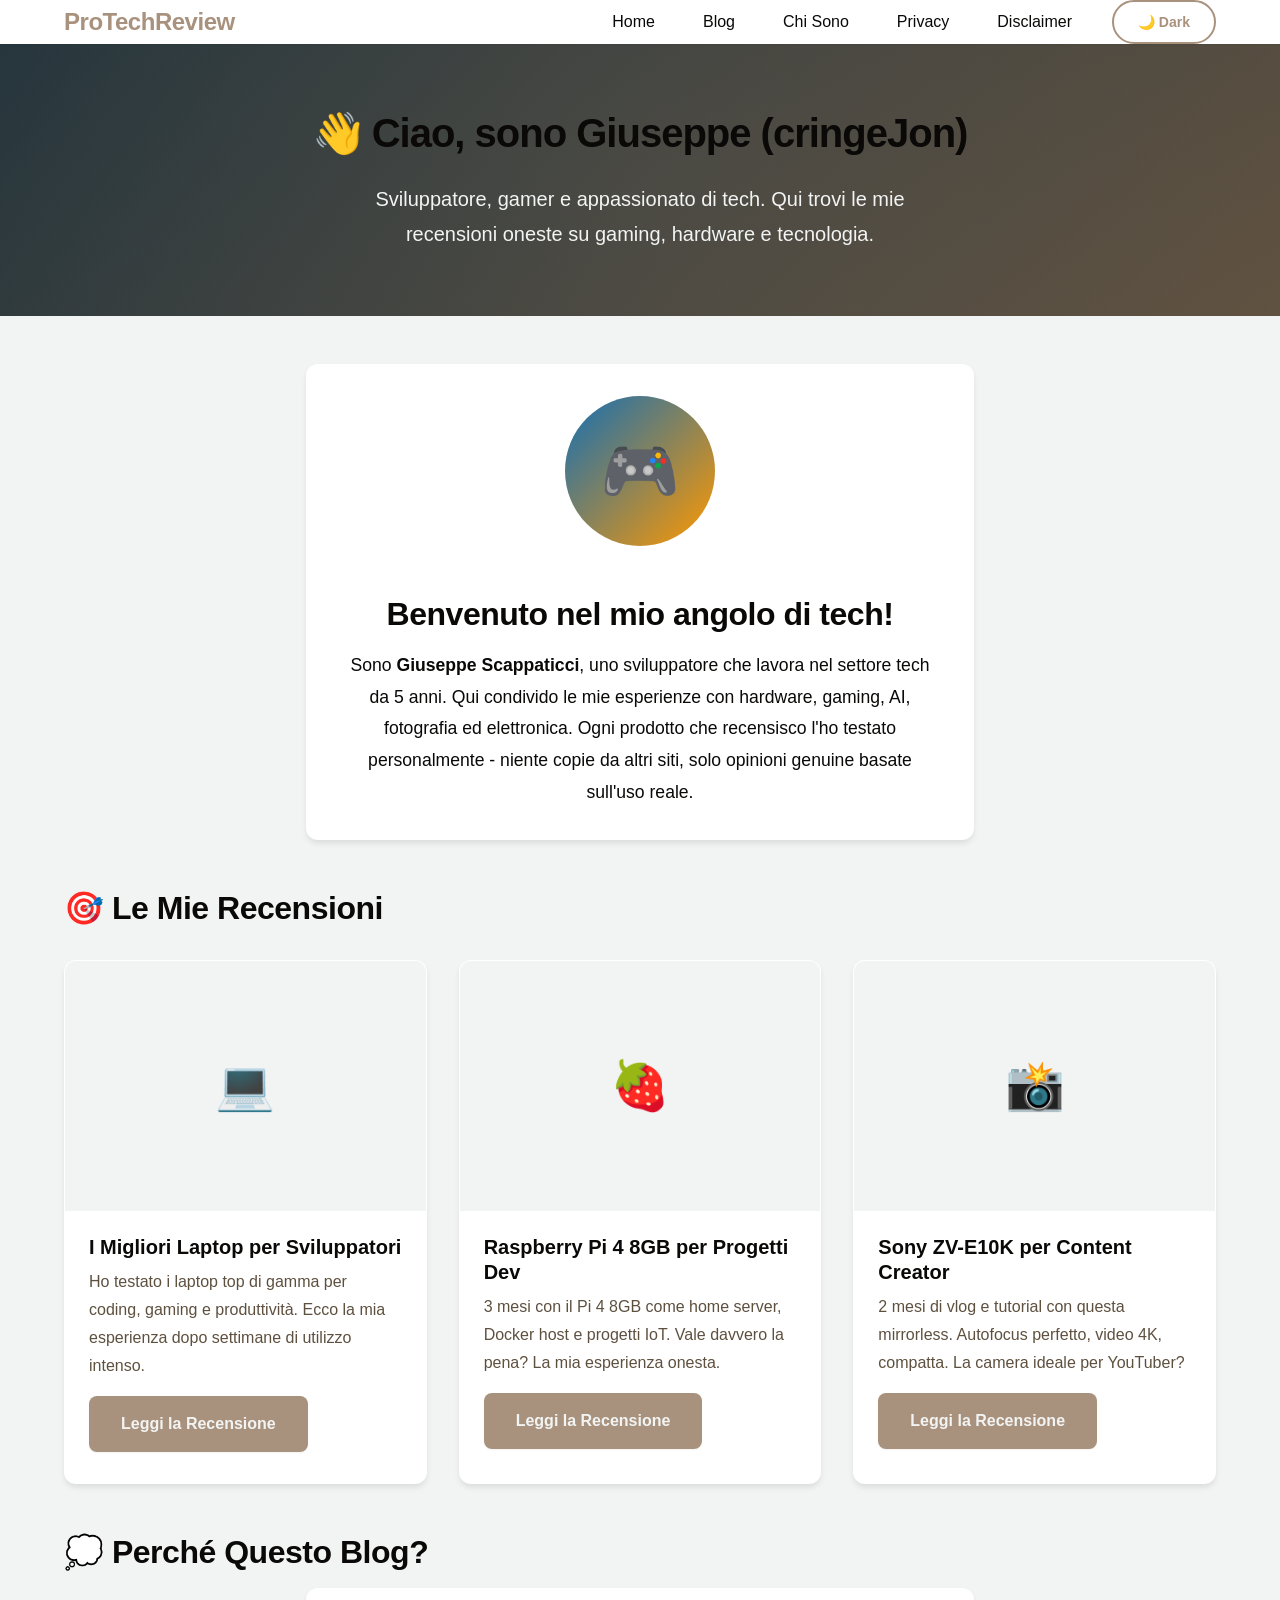
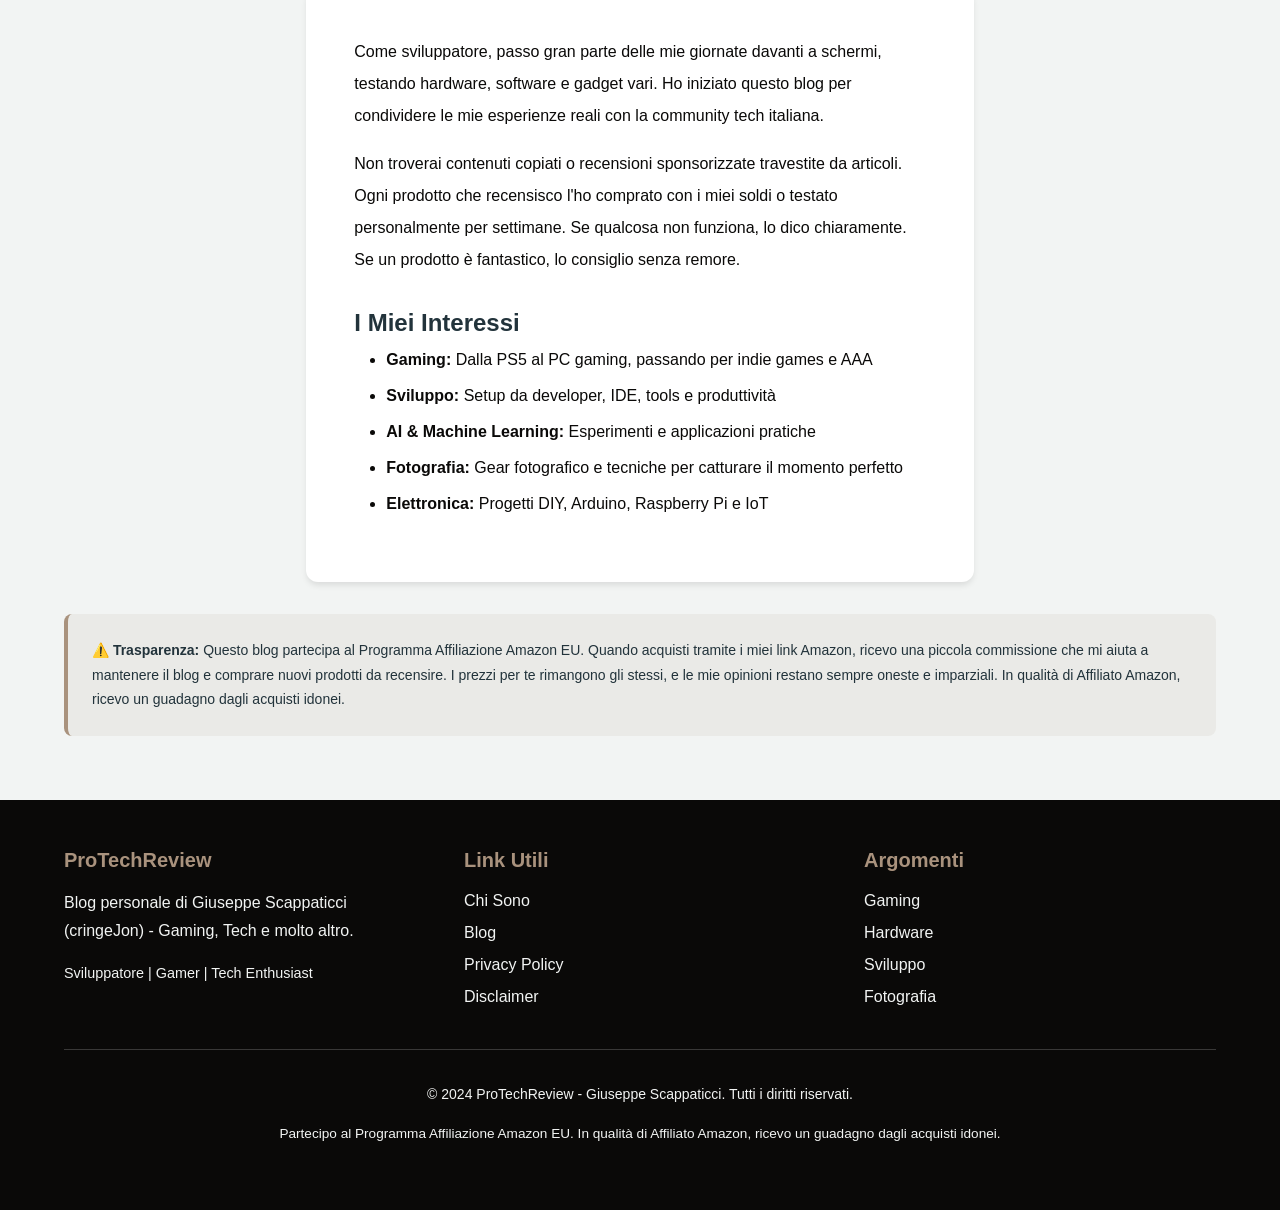
<file: index.html>
<!DOCTYPE html>
<html lang="it">
<head>
    <meta charset="UTF-8">
    <meta name="viewport" content="width=device-width, initial-scale=1.0">
    <meta name="description" content="ProTechReview - Blog personale di Giuseppe Scappaticci (cringeJon) su gaming, tech review, AI e fotografia. Recensioni oneste da uno sviluppatore appassionato.">
    <title>ProTechReview - Gaming & Tech Review by Giuseppe Scappaticci</title>
    <link rel="stylesheet" href="css/style.css">
</head>
<body>
    <header>
        <nav class="container">
            <a href="index.html" class="logo">ProTechReview</a>
            <ul class="nav-links">
                <li><a href="index.html">Home</a></li>
                <li><a href="blog.html">Blog</a></li>
                <li><a href="about.html">Chi Sono</a></li>
                <li><a href="privacy.html">Privacy</a></li>
                <li><a href="disclaimer.html">Disclaimer</a></li>
                <li><button id="theme-toggle" class="theme-toggle">🌙 Dark</button></li>
            </ul>
        </nav>
    </header>

    <section class="hero">
        <div class="container">
            <h1>👋 Ciao, sono Giuseppe (cringeJon)</h1>
            <p>Sviluppatore, gamer e appassionato di tech. Qui trovi le mie recensioni oneste su gaming, hardware e tecnologia.</p>
        </div>
    </section>

    <main class="container">
        <!-- Bio Section -->
        <section style="margin-bottom: 3rem;">
            <article style="text-align: center; padding: 2rem;">
                <div style="width: 150px; height: 150px; background: linear-gradient(135deg, #146eb4, #FF9900); border-radius: 50%; margin: 0 auto 1.5rem; display: flex; align-items: center; justify-content: center; font-size: 4rem;">
                    🎮
                </div>
                <h2 style="margin-bottom: 1rem;">Benvenuto nel mio angolo di tech!</h2>
                <p style="max-width: 800px; margin: 0 auto; font-size: 1.1rem; line-height: 1.8;">
                    Sono <strong>Giuseppe Scappaticci</strong>, uno sviluppatore che lavora nel settore tech da 5 anni.
                    Qui condivido le mie esperienze con hardware, gaming, AI, fotografia ed elettronica.
                    Ogni prodotto che recensisco l'ho testato personalmente - niente copie da altri siti,
                    solo opinioni genuine basate sull'uso reale.
                </p>
            </article>
        </section>

        <section>
            <h2>🎯 Le Mie Recensioni</h2>
            <div class="product-grid">
                <div class="product-card">
                    <div class="product-image">💻</div>
                    <div class="product-content">
                        <h3>I Migliori Laptop per Sviluppatori</h3>
                        <p>Ho testato i laptop top di gamma per coding, gaming e produttività. Ecco la mia esperienza dopo settimane di utilizzo intenso.</p>
                        <a href="laptop-professionisti.html" class="btn">Leggi la Recensione</a>
                    </div>
                </div>

                <div class="product-card">
                    <div class="product-image">🍓</div>
                    <div class="product-content">
                        <h3>Raspberry Pi 4 8GB per Progetti Dev</h3>
                        <p>3 mesi con il Pi 4 8GB come home server, Docker host e progetti IoT. Vale davvero la pena? La mia esperienza onesta.</p>
                        <a href="raspberry-pi-4-8gb.html" class="btn">Leggi la Recensione</a>
                    </div>
                </div>

                <div class="product-card">
                    <div class="product-image">📸</div>
                    <div class="product-content">
                        <h3>Sony ZV-E10K per Content Creator</h3>
                        <p>2 mesi di vlog e tutorial con questa mirrorless. Autofocus perfetto, video 4K, compatta. La camera ideale per YouTuber?</p>
                        <a href="sony-zve10k-recensione.html" class="btn">Leggi la Recensione</a>
                    </div>
                </div>
            </div>
        </section>

        <section style="margin-top: 3rem;">
            <h2>💭 Perché Questo Blog?</h2>
            <article>
                <p>
                    Come sviluppatore, passo gran parte delle mie giornate davanti a schermi, testando hardware,
                    software e gadget vari. Ho iniziato questo blog per condividere le mie esperienze reali con
                    la community tech italiana.
                </p>
                <p>
                    Non troverai contenuti copiati o recensioni sponsorizzate travestite da articoli. Ogni prodotto
                    che recensisco l'ho comprato con i miei soldi o testato personalmente per settimane. Se qualcosa
                    non funziona, lo dico chiaramente. Se un prodotto è fantastico, lo consiglio senza remore.
                </p>
                <h3>I Miei Interessi</h3>
                <ul>
                    <li><strong>Gaming:</strong> Dalla PS5 al PC gaming, passando per indie games e AAA</li>
                    <li><strong>Sviluppo:</strong> Setup da developer, IDE, tools e produttività</li>
                    <li><strong>AI & Machine Learning:</strong> Esperimenti e applicazioni pratiche</li>
                    <li><strong>Fotografia:</strong> Gear fotografico e tecniche per catturare il momento perfetto</li>
                    <li><strong>Elettronica:</strong> Progetti DIY, Arduino, Raspberry Pi e IoT</li>
                </ul>
            </article>
        </section>

        <div class="affiliate-notice">
            <strong>⚠️ Trasparenza:</strong> Questo blog partecipa al Programma Affiliazione Amazon EU.
            Quando acquisti tramite i miei link Amazon, ricevo una piccola commissione che mi aiuta a
            mantenere il blog e comprare nuovi prodotti da recensire. I prezzi per te rimangono gli stessi,
            e le mie opinioni restano sempre oneste e imparziali. In qualità di Affiliato Amazon,
            ricevo un guadagno dagli acquisti idonei.
        </div>
    </main>

    <footer>
        <div class="container">
            <div class="footer-content">
                <div class="footer-section">
                    <h3>ProTechReview</h3>
                    <p>Blog personale di Giuseppe Scappaticci (cringeJon) - Gaming, Tech e molto altro.</p>
                    <p style="margin-top: 1rem; font-size: 0.9rem;">Sviluppatore | Gamer | Tech Enthusiast</p>
                </div>
                <div class="footer-section">
                    <h3>Link Utili</h3>
                    <ul>
                        <li><a href="about.html">Chi Sono</a></li>
                        <li><a href="blog.html">Blog</a></li>
                        <li><a href="privacy.html">Privacy Policy</a></li>
                        <li><a href="disclaimer.html">Disclaimer</a></li>
                    </ul>
                </div>
                <div class="footer-section">
                    <h3>Argomenti</h3>
                    <ul>
                        <li><a href="blog.html">Gaming</a></li>
                        <li><a href="blog.html">Hardware</a></li>
                        <li><a href="blog.html">Sviluppo</a></li>
                        <li><a href="blog.html">Fotografia</a></li>
                    </ul>
                </div>
            </div>
            <div class="footer-bottom">
                <p>&copy; 2024 ProTechReview - Giuseppe Scappaticci. Tutti i diritti riservati.</p>
                <p style="margin-top: 0.5rem; font-size: 0.85rem;">
                    Partecipo al Programma Affiliazione Amazon EU. In qualità di Affiliato Amazon,
                    ricevo un guadagno dagli acquisti idonei.
                </p>
            </div>
        </div>
    </footer>

    <button id="scroll-to-top" class="scroll-to-top" aria-label="Torna su">↑</button>
    <script src="js/main.js"></script>
</body>
</html>
</file>
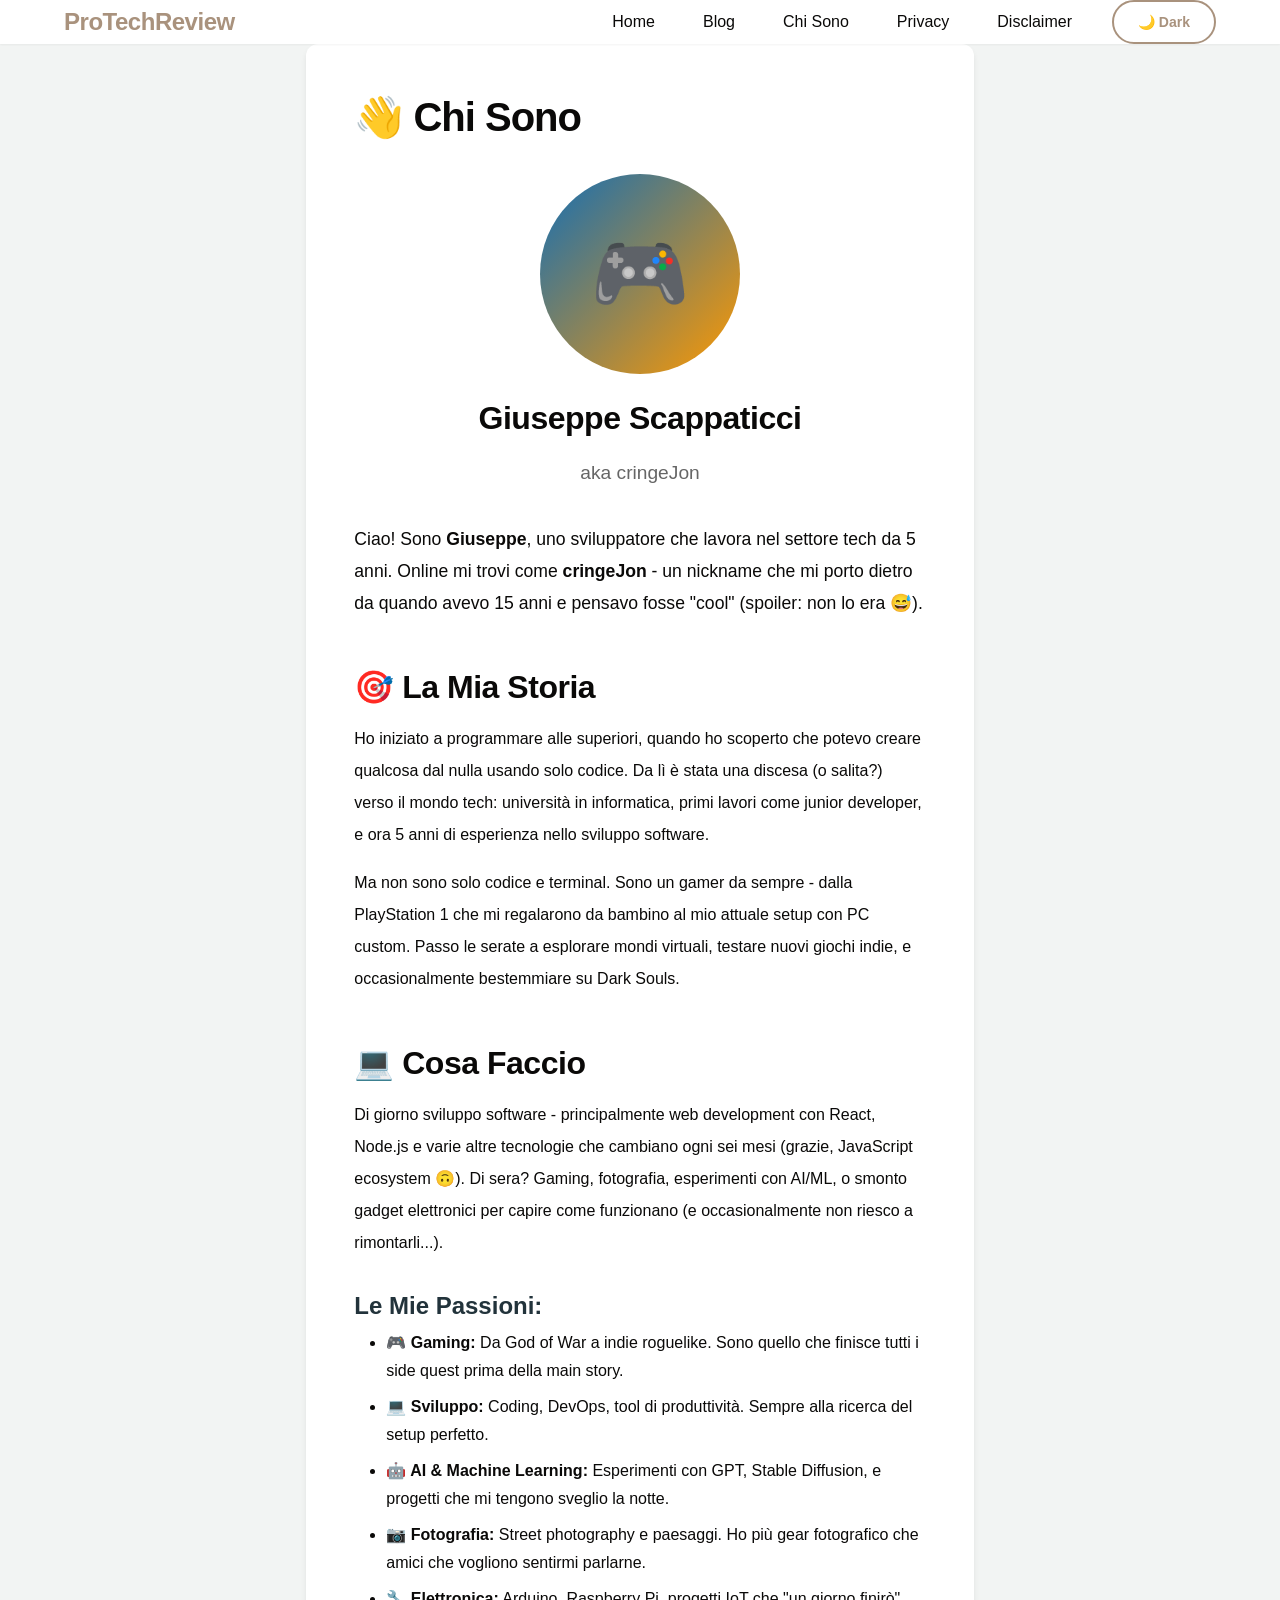
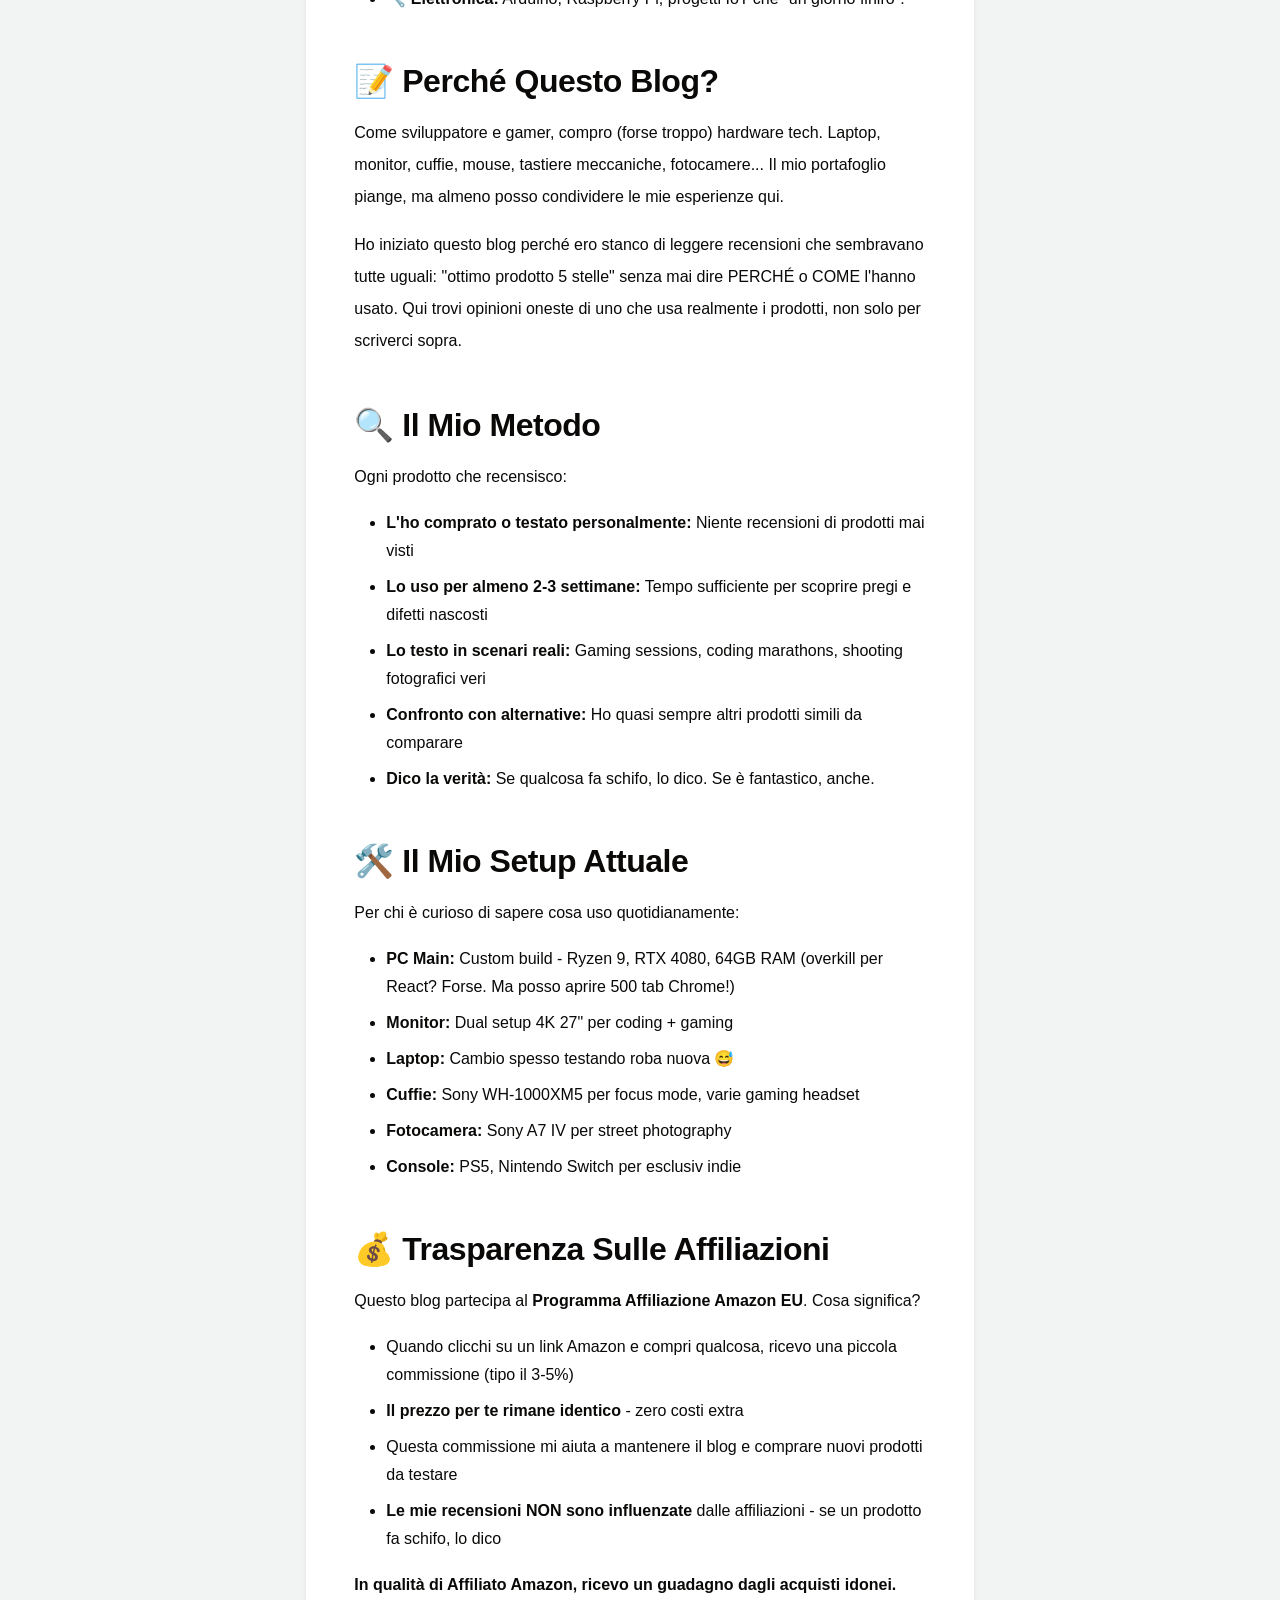
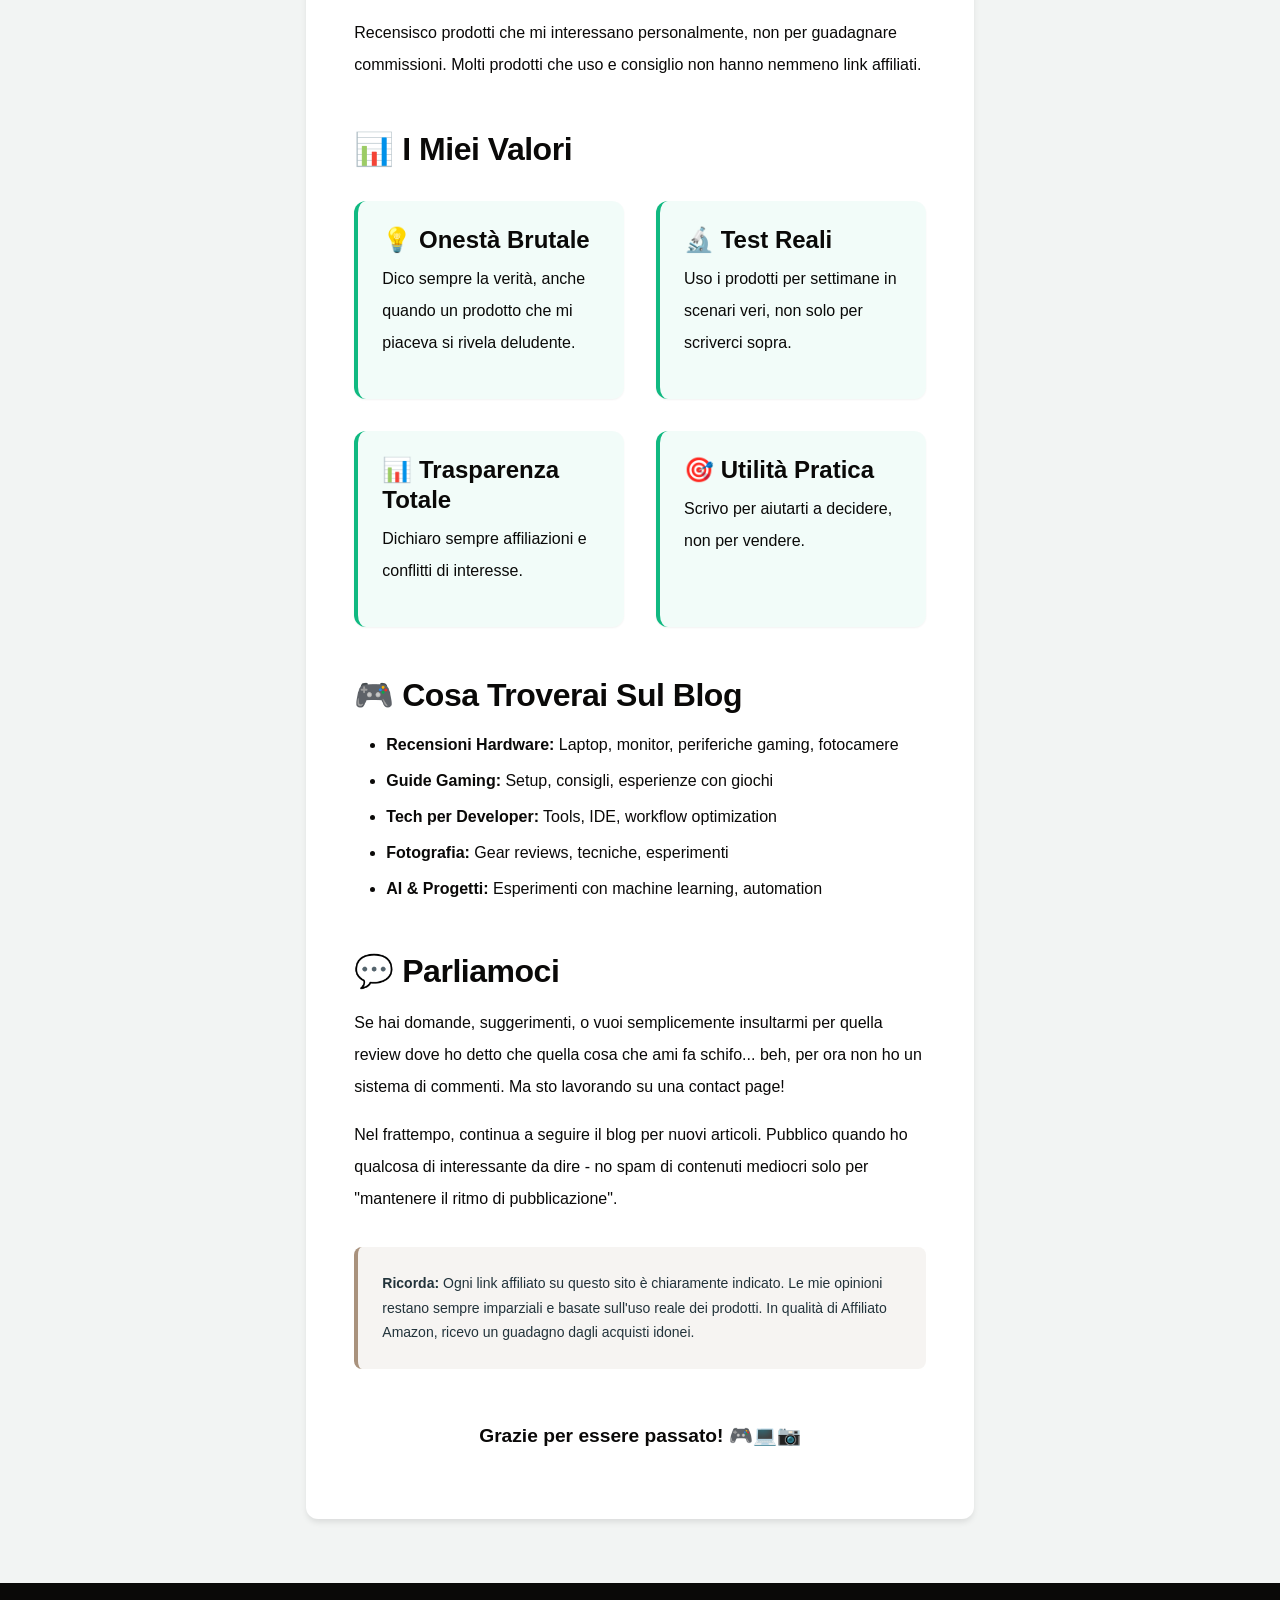
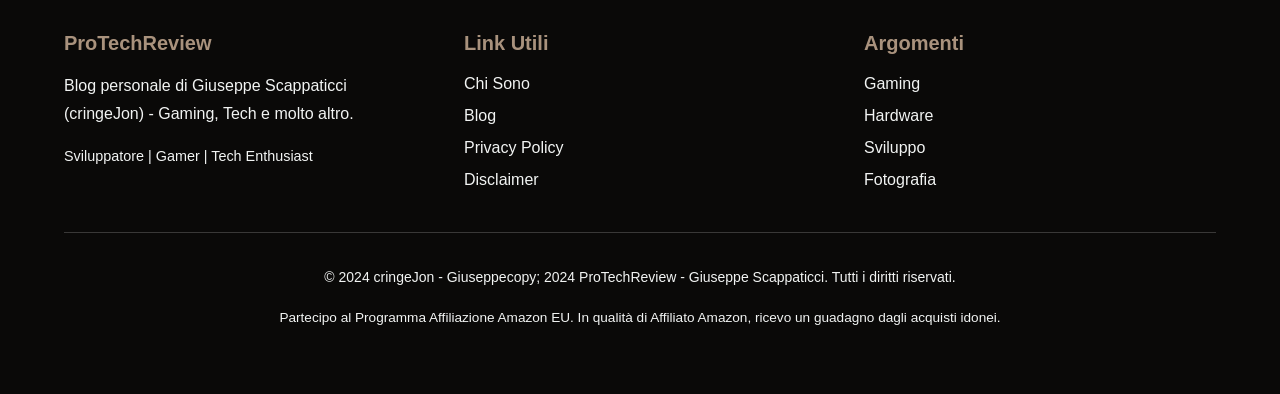
<file: about.html>
<!DOCTYPE html>
<html lang="it">
<head>
    <meta charset="UTF-8">
    <meta name="viewport" content="width=device-width, initial-scale=1.0">
    <meta name="description" content="Chi sono - Giuseppe Scappaticci (cringeJon), sviluppatore e appassionato di gaming, tech, AI e fotografia.">
    <title>Chi Sono - ProTechReview</title>
    <link rel="stylesheet" href="css/style.css">
</head>
<body>
    <header>
        <nav class="container">
            <a href="index.html" class="logo">ProTechReview</a>
            <ul class="nav-links">
                <li><a href="index.html">Home</a></li>
                <li><a href="blog.html">Blog</a></li>
                <li><a href="about.html">Chi Sono</a></li>
                <li><a href="privacy.html">Privacy</a></li>
                <li><a href="disclaimer.html">Disclaimer</a></li>
                <li><button id="theme-toggle" class="theme-toggle">🌙 Dark</button></li>
            </ul>
        </nav>
    </header>

    <main class="container">
        <article>
            <h1>👋 Chi Sono</h1>

            <div style="text-align: center; margin: 2rem 0;">
                <div style="width: 200px; height: 200px; background: linear-gradient(135deg, #146eb4, #FF9900); border-radius: 50%; margin: 0 auto; display: flex; align-items: center; justify-content: center; font-size: 5rem;">
                    🎮
                </div>
                <h2 style="margin-top: 1.5rem;">Giuseppe Scappaticci</h2>
                <p style="font-size: 1.2rem; color: #666;">aka cringeJon</p>
            </div>

            <p style="font-size: 1.1rem; line-height: 1.8;">
                Ciao! Sono <strong>Giuseppe</strong>, uno sviluppatore che lavora nel settore tech da 5 anni.
                Online mi trovi come <strong>cringeJon</strong> - un nickname che mi porto dietro da quando
                avevo 15 anni e pensavo fosse "cool" (spoiler: non lo era 😅).
            </p>

            <h2>🎯 La Mia Storia</h2>
            <p>
                Ho iniziato a programmare alle superiori, quando ho scoperto che potevo creare qualcosa dal
                nulla usando solo codice. Da lì è stata una discesa (o salita?) verso il mondo tech: università
                in informatica, primi lavori come junior developer, e ora 5 anni di esperienza nello sviluppo software.
            </p>
            <p>
                Ma non sono solo codice e terminal. Sono un gamer da sempre - dalla PlayStation 1 che mi regalarono
                da bambino al mio attuale setup con PC custom. Passo le serate a esplorare mondi virtuali, testare
                nuovi giochi indie, e occasionalmente bestemmiare su Dark Souls.
            </p>

            <h2>💻 Cosa Faccio</h2>
            <p>
                Di giorno sviluppo software - principalmente web development con React, Node.js e varie altre
                tecnologie che cambiano ogni sei mesi (grazie, JavaScript ecosystem 🙃). Di sera? Gaming,
                fotografia, esperimenti con AI/ML, o smonto gadget elettronici per capire come funzionano
                (e occasionalmente non riesco a rimontarli...).
            </p>

            <h3>Le Mie Passioni:</h3>
            <ul>
                <li><strong>🎮 Gaming:</strong> Da God of War a indie roguelike. Sono quello che finisce tutti i side quest prima della main story.</li>
                <li><strong>💻 Sviluppo:</strong> Coding, DevOps, tool di produttività. Sempre alla ricerca del setup perfetto.</li>
                <li><strong>🤖 AI & Machine Learning:</strong> Esperimenti con GPT, Stable Diffusion, e progetti che mi tengono sveglio la notte.</li>
                <li><strong>📷 Fotografia:</strong> Street photography e paesaggi. Ho più gear fotografico che amici che vogliono sentirmi parlarne.</li>
                <li><strong>🔧 Elettronica:</strong> Arduino, Raspberry Pi, progetti IoT che "un giorno finirò".</li>
            </ul>

            <h2>📝 Perché Questo Blog?</h2>
            <p>
                Come sviluppatore e gamer, compro (forse troppo) hardware tech. Laptop, monitor, cuffie, mouse,
                tastiere meccaniche, fotocamere... Il mio portafoglio piange, ma almeno posso condividere le
                mie esperienze qui.
            </p>
            <p>
                Ho iniziato questo blog perché ero stanco di leggere recensioni che sembravano tutte uguali:
                "ottimo prodotto 5 stelle" senza mai dire PERCHÉ o COME l'hanno usato. Qui trovi opinioni oneste
                di uno che usa realmente i prodotti, non solo per scriverci sopra.
            </p>

            <h2>🔍 Il Mio Metodo</h2>
            <p>
                Ogni prodotto che recensisco:
            </p>
            <ul>
                <li><strong>L'ho comprato o testato personalmente:</strong> Niente recensioni di prodotti mai visti</li>
                <li><strong>Lo uso per almeno 2-3 settimane:</strong> Tempo sufficiente per scoprire pregi e difetti nascosti</li>
                <li><strong>Lo testo in scenari reali:</strong> Gaming sessions, coding marathons, shooting fotografici veri</li>
                <li><strong>Confronto con alternative:</strong> Ho quasi sempre altri prodotti simili da comparare</li>
                <li><strong>Dico la verità:</strong> Se qualcosa fa schifo, lo dico. Se è fantastico, anche.</li>
            </ul>

            <h2>🛠️ Il Mio Setup Attuale</h2>
            <p>
                Per chi è curioso di sapere cosa uso quotidianamente:
            </p>
            <ul>
                <li><strong>PC Main:</strong> Custom build - Ryzen 9, RTX 4080, 64GB RAM (overkill per React? Forse. Ma posso aprire 500 tab Chrome!)</li>
                <li><strong>Monitor:</strong> Dual setup 4K 27" per coding + gaming</li>
                <li><strong>Laptop:</strong> Cambio spesso testando roba nuova 😅</li>
                <li><strong>Cuffie:</strong> Sony WH-1000XM5 per focus mode, varie gaming headset</li>
                <li><strong>Fotocamera:</strong> Sony A7 IV per street photography</li>
                <li><strong>Console:</strong> PS5, Nintendo Switch per esclusiv indie</li>
            </ul>

            <h2>💰 Trasparenza Sulle Affiliazioni</h2>
            <p>
                Questo blog partecipa al <strong>Programma Affiliazione Amazon EU</strong>. Cosa significa?
            </p>
            <ul>
                <li>Quando clicchi su un link Amazon e compri qualcosa, ricevo una piccola commissione (tipo il 3-5%)</li>
                <li><strong>Il prezzo per te rimane identico</strong> - zero costi extra</li>
                <li>Questa commissione mi aiuta a mantenere il blog e comprare nuovi prodotti da testare</li>
                <li><strong>Le mie recensioni NON sono influenzate</strong> dalle affiliazioni - se un prodotto fa schifo, lo dico</li>
            </ul>

            <p>
                <strong>In qualità di Affiliato Amazon, ricevo un guadagno dagli acquisti idonei.</strong>
            </p>

            <p>
                Recensisco prodotti che mi interessano personalmente, non per guadagnare commissioni. Molti prodotti
                che uso e consiglio non hanno nemmeno link affiliati.
            </p>

            <h2>📊 I Miei Valori</h2>
            <div class="pros-cons">
                <div class="pros">
                    <h3>💡 Onestà Brutale</h3>
                    <p>Dico sempre la verità, anche quando un prodotto che mi piaceva si rivela deludente.</p>
                </div>
                <div class="pros">
                    <h3>🔬 Test Reali</h3>
                    <p>Uso i prodotti per settimane in scenari veri, non solo per scriverci sopra.</p>
                </div>
            </div>
            <div class="pros-cons">
                <div class="pros">
                    <h3>📊 Trasparenza Totale</h3>
                    <p>Dichiaro sempre affiliazioni e conflitti di interesse.</p>
                </div>
                <div class="pros">
                    <h3>🎯 Utilità Pratica</h3>
                    <p>Scrivo per aiutarti a decidere, non per vendere.</p>
                </div>
            </div>

            <h2>🎮 Cosa Troverai Sul Blog</h2>
            <ul>
                <li><strong>Recensioni Hardware:</strong> Laptop, monitor, periferiche gaming, fotocamere</li>
                <li><strong>Guide Gaming:</strong> Setup, consigli, esperienze con giochi</li>
                <li><strong>Tech per Developer:</strong> Tools, IDE, workflow optimization</li>
                <li><strong>Fotografia:</strong> Gear reviews, tecniche, esperimenti</li>
                <li><strong>AI & Progetti:</strong> Esperimenti con machine learning, automation</li>
            </ul>

            <h2>💬 Parliamoci</h2>
            <p>
                Se hai domande, suggerimenti, o vuoi semplicemente insultarmi per quella review dove ho detto
                che quella cosa che ami fa schifo... beh, per ora non ho un sistema di commenti. Ma sto lavorando
                su una contact page!
            </p>

            <p>
                Nel frattempo, continua a seguire il blog per nuovi articoli. Pubblico quando ho qualcosa di
                interessante da dire - no spam di contenuti mediocri solo per "mantenere il ritmo di pubblicazione".
            </p>

            <div class="affiliate-notice">
                <strong>Ricorda:</strong> Ogni link affiliato su questo sito è chiaramente indicato. Le mie opinioni
                restano sempre imparziali e basate sull'uso reale dei prodotti. In qualità di Affiliato Amazon,
                ricevo un guadagno dagli acquisti idonei.
            </div>

            <p style="text-align: center; margin-top: 3rem; font-size: 1.2rem;">
                <strong>Grazie per essere passato! 🎮💻📷</strong>
            </p>
        </article>
    </main>

    <footer>
        <div class="container">
            <div class="footer-content">
                <div class="footer-section">
                    <h3>ProTechReview</h3>
                    <p>Blog personale di Giuseppe Scappaticci (cringeJon) - Gaming, Tech e molto altro.</p>
                    <p style="margin-top: 1rem; font-size: 0.9rem;">Sviluppatore | Gamer | Tech Enthusiast</p>
                </div>
                <div class="footer-section">
                    <h3>Link Utili</h3>
                    <ul>
                        <li><a href="about.html">Chi Sono</a></li>
                        <li><a href="blog.html">Blog</a></li>
                        <li><a href="privacy.html">Privacy Policy</a></li>
                        <li><a href="disclaimer.html">Disclaimer</a></li>
                    </ul>
                </div>
                <div class="footer-section">
                    <h3>Argomenti</h3>
                    <ul>
                        <li><a href="blog.html">Gaming</a></li>
                        <li><a href="blog.html">Hardware</a></li>
                        <li><a href="blog.html">Sviluppo</a></li>
                        <li><a href="blog.html">Fotografia</a></li>
                    </ul>
                </div>
            </div>
            <div class="footer-bottom">
                <p>&copy; 2024 cringeJon - Giuseppecopy; 2024 ProTechReview - Giuseppe Scappaticci. Tutti i diritti riservati.</p>
                <p style="margin-top: 0.5rem; font-size: 0.85rem;">
                    Partecipo al Programma Affiliazione Amazon EU. In qualità di Affiliato Amazon,
                    ricevo un guadagno dagli acquisti idonei.
                </p>
            </div>
        </div>
    </footer>

    <button id="scroll-to-top" class="scroll-to-top" aria-label="Torna su">↑</button>
    <script src="js/main.js"></script>
</body>
</html>
</file>
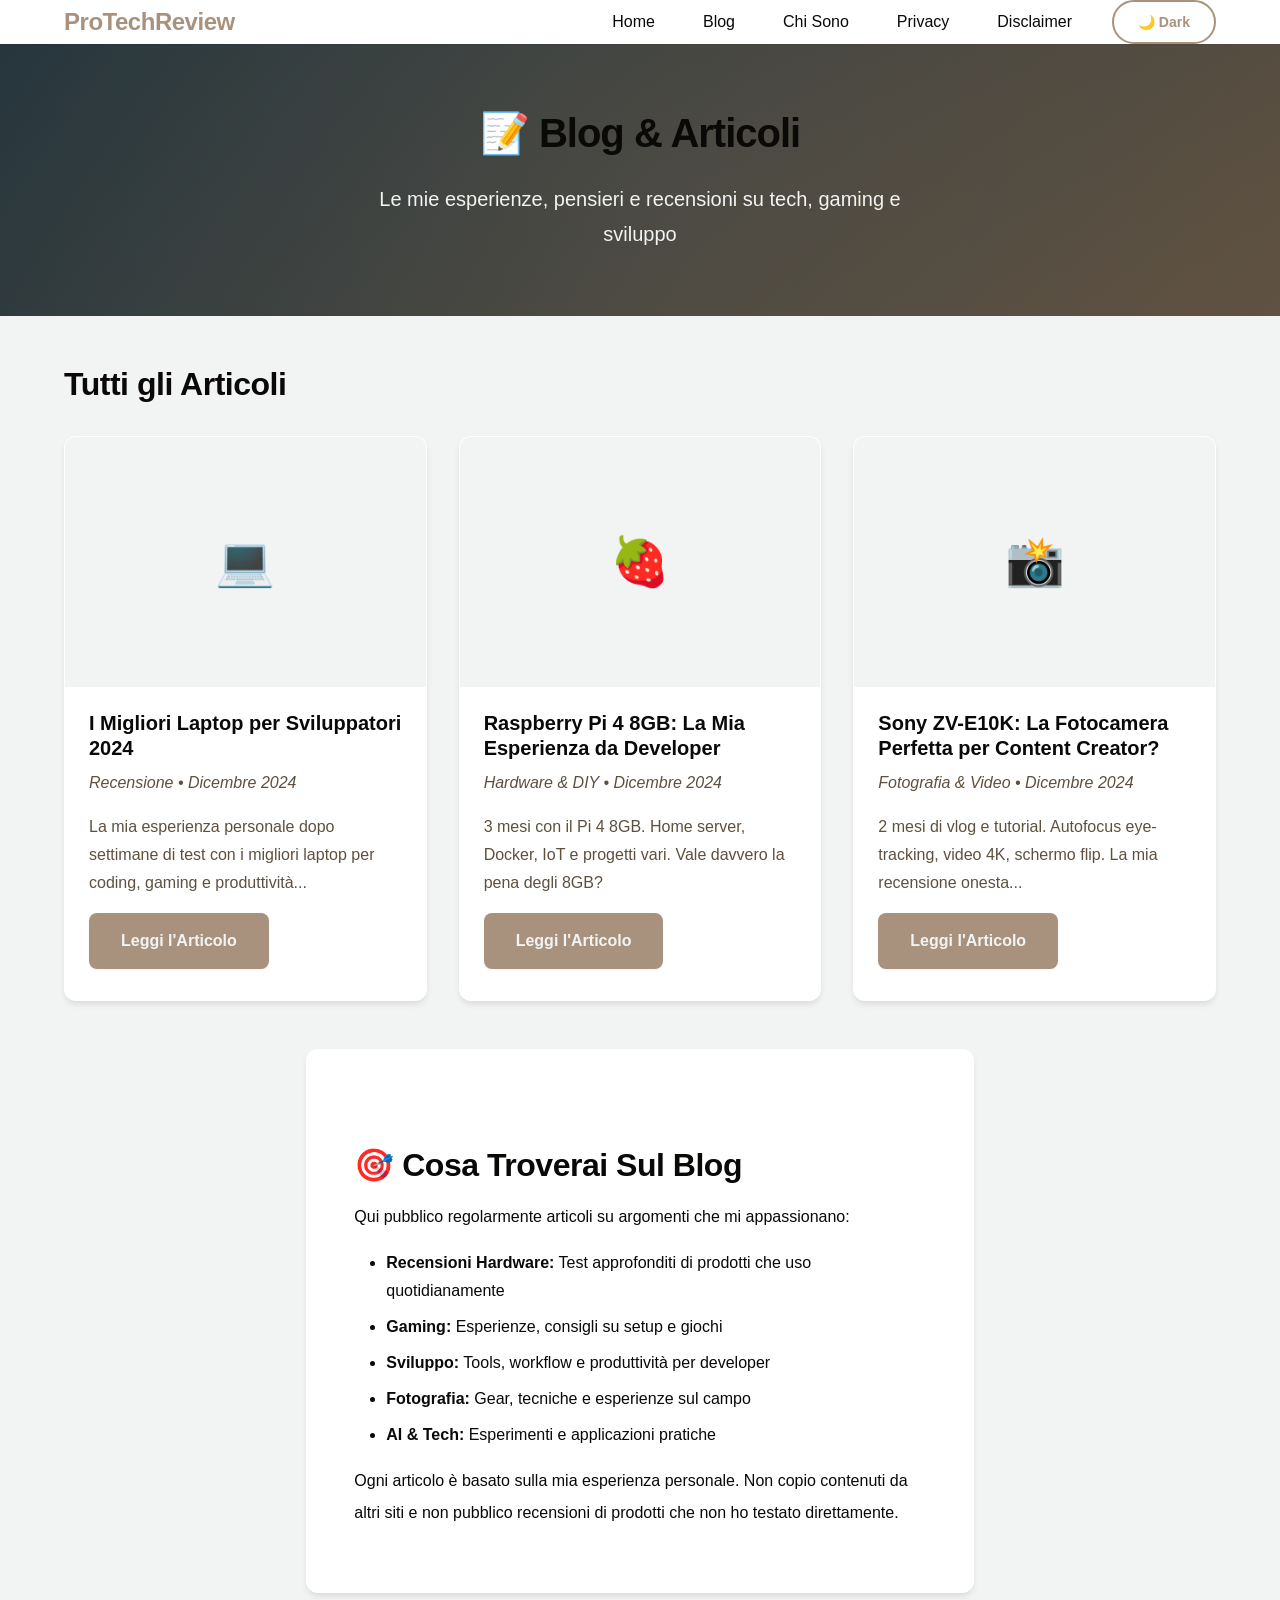
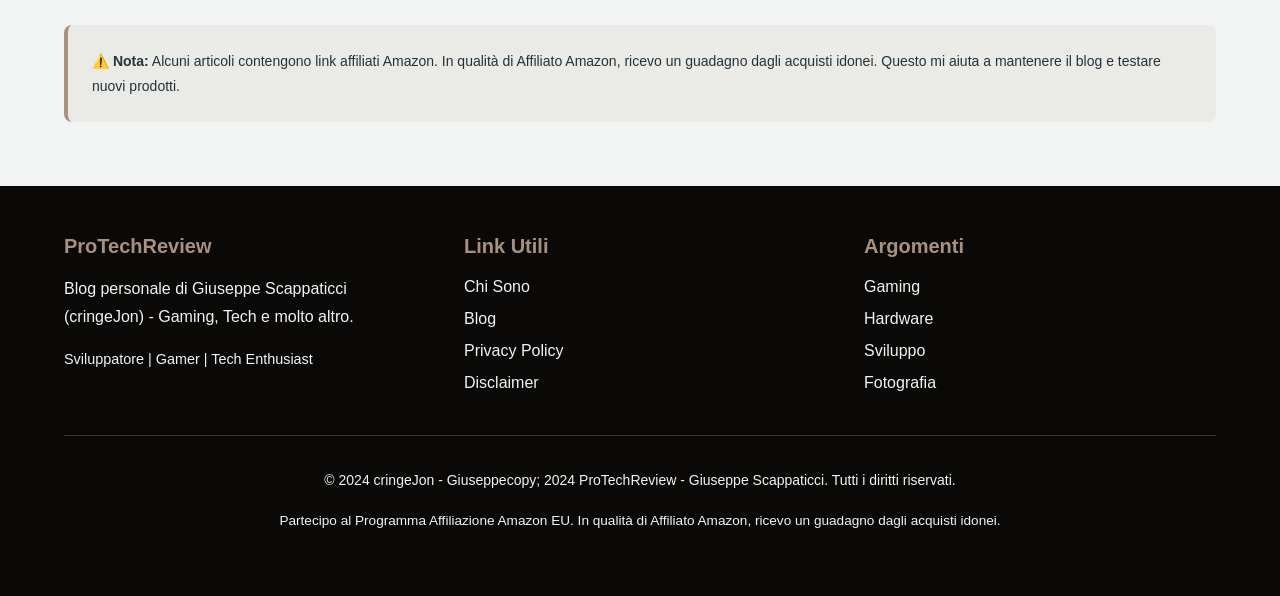
<file: blog.html>
<!DOCTYPE html>
<html lang="it">
<head>
    <meta charset="UTF-8">
    <meta name="viewport" content="width=device-width, initial-scale=1.0">
    <meta name="description" content="Blog di ProTechReview - Articoli su gaming, tech, sviluppo e fotografia da Giuseppe Scappaticci">
    <title>Blog - ProTechReview</title>
    <link rel="stylesheet" href="css/style.css">
</head>
<body>
    <header>
        <nav class="container">
            <a href="index.html" class="logo">ProTechReview</a>
            <ul class="nav-links">
                <li><a href="index.html">Home</a></li>
                <li><a href="blog.html">Blog</a></li>
                <li><a href="about.html">Chi Sono</a></li>
                <li><a href="privacy.html">Privacy</a></li>
                <li><a href="disclaimer.html">Disclaimer</a></li>
                <li><button id="theme-toggle" class="theme-toggle">🌙 Dark</button></li>
            </ul>
        </nav>
    </header>

    <section class="hero">
        <div class="container">
            <h1>📝 Blog & Articoli</h1>
            <p>Le mie esperienze, pensieri e recensioni su tech, gaming e sviluppo</p>
        </div>
    </section>

    <main class="container">
        <section>
            <h2>Tutti gli Articoli</h2>

            <div class="product-grid">
                <!-- Articolo 1 -->
                <div class="product-card">
                    <div class="product-image">💻</div>
                    <div class="product-content">
                        <h3>I Migliori Laptop per Sviluppatori 2024</h3>
                        <p><em>Recensione • Dicembre 2024</em></p>
                        <p>La mia esperienza personale dopo settimane di test con i migliori laptop per coding, gaming e produttività...</p>
                        <a href="laptop-professionisti.html" class="btn">Leggi l'Articolo</a>
                    </div>
                </div>

                <!-- Articolo 2 -->
                <div class="product-card">
                    <div class="product-image">🍓</div>
                    <div class="product-content">
                        <h3>Raspberry Pi 4 8GB: La Mia Esperienza da Developer</h3>
                        <p><em>Hardware & DIY • Dicembre 2024</em></p>
                        <p>3 mesi con il Pi 4 8GB. Home server, Docker, IoT e progetti vari. Vale davvero la pena degli 8GB?</p>
                        <a href="raspberry-pi-4-8gb.html" class="btn">Leggi l'Articolo</a>
                    </div>
                </div>

                <!-- Articolo 3 -->
                <div class="product-card">
                    <div class="product-image">📸</div>
                    <div class="product-content">
                        <h3>Sony ZV-E10K: La Fotocamera Perfetta per Content Creator?</h3>
                        <p><em>Fotografia & Video • Dicembre 2024</em></p>
                        <p>2 mesi di vlog e tutorial. Autofocus eye-tracking, video 4K, schermo flip. La mia recensione onesta...</p>
                        <a href="sony-zve10k-recensione.html" class="btn">Leggi l'Articolo</a>
                    </div>
                </div>
            </div>
        </section>

        <section style="margin-top: 3rem;">
            <article>
                <h2>🎯 Cosa Troverai Sul Blog</h2>
                <p>
                    Qui pubblico regolarmente articoli su argomenti che mi appassionano:
                </p>
                <ul>
                    <li><strong>Recensioni Hardware:</strong> Test approfonditi di prodotti che uso quotidianamente</li>
                    <li><strong>Gaming:</strong> Esperienze, consigli su setup e giochi</li>
                    <li><strong>Sviluppo:</strong> Tools, workflow e produttività per developer</li>
                    <li><strong>Fotografia:</strong> Gear, tecniche e esperienze sul campo</li>
                    <li><strong>AI & Tech:</strong> Esperimenti e applicazioni pratiche</li>
                </ul>
                <p>
                    Ogni articolo è basato sulla mia esperienza personale. Non copio contenuti da altri siti e
                    non pubblico recensioni di prodotti che non ho testato direttamente.
                </p>
            </article>
        </section>

        <div class="affiliate-notice">
            <strong>⚠️ Nota:</strong> Alcuni articoli contengono link affiliati Amazon. In qualità di Affiliato Amazon,
            ricevo un guadagno dagli acquisti idonei. Questo mi aiuta a mantenere il blog e testare nuovi prodotti.
        </div>
    </main>

    <footer>
        <div class="container">
            <div class="footer-content">
                <div class="footer-section">
                    <h3>ProTechReview</h3>
                    <p>Blog personale di Giuseppe Scappaticci (cringeJon) - Gaming, Tech e molto altro.</p>
                    <p style="margin-top: 1rem; font-size: 0.9rem;">Sviluppatore | Gamer | Tech Enthusiast</p>
                </div>
                <div class="footer-section">
                    <h3>Link Utili</h3>
                    <ul>
                        <li><a href="about.html">Chi Sono</a></li>
                        <li><a href="blog.html">Blog</a></li>
                        <li><a href="privacy.html">Privacy Policy</a></li>
                        <li><a href="disclaimer.html">Disclaimer</a></li>
                    </ul>
                </div>
                <div class="footer-section">
                    <h3>Argomenti</h3>
                    <ul>
                        <li><a href="blog.html">Gaming</a></li>
                        <li><a href="blog.html">Hardware</a></li>
                        <li><a href="blog.html">Sviluppo</a></li>
                        <li><a href="blog.html">Fotografia</a></li>
                    </ul>
                </div>
            </div>
            <div class="footer-bottom">
                <p>&copy; 2024 cringeJon - Giuseppecopy; 2024 ProTechReview - Giuseppe Scappaticci. Tutti i diritti riservati.</p>
                <p style="margin-top: 0.5rem; font-size: 0.85rem;">
                    Partecipo al Programma Affiliazione Amazon EU. In qualità di Affiliato Amazon,
                    ricevo un guadagno dagli acquisti idonei.
                </p>
            </div>
        </div>
    </footer>

    <button id="scroll-to-top" class="scroll-to-top" aria-label="Torna su">↑</button>
    <script src="js/main.js"></script>
</body>
</html>
</file>
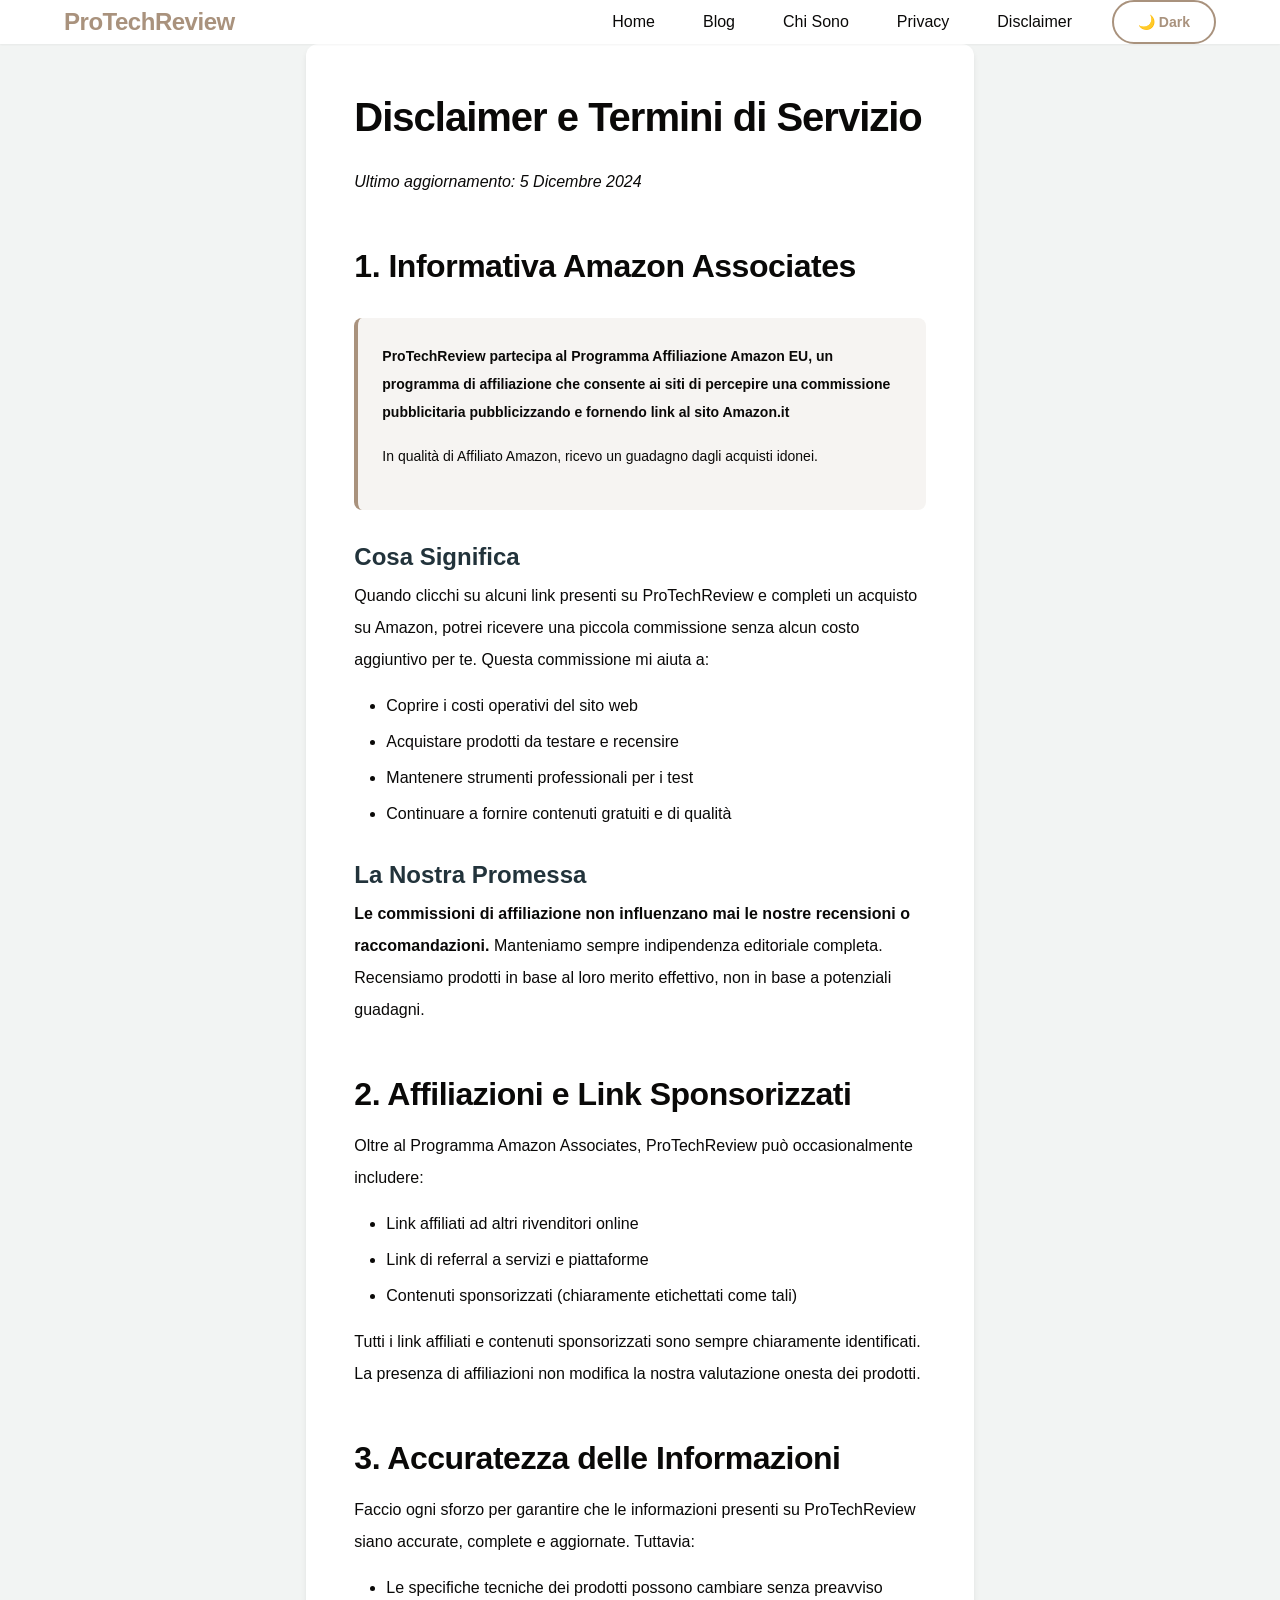
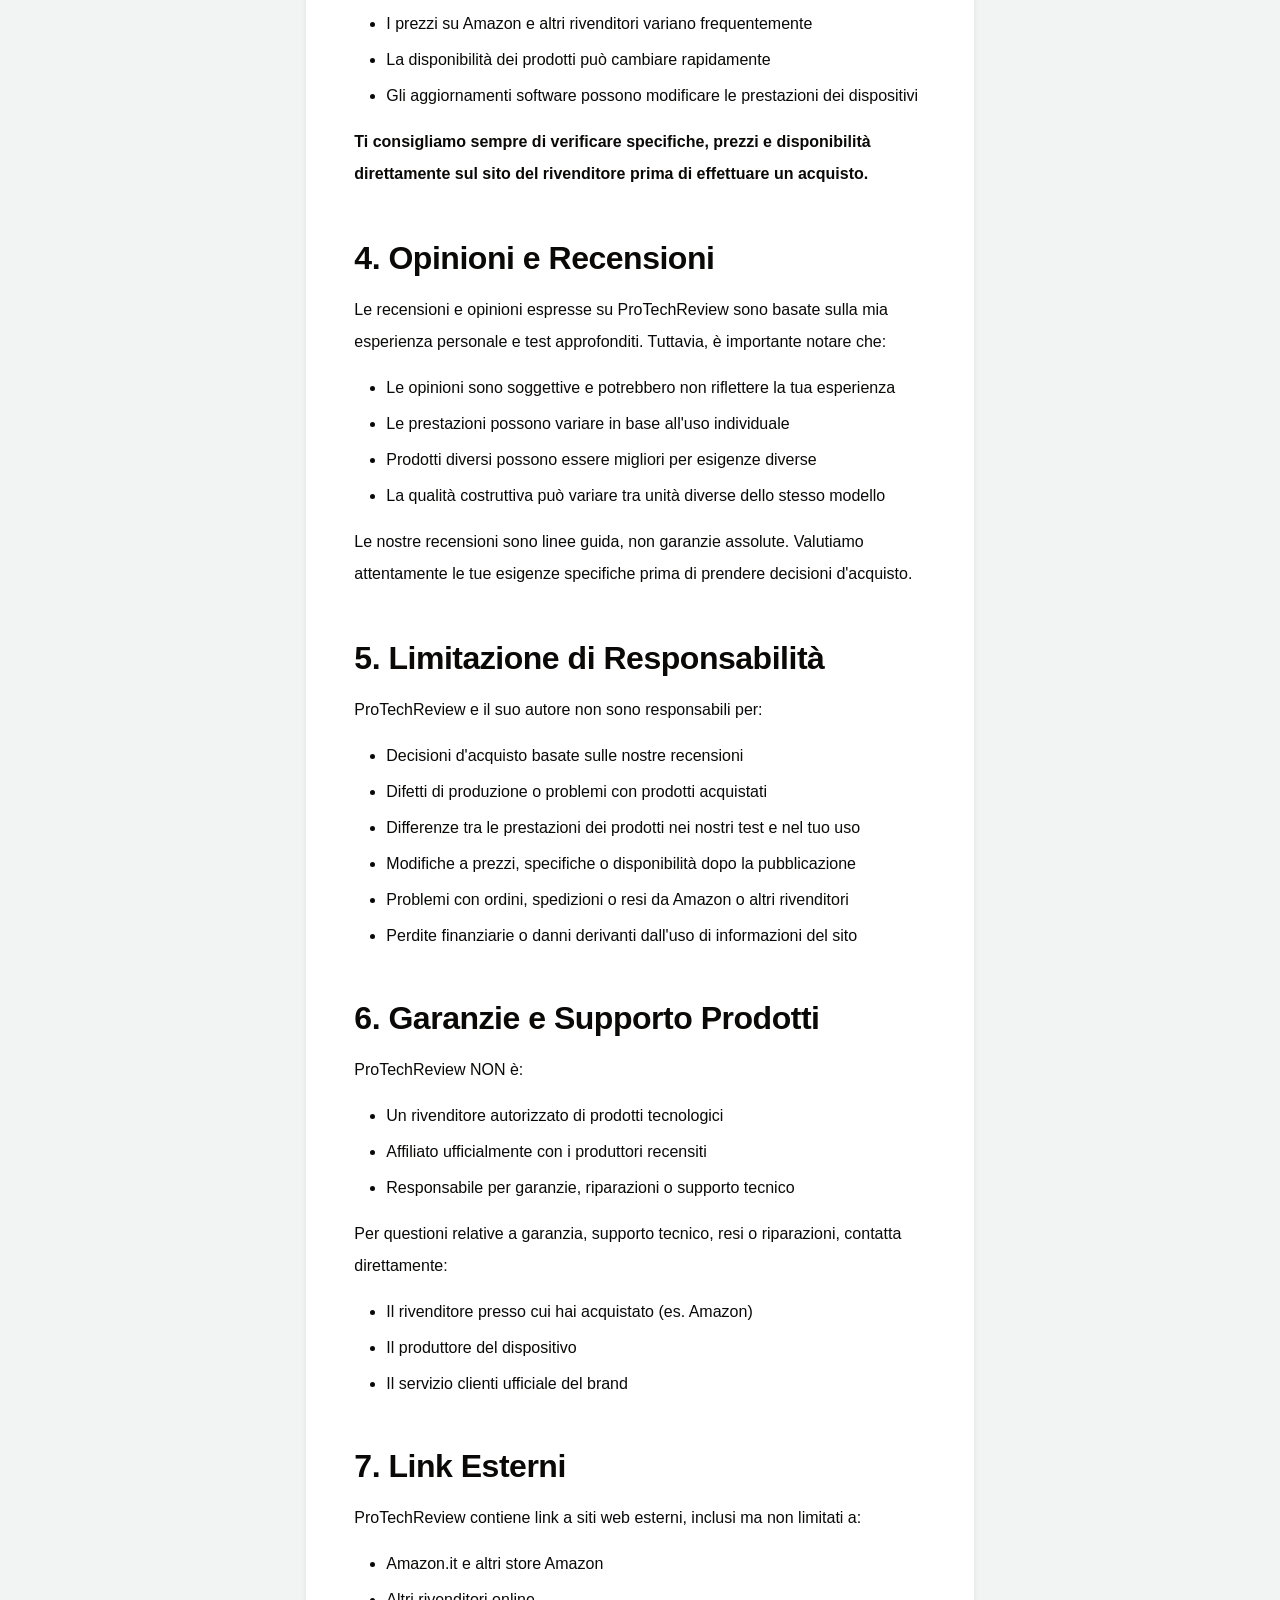
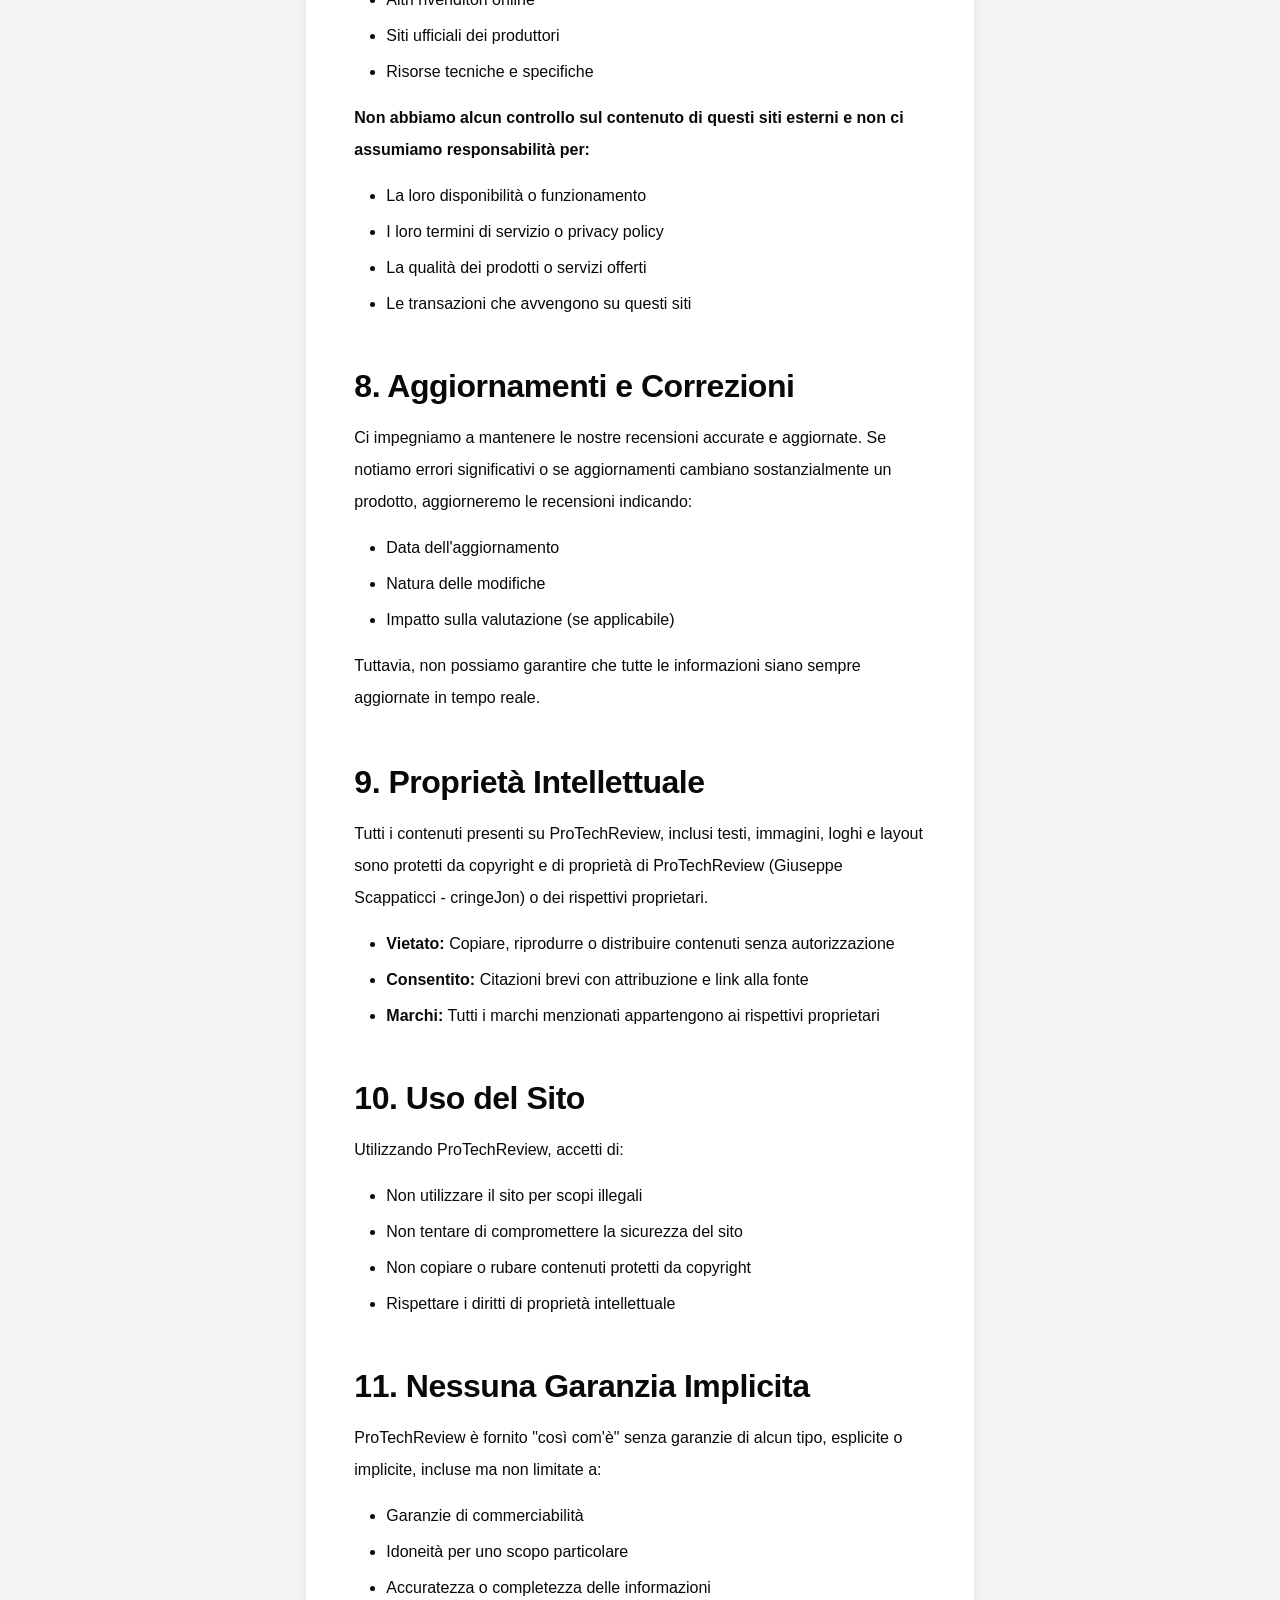
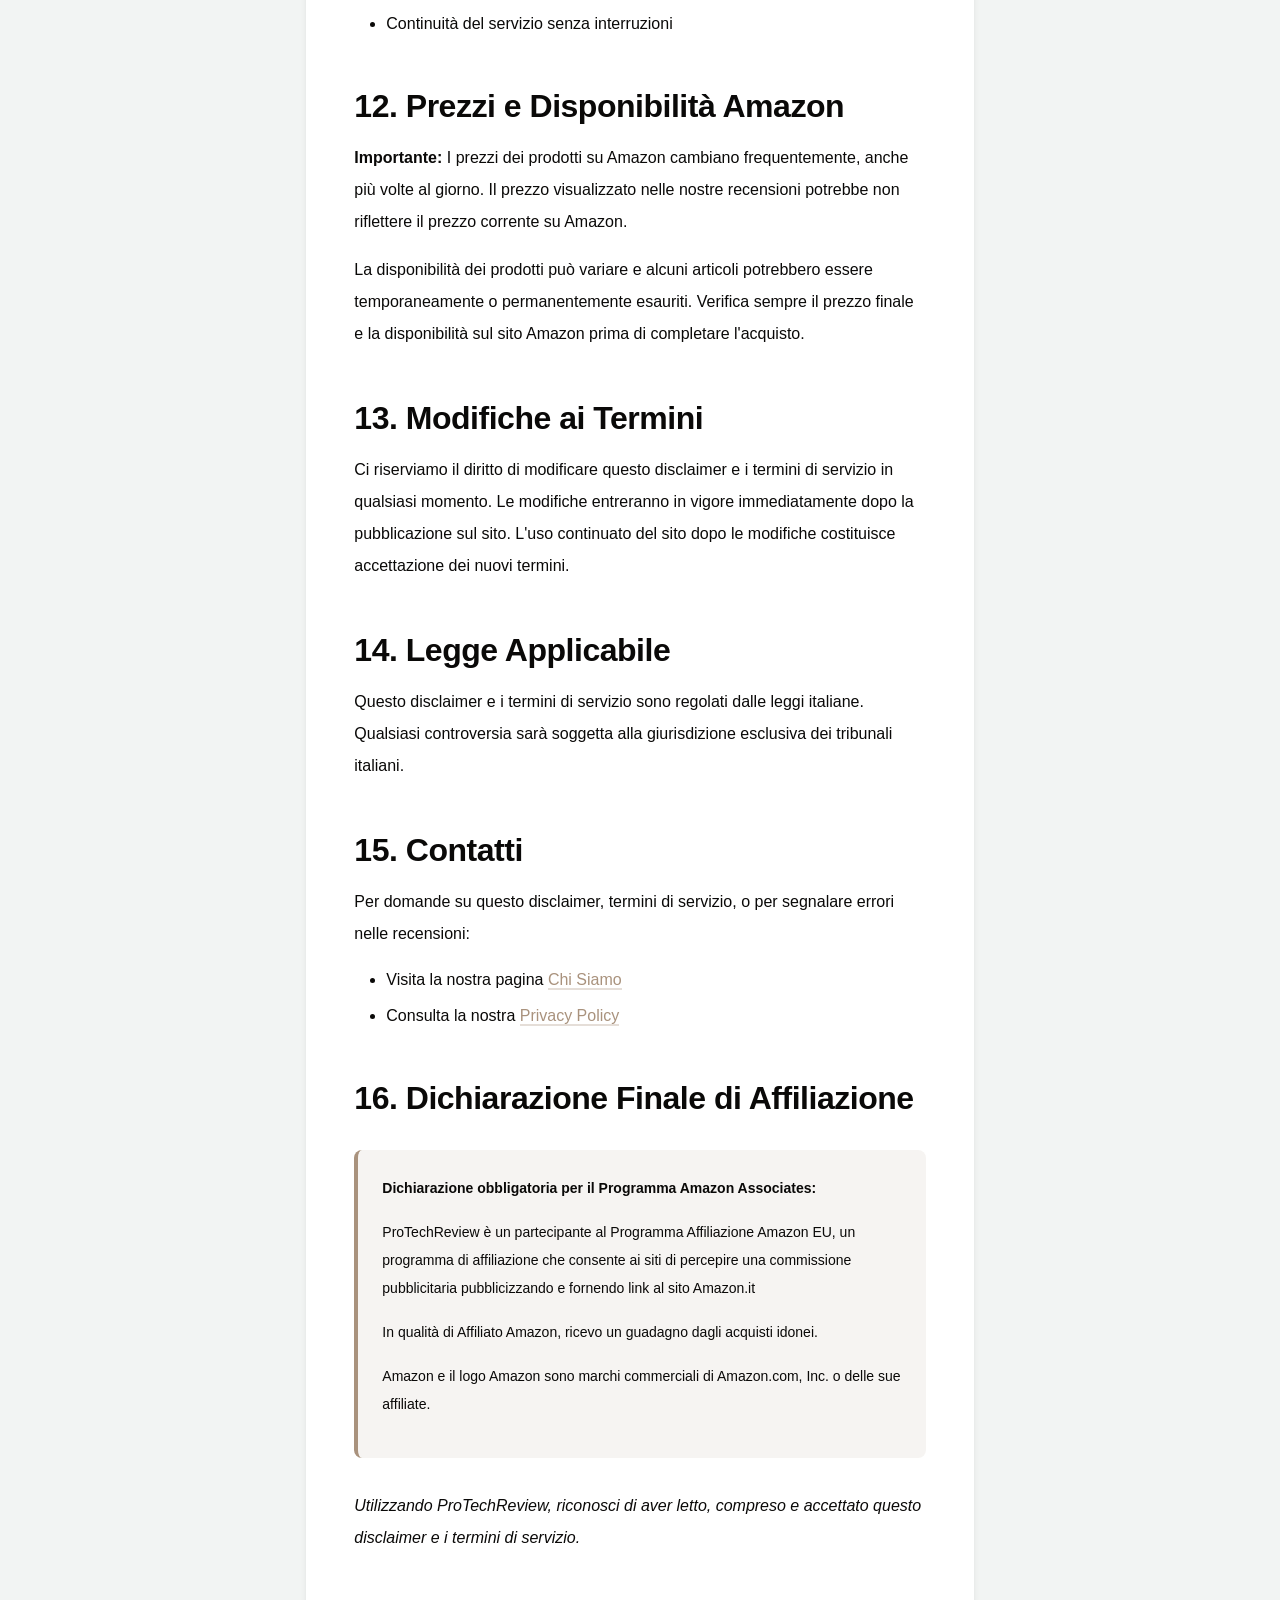
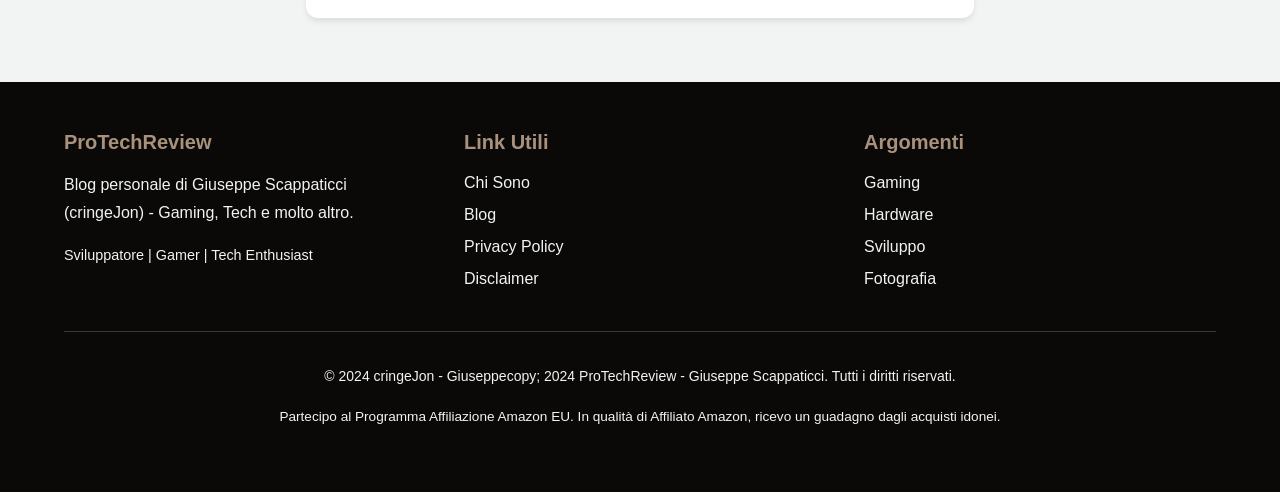
<file: disclaimer.html>
<!DOCTYPE html>
<html lang="it">
<head>
    <meta charset="UTF-8">
    <meta name="viewport" content="width=device-width, initial-scale=1.0">
    <meta name="description" content="Disclaimer e Termini di Servizio - ProTechReview. Informazioni su affiliazioni e limitazioni di responsabilità.">
    <title>Disclaimer e Termini di Servizio - ProTechReview</title>
    <link rel="stylesheet" href="css/style.css">
</head>
<body>
    <header>
        <nav class="container">
            <a href="index.html" class="logo">ProTechReview</a>
            <ul class="nav-links">
                <li><a href="index.html">Home</a></li>
                <li><a href="blog.html">Blog</a></li>
                <li><a href="about.html">Chi Sono</a></li>
                <li><a href="privacy.html">Privacy</a></li>
                <li><a href="disclaimer.html">Disclaimer</a></li>
                <li><button id="theme-toggle" class="theme-toggle">🌙 Dark</button></li>
            </ul>
        </nav>
    </header>

    <main class="container">
        <article>
            <h1>Disclaimer e Termini di Servizio</h1>
            <p><em>Ultimo aggiornamento: 5 Dicembre 2024</em></p>

            <h2>1. Informativa Amazon Associates</h2>
            <div class="affiliate-notice">
                <p>
                    <strong>ProTechReview partecipa al Programma Affiliazione Amazon EU, un programma di affiliazione
                    che consente ai siti di percepire una commissione pubblicitaria pubblicizzando e fornendo link al
                    sito Amazon.it</strong>
                </p>
                <p>
                    In qualità di Affiliato Amazon, ricevo un guadagno dagli acquisti idonei.
                </p>
            </div>

            <h3>Cosa Significa</h3>
            <p>
                Quando clicchi su alcuni link presenti su ProTechReview e completi un acquisto su Amazon, potrei
                ricevere una piccola commissione senza alcun costo aggiuntivo per te. Questa commissione mi aiuta a:
            </p>
            <ul>
                <li>Coprire i costi operativi del sito web</li>
                <li>Acquistare prodotti da testare e recensire</li>
                <li>Mantenere strumenti professionali per i test</li>
                <li>Continuare a fornire contenuti gratuiti e di qualità</li>
            </ul>

            <h3>La Nostra Promessa</h3>
            <p>
                <strong>Le commissioni di affiliazione non influenzano mai le nostre recensioni o raccomandazioni.</strong>
                Manteniamo sempre indipendenza editoriale completa. Recensiamo prodotti in base al loro merito effettivo,
                non in base a potenziali guadagni.
            </p>

            <h2>2. Affiliazioni e Link Sponsorizzati</h2>
            <p>
                Oltre al Programma Amazon Associates, ProTechReview può occasionalmente includere:
            </p>
            <ul>
                <li>Link affiliati ad altri rivenditori online</li>
                <li>Link di referral a servizi e piattaforme</li>
                <li>Contenuti sponsorizzati (chiaramente etichettati come tali)</li>
            </ul>
            <p>
                Tutti i link affiliati e contenuti sponsorizzati sono sempre chiaramente identificati. La presenza di
                affiliazioni non modifica la nostra valutazione onesta dei prodotti.
            </p>

            <h2>3. Accuratezza delle Informazioni</h2>
            <p>
                Faccio ogni sforzo per garantire che le informazioni presenti su ProTechReview siano accurate,
                complete e aggiornate. Tuttavia:
            </p>
            <ul>
                <li>Le specifiche tecniche dei prodotti possono cambiare senza preavviso</li>
                <li>I prezzi su Amazon e altri rivenditori variano frequentemente</li>
                <li>La disponibilità dei prodotti può cambiare rapidamente</li>
                <li>Gli aggiornamenti software possono modificare le prestazioni dei dispositivi</li>
            </ul>
            <p>
                <strong>Ti consigliamo sempre di verificare specifiche, prezzi e disponibilità direttamente sul sito
                del rivenditore prima di effettuare un acquisto.</strong>
            </p>

            <h2>4. Opinioni e Recensioni</h2>
            <p>
                Le recensioni e opinioni espresse su ProTechReview sono basate sulla mia esperienza personale e
                test approfonditi. Tuttavia, è importante notare che:
            </p>
            <ul>
                <li>Le opinioni sono soggettive e potrebbero non riflettere la tua esperienza</li>
                <li>Le prestazioni possono variare in base all'uso individuale</li>
                <li>Prodotti diversi possono essere migliori per esigenze diverse</li>
                <li>La qualità costruttiva può variare tra unità diverse dello stesso modello</li>
            </ul>
            <p>
                Le nostre recensioni sono linee guida, non garanzie assolute. Valutiamo attentamente le tue esigenze
                specifiche prima di prendere decisioni d'acquisto.
            </p>

            <h2>5. Limitazione di Responsabilità</h2>
            <p>
                ProTechReview e il suo autore non sono responsabili per:
            </p>
            <ul>
                <li>Decisioni d'acquisto basate sulle nostre recensioni</li>
                <li>Difetti di produzione o problemi con prodotti acquistati</li>
                <li>Differenze tra le prestazioni dei prodotti nei nostri test e nel tuo uso</li>
                <li>Modifiche a prezzi, specifiche o disponibilità dopo la pubblicazione</li>
                <li>Problemi con ordini, spedizioni o resi da Amazon o altri rivenditori</li>
                <li>Perdite finanziarie o danni derivanti dall'uso di informazioni del sito</li>
            </ul>

            <h2>6. Garanzie e Supporto Prodotti</h2>
            <p>
                ProTechReview NON è:
            </p>
            <ul>
                <li>Un rivenditore autorizzato di prodotti tecnologici</li>
                <li>Affiliato ufficialmente con i produttori recensiti</li>
                <li>Responsabile per garanzie, riparazioni o supporto tecnico</li>
            </ul>
            <p>
                Per questioni relative a garanzia, supporto tecnico, resi o riparazioni, contatta direttamente:
            </p>
            <ul>
                <li>Il rivenditore presso cui hai acquistato (es. Amazon)</li>
                <li>Il produttore del dispositivo</li>
                <li>Il servizio clienti ufficiale del brand</li>
            </ul>

            <h2>7. Link Esterni</h2>
            <p>
                ProTechReview contiene link a siti web esterni, inclusi ma non limitati a:
            </p>
            <ul>
                <li>Amazon.it e altri store Amazon</li>
                <li>Altri rivenditori online</li>
                <li>Siti ufficiali dei produttori</li>
                <li>Risorse tecniche e specifiche</li>
            </ul>
            <p>
                <strong>Non abbiamo alcun controllo sul contenuto di questi siti esterni e non ci assumiamo
                responsabilità per:</strong>
            </p>
            <ul>
                <li>La loro disponibilità o funzionamento</li>
                <li>I loro termini di servizio o privacy policy</li>
                <li>La qualità dei prodotti o servizi offerti</li>
                <li>Le transazioni che avvengono su questi siti</li>
            </ul>

            <h2>8. Aggiornamenti e Correzioni</h2>
            <p>
                Ci impegniamo a mantenere le nostre recensioni accurate e aggiornate. Se notiamo errori significativi
                o se aggiornamenti cambiano sostanzialmente un prodotto, aggiorneremo le recensioni indicando:
            </p>
            <ul>
                <li>Data dell'aggiornamento</li>
                <li>Natura delle modifiche</li>
                <li>Impatto sulla valutazione (se applicabile)</li>
            </ul>
            <p>
                Tuttavia, non possiamo garantire che tutte le informazioni siano sempre aggiornate in tempo reale.
            </p>

            <h2>9. Proprietà Intellettuale</h2>
            <p>
                Tutti i contenuti presenti su ProTechReview, inclusi testi, immagini, loghi e layout sono protetti
                da copyright e di proprietà di ProTechReview (Giuseppe Scappaticci - cringeJon) o dei rispettivi proprietari.
            </p>
            <ul>
                <li><strong>Vietato:</strong> Copiare, riprodurre o distribuire contenuti senza autorizzazione</li>
                <li><strong>Consentito:</strong> Citazioni brevi con attribuzione e link alla fonte</li>
                <li><strong>Marchi:</strong> Tutti i marchi menzionati appartengono ai rispettivi proprietari</li>
            </ul>

            <h2>10. Uso del Sito</h2>
            <p>
                Utilizzando ProTechReview, accetti di:
            </p>
            <ul>
                <li>Non utilizzare il sito per scopi illegali</li>
                <li>Non tentare di compromettere la sicurezza del sito</li>
                <li>Non copiare o rubare contenuti protetti da copyright</li>
                <li>Rispettare i diritti di proprietà intellettuale</li>
            </ul>

            <h2>11. Nessuna Garanzia Implicita</h2>
            <p>
                ProTechReview è fornito "così com'è" senza garanzie di alcun tipo, esplicite o implicite, incluse
                ma non limitate a:
            </p>
            <ul>
                <li>Garanzie di commerciabilità</li>
                <li>Idoneità per uno scopo particolare</li>
                <li>Accuratezza o completezza delle informazioni</li>
                <li>Continuità del servizio senza interruzioni</li>
            </ul>

            <h2>12. Prezzi e Disponibilità Amazon</h2>
            <p>
                <strong>Importante:</strong> I prezzi dei prodotti su Amazon cambiano frequentemente, anche più volte
                al giorno. Il prezzo visualizzato nelle nostre recensioni potrebbe non riflettere il prezzo corrente
                su Amazon.
            </p>
            <p>
                La disponibilità dei prodotti può variare e alcuni articoli potrebbero essere temporaneamente o
                permanentemente esauriti. Verifica sempre il prezzo finale e la disponibilità sul sito Amazon prima
                di completare l'acquisto.
            </p>

            <h2>13. Modifiche ai Termini</h2>
            <p>
                Ci riserviamo il diritto di modificare questo disclaimer e i termini di servizio in qualsiasi momento.
                Le modifiche entreranno in vigore immediatamente dopo la pubblicazione sul sito. L'uso continuato del
                sito dopo le modifiche costituisce accettazione dei nuovi termini.
            </p>

            <h2>14. Legge Applicabile</h2>
            <p>
                Questo disclaimer e i termini di servizio sono regolati dalle leggi italiane. Qualsiasi controversia
                sarà soggetta alla giurisdizione esclusiva dei tribunali italiani.
            </p>

            <h2>15. Contatti</h2>
            <p>
                Per domande su questo disclaimer, termini di servizio, o per segnalare errori nelle recensioni:
            </p>
            <ul>
                <li>Visita la nostra pagina <a href="about.html">Chi Siamo</a></li>
                <li>Consulta la nostra <a href="privacy.html">Privacy Policy</a></li>
            </ul>

            <h2>16. Dichiarazione Finale di Affiliazione</h2>
            <div class="affiliate-notice">
                <p>
                    <strong>Dichiarazione obbligatoria per il Programma Amazon Associates:</strong>
                </p>
                <p>
                    ProTechReview è un partecipante al Programma Affiliazione Amazon EU, un programma di affiliazione
                    che consente ai siti di percepire una commissione pubblicitaria pubblicizzando e fornendo link al
                    sito Amazon.it
                </p>
                <p>
                    In qualità di Affiliato Amazon, ricevo un guadagno dagli acquisti idonei.
                </p>
                <p>
                    Amazon e il logo Amazon sono marchi commerciali di Amazon.com, Inc. o delle sue affiliate.
                </p>
            </div>

            <p style="margin-top: 2rem;">
                <em>Utilizzando ProTechReview, riconosci di aver letto, compreso e accettato questo disclaimer e i
                termini di servizio.</em>
            </p>
        </article>
    </main>

    <footer>
        <div class="container">
            <div class="footer-content">
                <div class="footer-section">
                    <h3>ProTechReview</h3>
                    <p>Blog personale di Giuseppe Scappaticci (cringeJon) - Gaming, Tech e molto altro.</p>
                    <p style="margin-top: 1rem; font-size: 0.9rem;">Sviluppatore | Gamer | Tech Enthusiast</p>
                </div>
                <div class="footer-section">
                    <h3>Link Utili</h3>
                    <ul>
                        <li><a href="about.html">Chi Sono</a></li>
                        <li><a href="blog.html">Blog</a></li>
                        <li><a href="privacy.html">Privacy Policy</a></li>
                        <li><a href="disclaimer.html">Disclaimer</a></li>
                    </ul>
                </div>
                <div class="footer-section">
                    <h3>Argomenti</h3>
                    <ul>
                        <li><a href="blog.html">Gaming</a></li>
                        <li><a href="blog.html">Hardware</a></li>
                        <li><a href="blog.html">Sviluppo</a></li>
                        <li><a href="blog.html">Fotografia</a></li>
                    </ul>
                </div>
            </div>
            <div class="footer-bottom">
                <p>&copy; 2024 cringeJon - Giuseppecopy; 2024 ProTechReview - Giuseppe Scappaticci. Tutti i diritti riservati.</p>
                <p style="margin-top: 0.5rem; font-size: 0.85rem;">
                    Partecipo al Programma Affiliazione Amazon EU. In qualità di Affiliato Amazon,
                    ricevo un guadagno dagli acquisti idonei.
                </p>
            </div>
        </div>
    </footer>

    <button id="scroll-to-top" class="scroll-to-top" aria-label="Torna su">↑</button>
    <script src="js/main.js"></script>
</body>
</html>
</file>
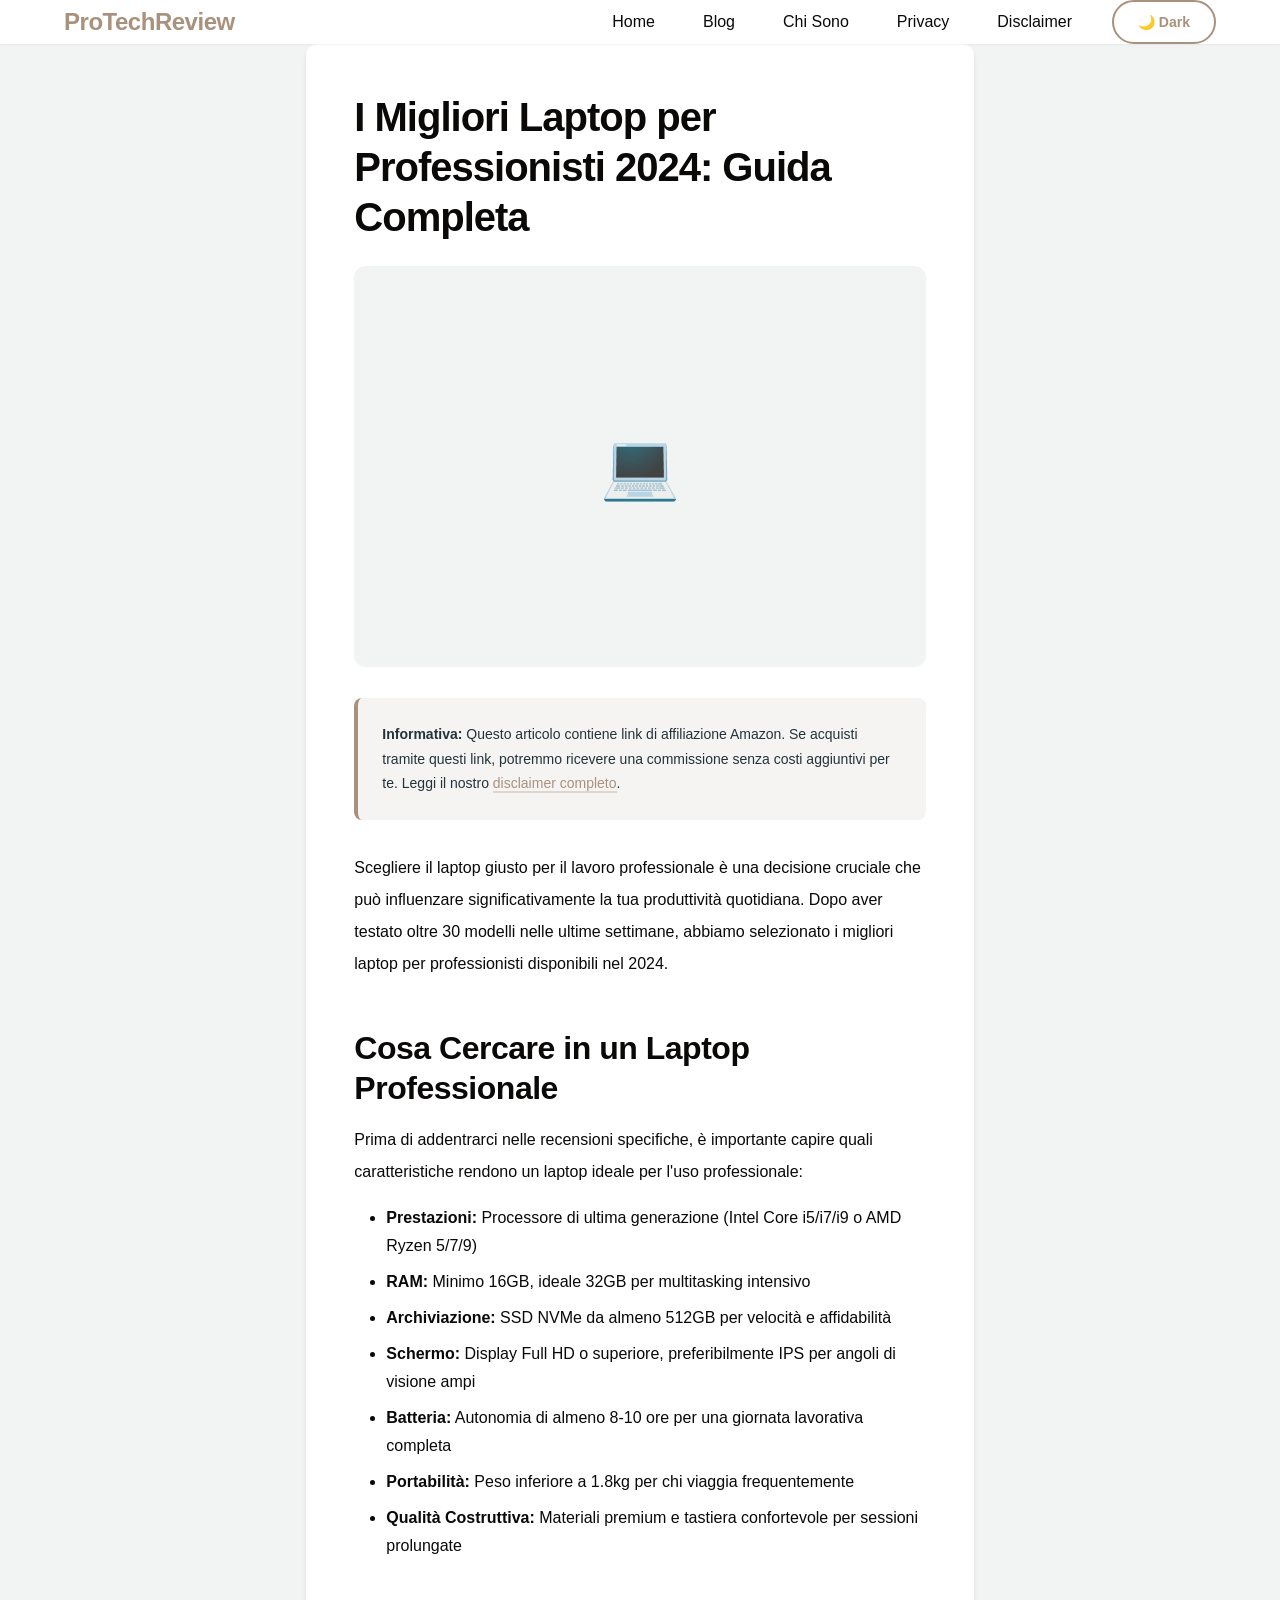
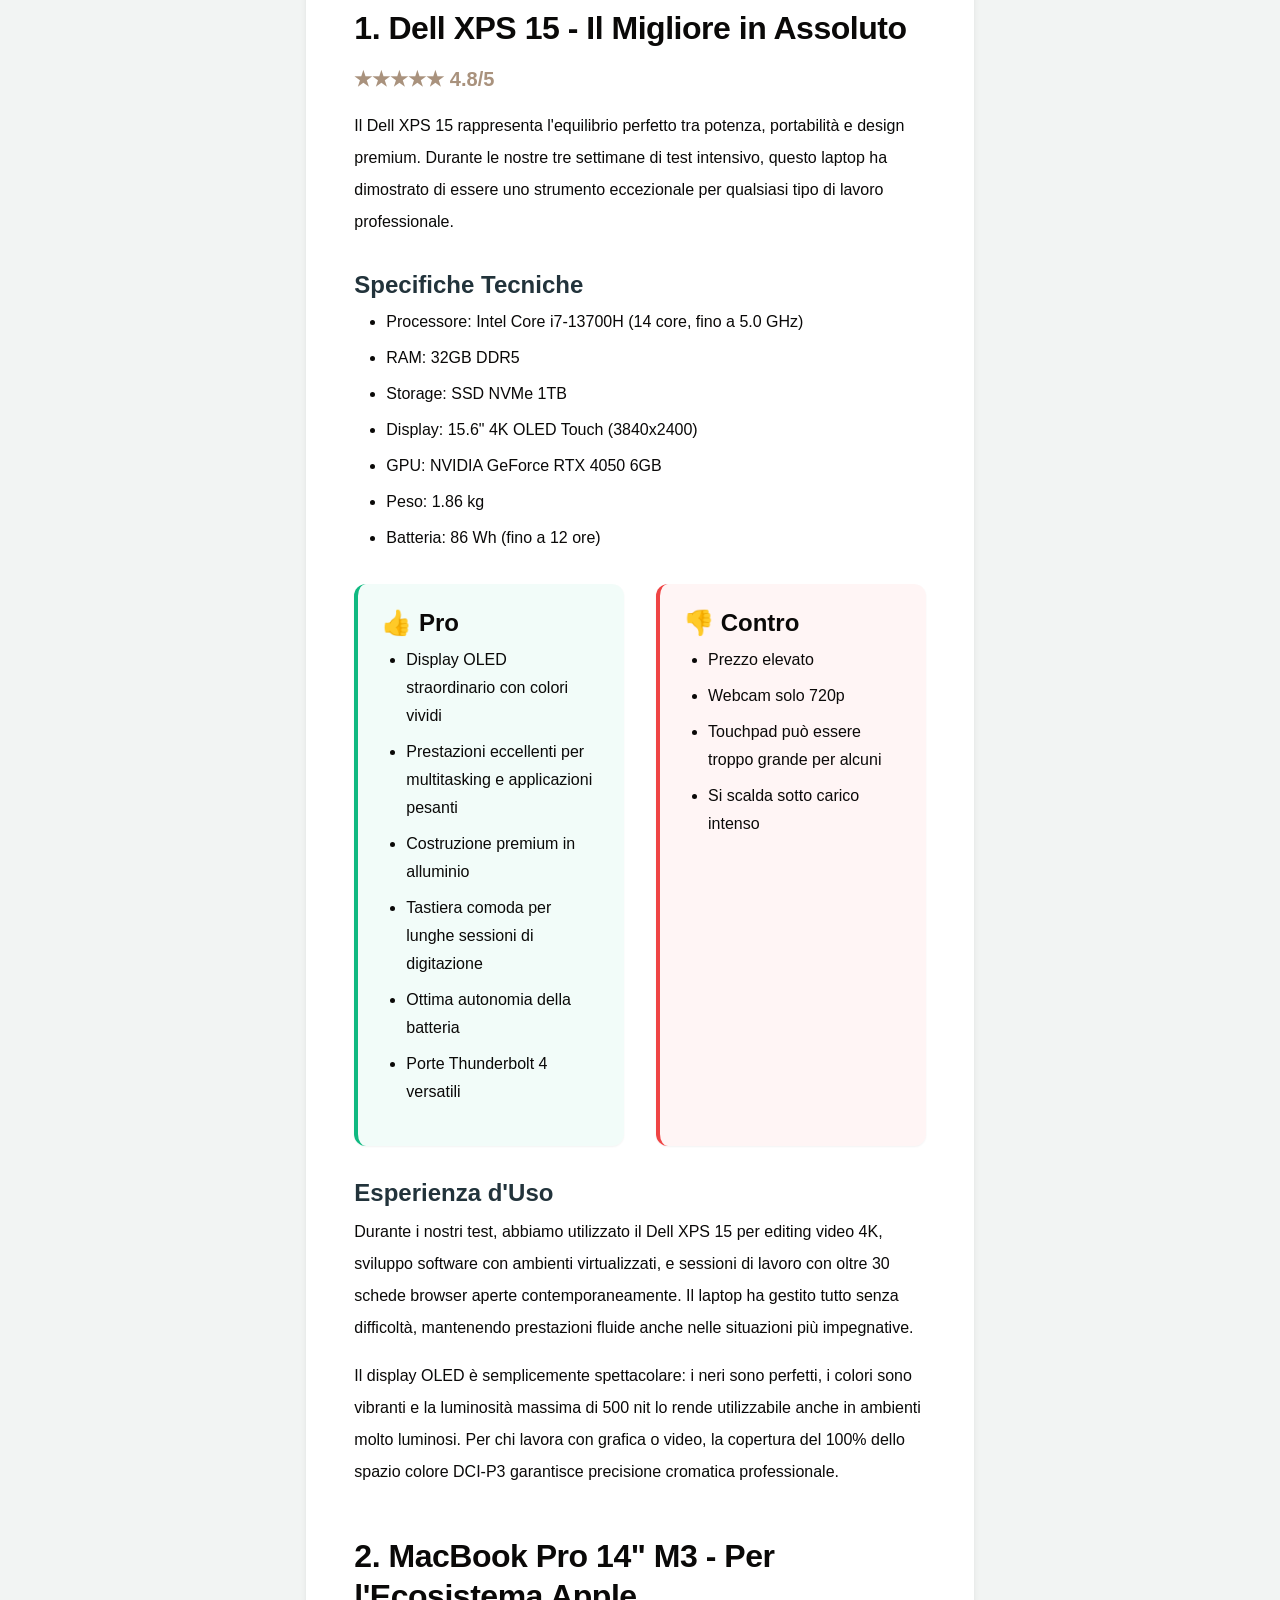
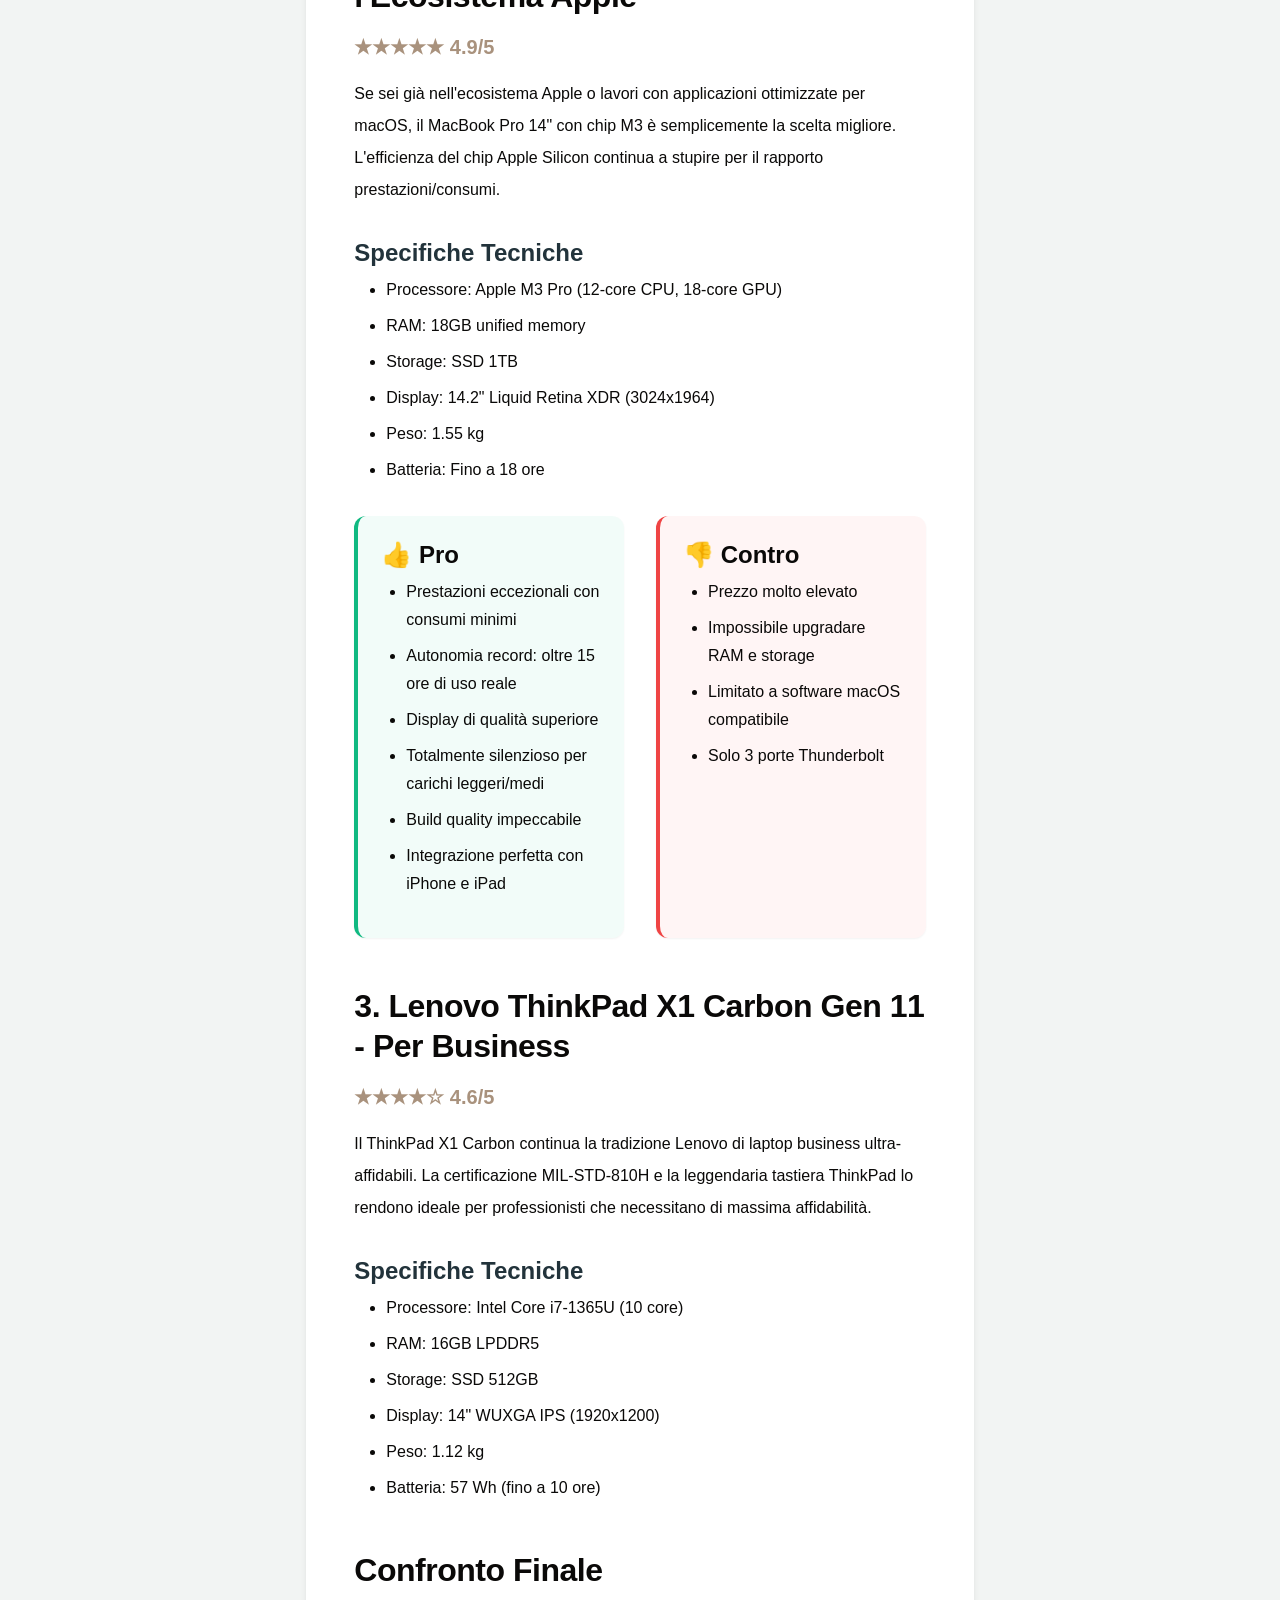
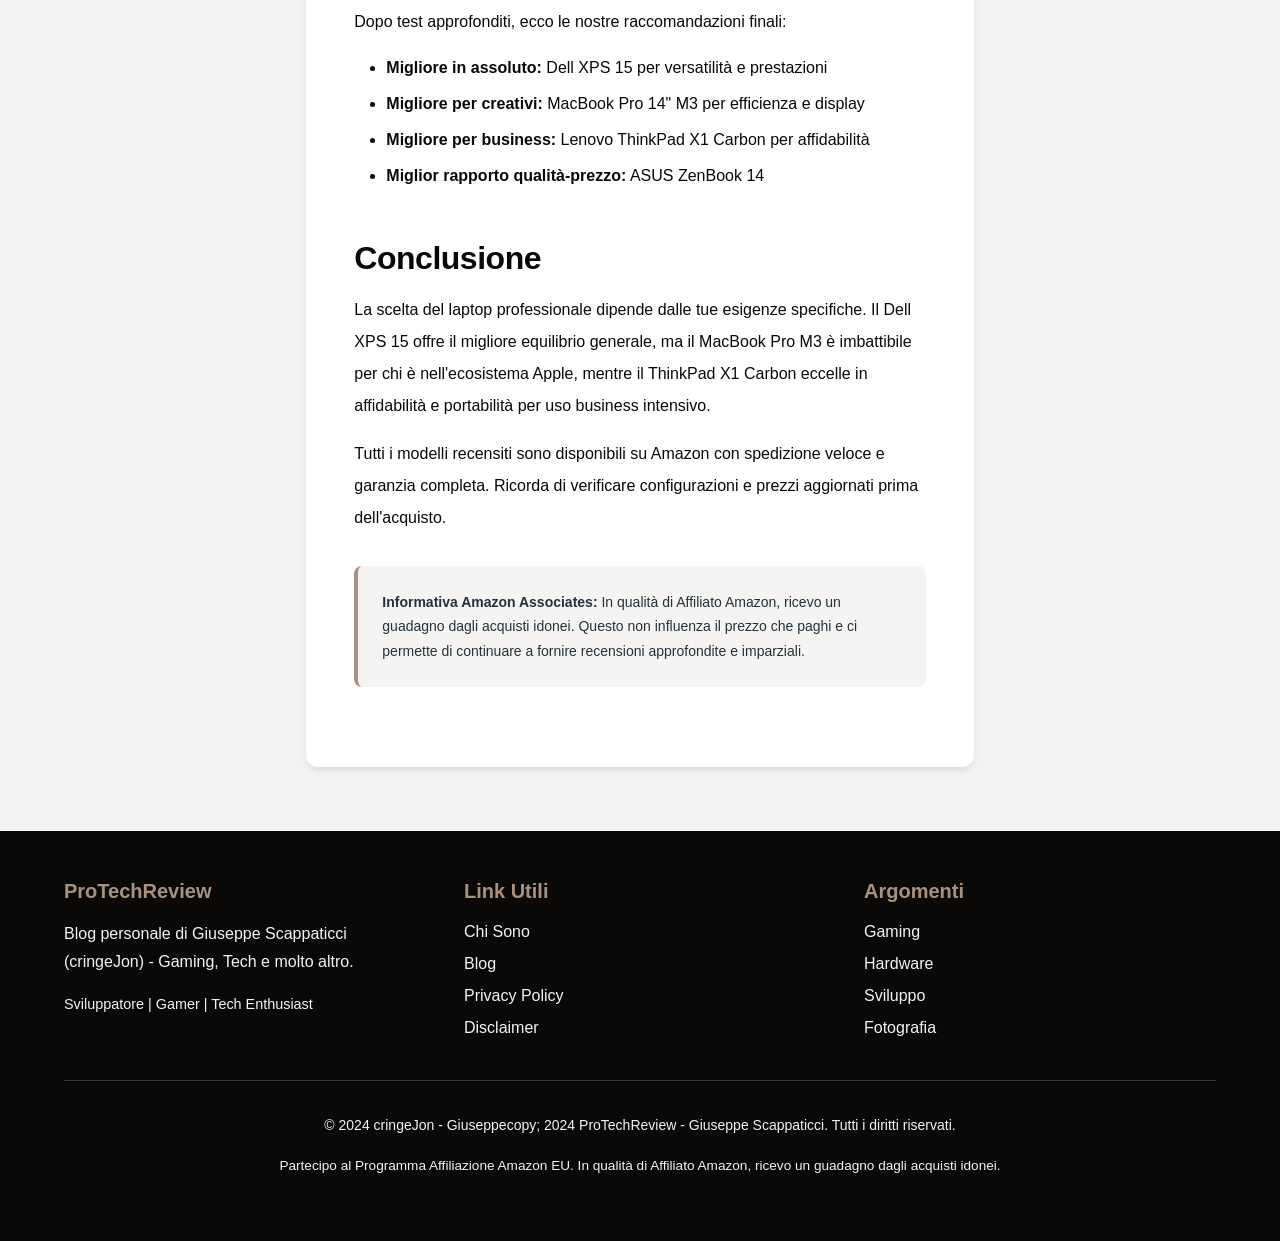
<file: laptop-professionisti.html>
<!DOCTYPE html>
<html lang="it">
<head>
    <meta charset="UTF-8">
    <meta name="viewport" content="width=device-width, initial-scale=1.0">
    <meta name="description" content="Recensione completa dei migliori laptop per professionisti 2024. Analisi di prestazioni, batteria e rapporto qualità-prezzo di Giuseppe Scappaticci.">
    <title>Migliori Laptop per Professionisti 2024 - Recensione Completa | cringeJon</title>
    <link rel="stylesheet" href="css/style.css">
</head>
<body>
    <header>
        <nav class="container">
            <a href="index.html" class="logo">ProTechReview</a>
            <ul class="nav-links">
                <li><a href="index.html">Home</a></li>
                <li><a href="blog.html">Blog</a></li>
                <li><a href="about.html">Chi Sono</a></li>
                <li><a href="privacy.html">Privacy</a></li>
                <li><a href="disclaimer.html">Disclaimer</a></li>
                <li><button id="theme-toggle" class="theme-toggle">🌙 Dark</button></li>
            </ul>
        </nav>
    </header>

    <main class="container">
        <article>
            <h1>I Migliori Laptop per Professionisti 2024: Guida Completa</h1>

            <div class="product-hero">💻</div>

            <div class="affiliate-notice">
                <strong>Informativa:</strong> Questo articolo contiene link di affiliazione Amazon. Se acquisti tramite questi link,
                potremmo ricevere una commissione senza costi aggiuntivi per te. Leggi il nostro <a href="disclaimer.html">disclaimer completo</a>.
            </div>

            <p>
                Scegliere il laptop giusto per il lavoro professionale è una decisione cruciale che può influenzare
                significativamente la tua produttività quotidiana. Dopo aver testato oltre 30 modelli nelle ultime
                settimane, abbiamo selezionato i migliori laptop per professionisti disponibili nel 2024.
            </p>

            <h2>Cosa Cercare in un Laptop Professionale</h2>
            <p>
                Prima di addentrarci nelle recensioni specifiche, è importante capire quali caratteristiche rendono
                un laptop ideale per l'uso professionale:
            </p>

            <ul>
                <li><strong>Prestazioni:</strong> Processore di ultima generazione (Intel Core i5/i7/i9 o AMD Ryzen 5/7/9)</li>
                <li><strong>RAM:</strong> Minimo 16GB, ideale 32GB per multitasking intensivo</li>
                <li><strong>Archiviazione:</strong> SSD NVMe da almeno 512GB per velocità e affidabilità</li>
                <li><strong>Schermo:</strong> Display Full HD o superiore, preferibilmente IPS per angoli di visione ampi</li>
                <li><strong>Batteria:</strong> Autonomia di almeno 8-10 ore per una giornata lavorativa completa</li>
                <li><strong>Portabilità:</strong> Peso inferiore a 1.8kg per chi viaggia frequentemente</li>
                <li><strong>Qualità Costruttiva:</strong> Materiali premium e tastiera confortevole per sessioni prolungate</li>
            </ul>

            <h2>1. Dell XPS 15 - Il Migliore in Assoluto</h2>
            <div class="rating">★★★★★ 4.8/5</div>

            <p>
                Il Dell XPS 15 rappresenta l'equilibrio perfetto tra potenza, portabilità e design premium. Durante
                le nostre tre settimane di test intensivo, questo laptop ha dimostrato di essere uno strumento
                eccezionale per qualsiasi tipo di lavoro professionale.
            </p>

            <h3>Specifiche Tecniche</h3>
            <ul>
                <li>Processore: Intel Core i7-13700H (14 core, fino a 5.0 GHz)</li>
                <li>RAM: 32GB DDR5</li>
                <li>Storage: SSD NVMe 1TB</li>
                <li>Display: 15.6" 4K OLED Touch (3840x2400)</li>
                <li>GPU: NVIDIA GeForce RTX 4050 6GB</li>
                <li>Peso: 1.86 kg</li>
                <li>Batteria: 86 Wh (fino a 12 ore)</li>
            </ul>

            <div class="pros-cons">
                <div class="pros">
                    <h3>👍 Pro</h3>
                    <ul>
                        <li>Display OLED straordinario con colori vividi</li>
                        <li>Prestazioni eccellenti per multitasking e applicazioni pesanti</li>
                        <li>Costruzione premium in alluminio</li>
                        <li>Tastiera comoda per lunghe sessioni di digitazione</li>
                        <li>Ottima autonomia della batteria</li>
                        <li>Porte Thunderbolt 4 versatili</li>
                    </ul>
                </div>
                <div class="cons">
                    <h3>👎 Contro</h3>
                    <ul>
                        <li>Prezzo elevato</li>
                        <li>Webcam solo 720p</li>
                        <li>Touchpad può essere troppo grande per alcuni</li>
                        <li>Si scalda sotto carico intenso</li>
                    </ul>
                </div>
            </div>

            <h3>Esperienza d'Uso</h3>
            <p>
                Durante i nostri test, abbiamo utilizzato il Dell XPS 15 per editing video 4K, sviluppo software con
                ambienti virtualizzati, e sessioni di lavoro con oltre 30 schede browser aperte contemporaneamente.
                Il laptop ha gestito tutto senza difficoltà, mantenendo prestazioni fluide anche nelle situazioni
                più impegnative.
            </p>

            <p>
                Il display OLED è semplicemente spettacolare: i neri sono perfetti, i colori sono vibranti e la
                luminosità massima di 500 nit lo rende utilizzabile anche in ambienti molto luminosi. Per chi lavora
                con grafica o video, la copertura del 100% dello spazio colore DCI-P3 garantisce precisione cromatica
                professionale.
            </p>

            <h2>2. MacBook Pro 14" M3 - Per l'Ecosistema Apple</h2>
            <div class="rating">★★★★★ 4.9/5</div>

            <p>
                Se sei già nell'ecosistema Apple o lavori con applicazioni ottimizzate per macOS, il MacBook Pro 14"
                con chip M3 è semplicemente la scelta migliore. L'efficienza del chip Apple Silicon continua a
                stupire per il rapporto prestazioni/consumi.
            </p>

            <h3>Specifiche Tecniche</h3>
            <ul>
                <li>Processore: Apple M3 Pro (12-core CPU, 18-core GPU)</li>
                <li>RAM: 18GB unified memory</li>
                <li>Storage: SSD 1TB</li>
                <li>Display: 14.2" Liquid Retina XDR (3024x1964)</li>
                <li>Peso: 1.55 kg</li>
                <li>Batteria: Fino a 18 ore</li>
            </ul>

            <div class="pros-cons">
                <div class="pros">
                    <h3>👍 Pro</h3>
                    <ul>
                        <li>Prestazioni eccezionali con consumi minimi</li>
                        <li>Autonomia record: oltre 15 ore di uso reale</li>
                        <li>Display di qualità superiore</li>
                        <li>Totalmente silenzioso per carichi leggeri/medi</li>
                        <li>Build quality impeccabile</li>
                        <li>Integrazione perfetta con iPhone e iPad</li>
                    </ul>
                </div>
                <div class="cons">
                    <h3>👎 Contro</h3>
                    <ul>
                        <li>Prezzo molto elevato</li>
                        <li>Impossibile upgradare RAM e storage</li>
                        <li>Limitato a software macOS compatibile</li>
                        <li>Solo 3 porte Thunderbolt</li>
                    </ul>
                </div>
            </div>

            <h2>3. Lenovo ThinkPad X1 Carbon Gen 11 - Per Business</h2>
            <div class="rating">★★★★☆ 4.6/5</div>

            <p>
                Il ThinkPad X1 Carbon continua la tradizione Lenovo di laptop business ultra-affidabili. La
                certificazione MIL-STD-810H e la leggendaria tastiera ThinkPad lo rendono ideale per professionisti
                che necessitano di massima affidabilità.
            </p>

            <h3>Specifiche Tecniche</h3>
            <ul>
                <li>Processore: Intel Core i7-1365U (10 core)</li>
                <li>RAM: 16GB LPDDR5</li>
                <li>Storage: SSD 512GB</li>
                <li>Display: 14" WUXGA IPS (1920x1200)</li>
                <li>Peso: 1.12 kg</li>
                <li>Batteria: 57 Wh (fino a 10 ore)</li>
            </ul>

            <h2>Confronto Finale</h2>
            <p>
                Dopo test approfonditi, ecco le nostre raccomandazioni finali:
            </p>
            <ul>
                <li><strong>Migliore in assoluto:</strong> Dell XPS 15 per versatilità e prestazioni</li>
                <li><strong>Migliore per creativi:</strong> MacBook Pro 14" M3 per efficienza e display</li>
                <li><strong>Migliore per business:</strong> Lenovo ThinkPad X1 Carbon per affidabilità</li>
                <li><strong>Miglior rapporto qualità-prezzo:</strong> ASUS ZenBook 14</li>
            </ul>

            <h2>Conclusione</h2>
            <p>
                La scelta del laptop professionale dipende dalle tue esigenze specifiche. Il Dell XPS 15 offre il
                migliore equilibrio generale, ma il MacBook Pro M3 è imbattibile per chi è nell'ecosistema Apple,
                mentre il ThinkPad X1 Carbon eccelle in affidabilità e portabilità per uso business intensivo.
            </p>

            <p>
                Tutti i modelli recensiti sono disponibili su Amazon con spedizione veloce e garanzia completa.
                Ricorda di verificare configurazioni e prezzi aggiornati prima dell'acquisto.
            </p>

            <div class="affiliate-notice">
                <strong>Informativa Amazon Associates:</strong> In qualità di Affiliato Amazon, ricevo un guadagno
                dagli acquisti idonei. Questo non influenza il prezzo che paghi e ci permette di continuare a fornire
                recensioni approfondite e imparziali.
            </div>
        </article>
    </main>

    <footer>
        <div class="container">
            <div class="footer-content">
                <div class="footer-section">
                    <h3>ProTechReview</h3>
                    <p>Blog personale di Giuseppe Scappaticci (cringeJon) - Gaming, Tech e molto altro.</p>
                    <p style="margin-top: 1rem; font-size: 0.9rem;">Sviluppatore | Gamer | Tech Enthusiast</p>
                </div>
                <div class="footer-section">
                    <h3>Link Utili</h3>
                    <ul>
                        <li><a href="about.html">Chi Sono</a></li>
                        <li><a href="blog.html">Blog</a></li>
                        <li><a href="privacy.html">Privacy Policy</a></li>
                        <li><a href="disclaimer.html">Disclaimer</a></li>
                    </ul>
                </div>
                <div class="footer-section">
                    <h3>Argomenti</h3>
                    <ul>
                        <li><a href="blog.html">Gaming</a></li>
                        <li><a href="blog.html">Hardware</a></li>
                        <li><a href="blog.html">Sviluppo</a></li>
                        <li><a href="blog.html">Fotografia</a></li>
                    </ul>
                </div>
            </div>
            <div class="footer-bottom">
                <p>&copy; 2024 cringeJon - Giuseppecopy; 2024 ProTechReview - Giuseppe Scappaticci. Tutti i diritti riservati.</p>
                <p style="margin-top: 0.5rem; font-size: 0.85rem;">
                    Partecipo al Programma Affiliazione Amazon EU. In qualità di Affiliato Amazon,
                    ricevo un guadagno dagli acquisti idonei.
                </p>
            </div>
        </div>
    </footer>

    <button id="scroll-to-top" class="scroll-to-top" aria-label="Torna su">↑</button>
    <script src="js/main.js"></script>
</body>
</html>
</file>
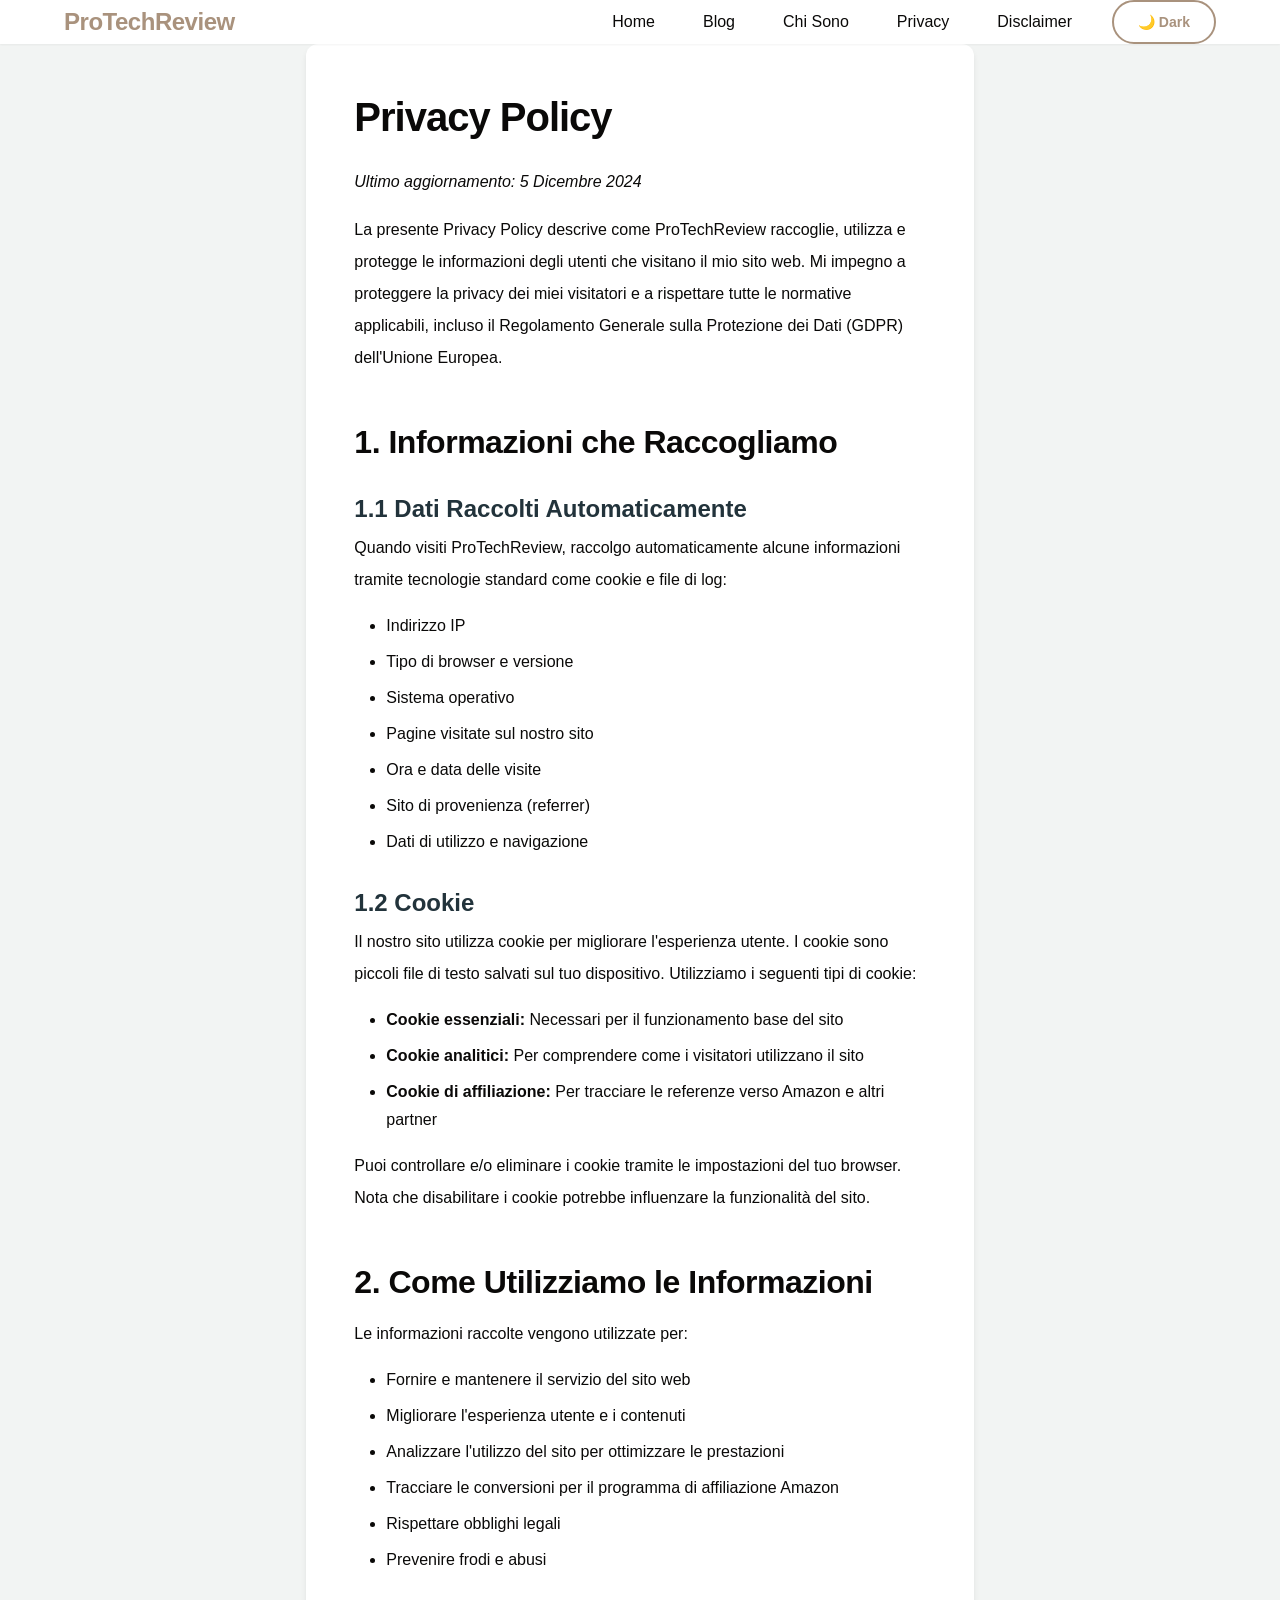
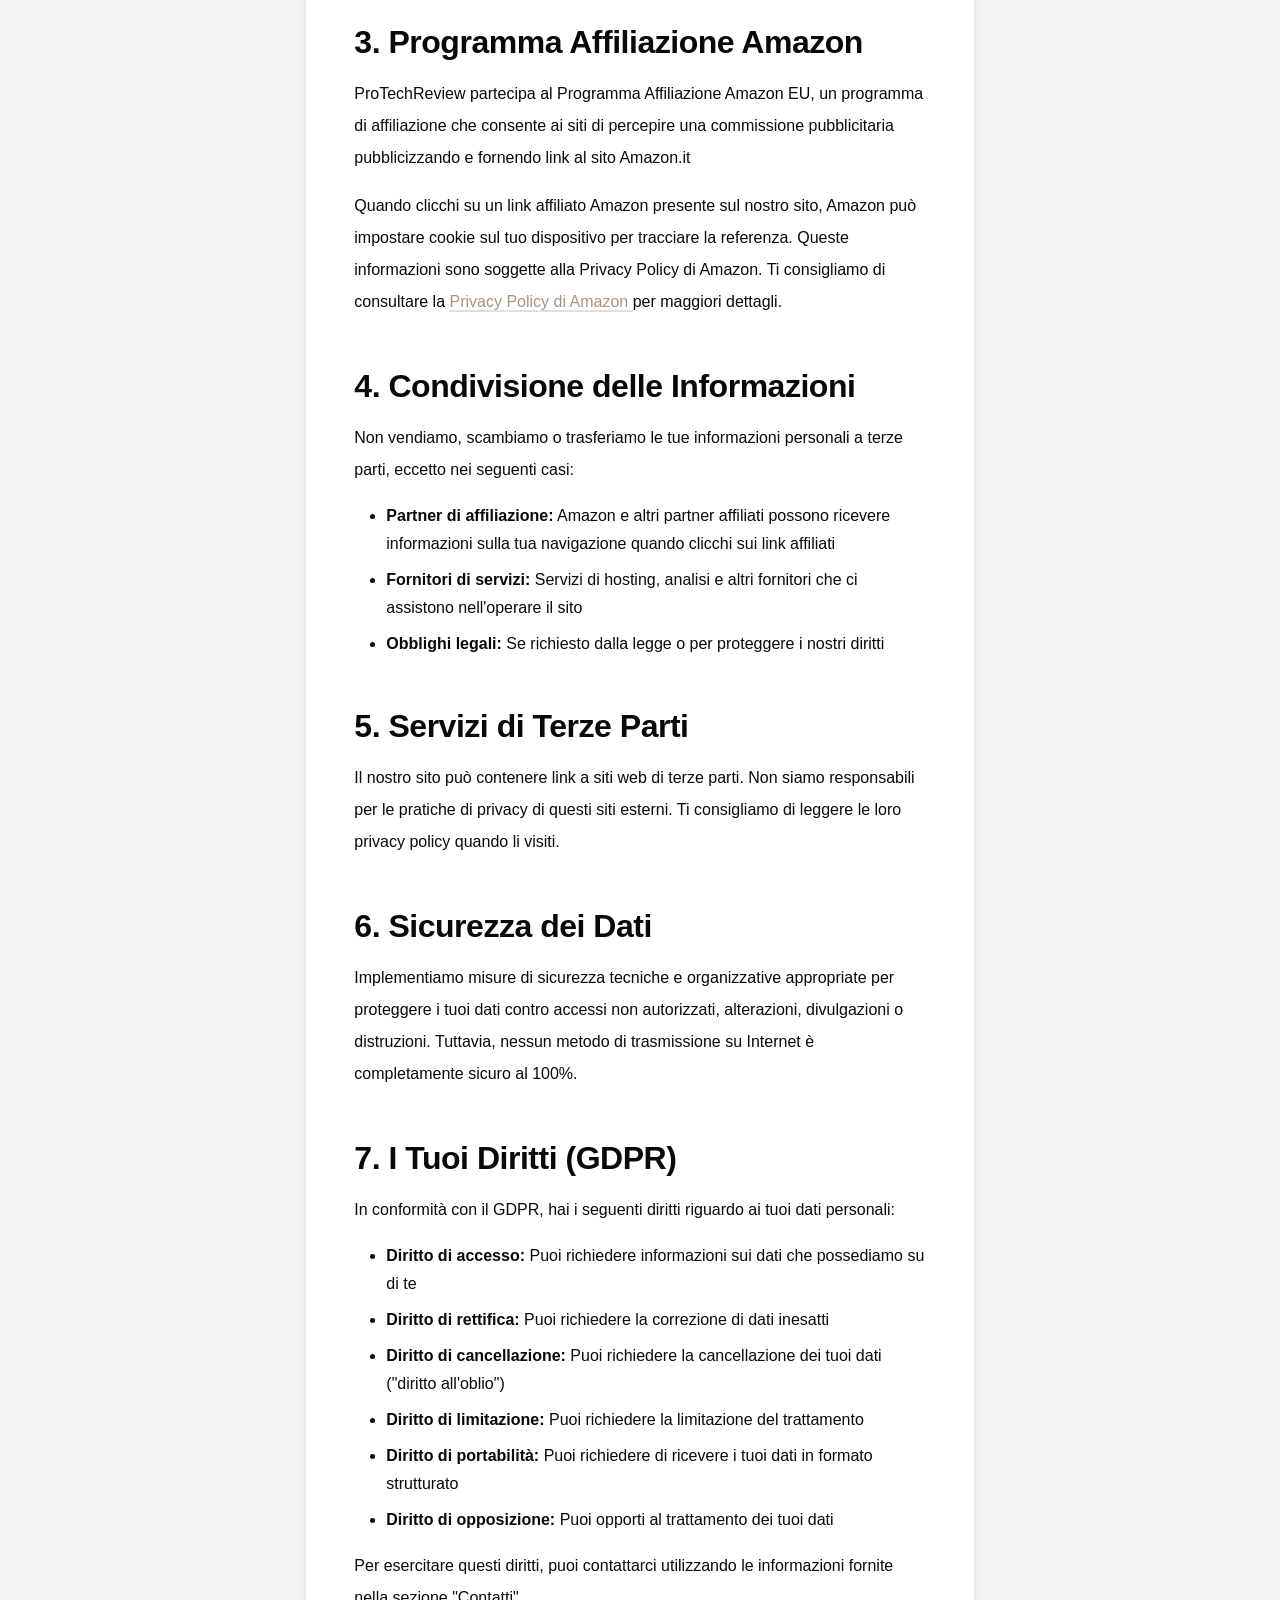
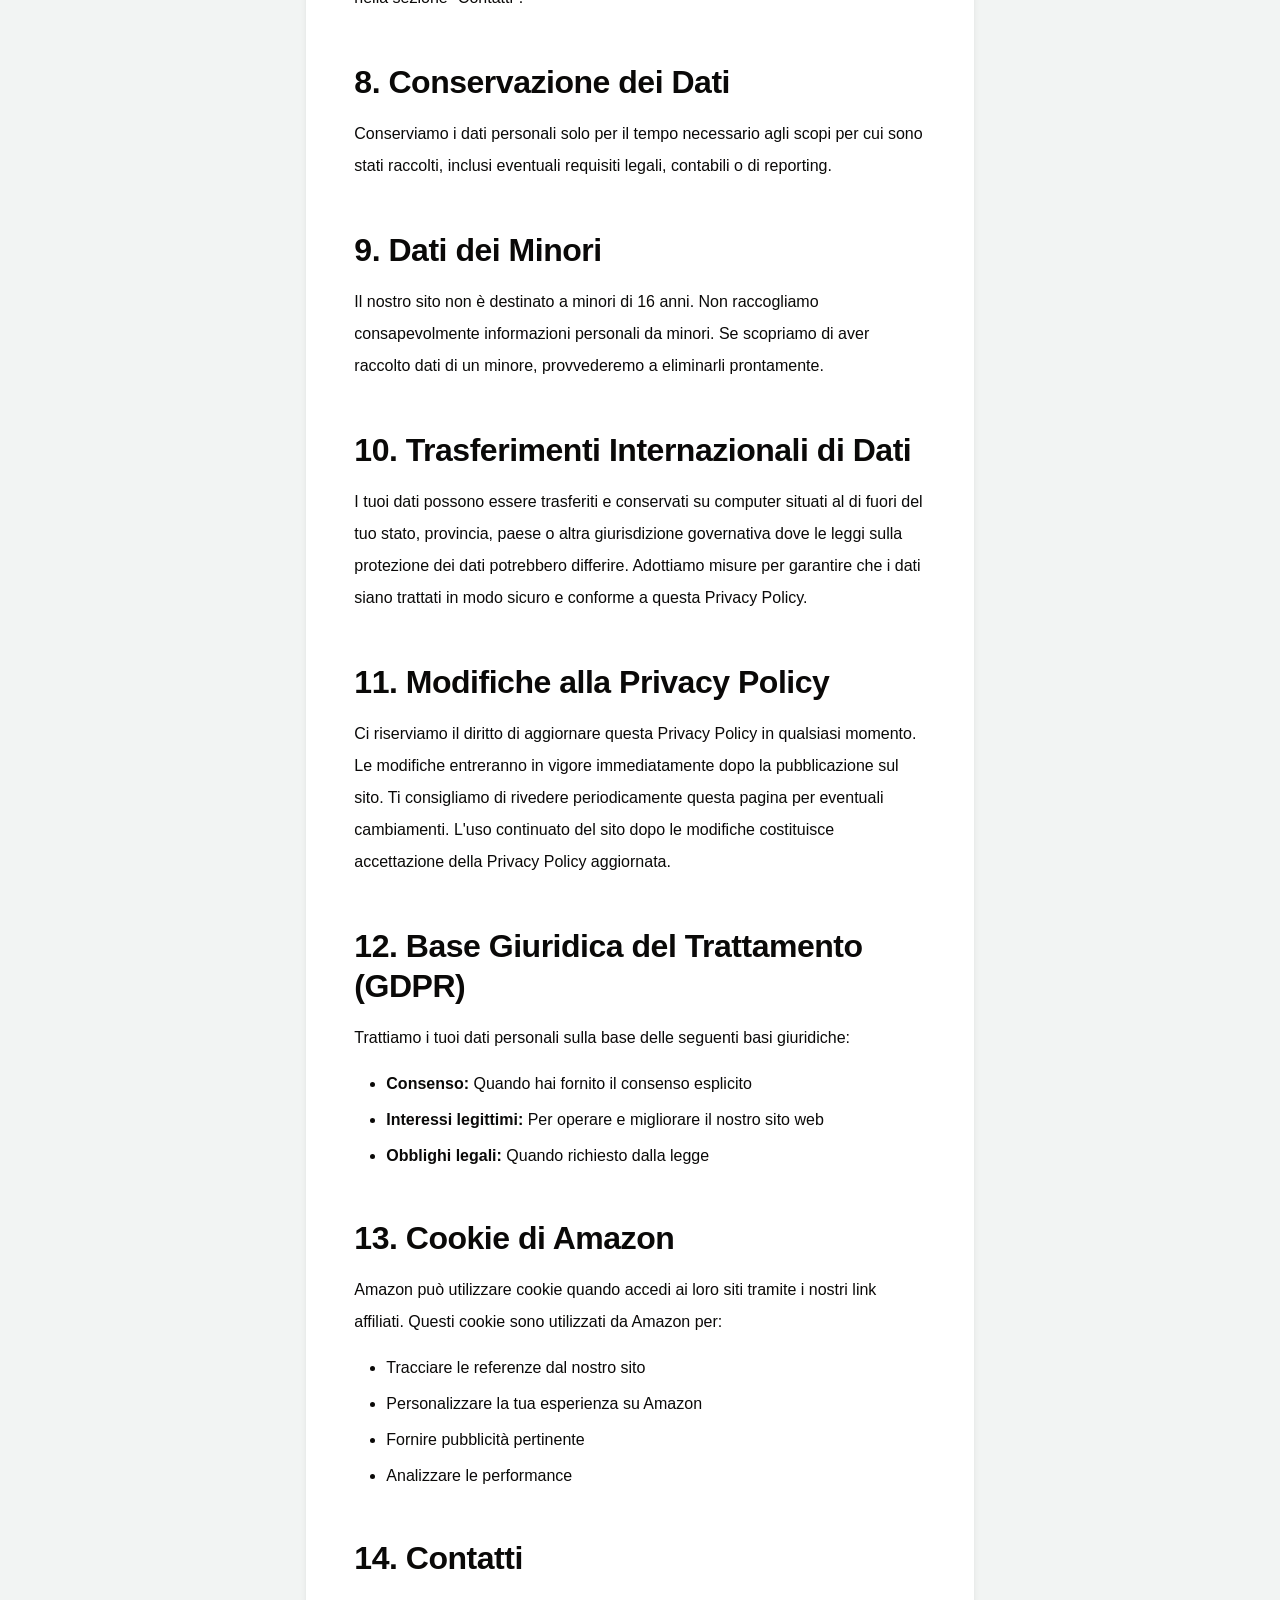
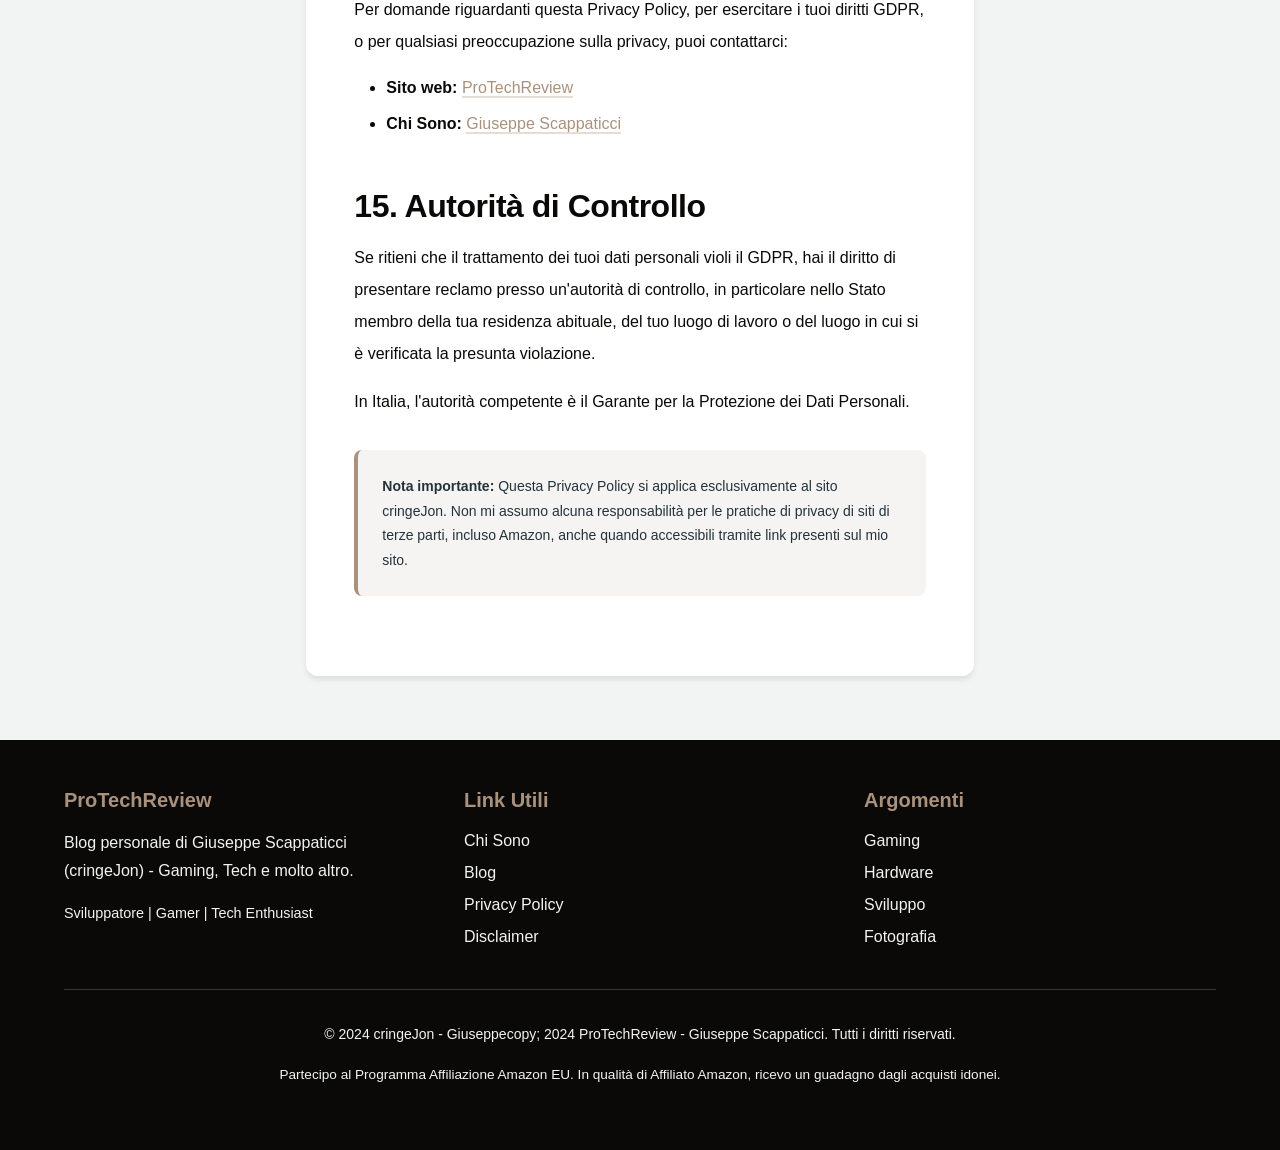
<file: privacy.html>
<!DOCTYPE html>
<html lang="it">
<head>
    <meta charset="UTF-8">
    <meta name="viewport" content="width=device-width, initial-scale=1.0">
    <meta name="description" content="Privacy Policy di ProTechReview - Informazioni sulla raccolta e utilizzo dei dati.">
    <title>Privacy Policy - ProTechReview</title>
    <link rel="stylesheet" href="css/style.css">
</head>
<body>
    <header>
        <nav class="container">
            <a href="index.html" class="logo">ProTechReview</a>
            <ul class="nav-links">
                <li><a href="index.html">Home</a></li>
                <li><a href="blog.html">Blog</a></li>
                <li><a href="about.html">Chi Sono</a></li>
                <li><a href="privacy.html">Privacy</a></li>
                <li><a href="disclaimer.html">Disclaimer</a></li>
                <li><button id="theme-toggle" class="theme-toggle">🌙 Dark</button></li>
            </ul>
        </nav>
    </header>

    <main class="container">
        <article>
            <h1>Privacy Policy</h1>
            <p><em>Ultimo aggiornamento: 5 Dicembre 2024</em></p>

            <p>
                La presente Privacy Policy descrive come ProTechReview raccoglie, utilizza e protegge le informazioni
                degli utenti che visitano il mio sito web. Mi impegno a proteggere la privacy dei miei visitatori
                e a rispettare tutte le normative applicabili, incluso il Regolamento Generale sulla Protezione dei Dati
                (GDPR) dell'Unione Europea.
            </p>

            <h2>1. Informazioni che Raccogliamo</h2>

            <h3>1.1 Dati Raccolti Automaticamente</h3>
            <p>
                Quando visiti ProTechReview, raccolgo automaticamente alcune informazioni tramite tecnologie standard
                come cookie e file di log:
            </p>
            <ul>
                <li>Indirizzo IP</li>
                <li>Tipo di browser e versione</li>
                <li>Sistema operativo</li>
                <li>Pagine visitate sul nostro sito</li>
                <li>Ora e data delle visite</li>
                <li>Sito di provenienza (referrer)</li>
                <li>Dati di utilizzo e navigazione</li>
            </ul>

            <h3>1.2 Cookie</h3>
            <p>
                Il nostro sito utilizza cookie per migliorare l'esperienza utente. I cookie sono piccoli file di testo
                salvati sul tuo dispositivo. Utilizziamo i seguenti tipi di cookie:
            </p>
            <ul>
                <li><strong>Cookie essenziali:</strong> Necessari per il funzionamento base del sito</li>
                <li><strong>Cookie analitici:</strong> Per comprendere come i visitatori utilizzano il sito</li>
                <li><strong>Cookie di affiliazione:</strong> Per tracciare le referenze verso Amazon e altri partner</li>
            </ul>
            <p>
                Puoi controllare e/o eliminare i cookie tramite le impostazioni del tuo browser. Nota che disabilitare
                i cookie potrebbe influenzare la funzionalità del sito.
            </p>

            <h2>2. Come Utilizziamo le Informazioni</h2>
            <p>
                Le informazioni raccolte vengono utilizzate per:
            </p>
            <ul>
                <li>Fornire e mantenere il servizio del sito web</li>
                <li>Migliorare l'esperienza utente e i contenuti</li>
                <li>Analizzare l'utilizzo del sito per ottimizzare le prestazioni</li>
                <li>Tracciare le conversioni per il programma di affiliazione Amazon</li>
                <li>Rispettare obblighi legali</li>
                <li>Prevenire frodi e abusi</li>
            </ul>

            <h2>3. Programma Affiliazione Amazon</h2>
            <p>
                ProTechReview partecipa al Programma Affiliazione Amazon EU, un programma di affiliazione che consente
                ai siti di percepire una commissione pubblicitaria pubblicizzando e fornendo link al sito Amazon.it
            </p>
            <p>
                Quando clicchi su un link affiliato Amazon presente sul nostro sito, Amazon può impostare cookie sul
                tuo dispositivo per tracciare la referenza. Queste informazioni sono soggette alla Privacy Policy di
                Amazon. Ti consigliamo di consultare la
                <a href="https://www.amazon.it/gp/help/customer/display.html?nodeId=201909010" target="_blank" rel="noopener">
                Privacy Policy di Amazon
                </a> per maggiori dettagli.
            </p>

            <h2>4. Condivisione delle Informazioni</h2>
            <p>
                Non vendiamo, scambiamo o trasferiamo le tue informazioni personali a terze parti, eccetto nei seguenti casi:
            </p>
            <ul>
                <li><strong>Partner di affiliazione:</strong> Amazon e altri partner affiliati possono ricevere informazioni
                    sulla tua navigazione quando clicchi sui link affiliati</li>
                <li><strong>Fornitori di servizi:</strong> Servizi di hosting, analisi e altri fornitori che ci assistono
                    nell'operare il sito</li>
                <li><strong>Obblighi legali:</strong> Se richiesto dalla legge o per proteggere i nostri diritti</li>
            </ul>

            <h2>5. Servizi di Terze Parti</h2>
            <p>
                Il nostro sito può contenere link a siti web di terze parti. Non siamo responsabili per le pratiche
                di privacy di questi siti esterni. Ti consigliamo di leggere le loro privacy policy quando li visiti.
            </p>

            <h2>6. Sicurezza dei Dati</h2>
            <p>
                Implementiamo misure di sicurezza tecniche e organizzative appropriate per proteggere i tuoi dati contro
                accessi non autorizzati, alterazioni, divulgazioni o distruzioni. Tuttavia, nessun metodo di trasmissione
                su Internet è completamente sicuro al 100%.
            </p>

            <h2>7. I Tuoi Diritti (GDPR)</h2>
            <p>
                In conformità con il GDPR, hai i seguenti diritti riguardo ai tuoi dati personali:
            </p>
            <ul>
                <li><strong>Diritto di accesso:</strong> Puoi richiedere informazioni sui dati che possediamo su di te</li>
                <li><strong>Diritto di rettifica:</strong> Puoi richiedere la correzione di dati inesatti</li>
                <li><strong>Diritto di cancellazione:</strong> Puoi richiedere la cancellazione dei tuoi dati ("diritto all'oblio")</li>
                <li><strong>Diritto di limitazione:</strong> Puoi richiedere la limitazione del trattamento</li>
                <li><strong>Diritto di portabilità:</strong> Puoi richiedere di ricevere i tuoi dati in formato strutturato</li>
                <li><strong>Diritto di opposizione:</strong> Puoi opporti al trattamento dei tuoi dati</li>
            </ul>
            <p>
                Per esercitare questi diritti, puoi contattarci utilizzando le informazioni fornite nella sezione "Contatti".
            </p>

            <h2>8. Conservazione dei Dati</h2>
            <p>
                Conserviamo i dati personali solo per il tempo necessario agli scopi per cui sono stati raccolti,
                inclusi eventuali requisiti legali, contabili o di reporting.
            </p>

            <h2>9. Dati dei Minori</h2>
            <p>
                Il nostro sito non è destinato a minori di 16 anni. Non raccogliamo consapevolmente informazioni
                personali da minori. Se scopriamo di aver raccolto dati di un minore, provvederemo a eliminarli
                prontamente.
            </p>

            <h2>10. Trasferimenti Internazionali di Dati</h2>
            <p>
                I tuoi dati possono essere trasferiti e conservati su computer situati al di fuori del tuo stato,
                provincia, paese o altra giurisdizione governativa dove le leggi sulla protezione dei dati potrebbero
                differire. Adottiamo misure per garantire che i dati siano trattati in modo sicuro e conforme a questa
                Privacy Policy.
            </p>

            <h2>11. Modifiche alla Privacy Policy</h2>
            <p>
                Ci riserviamo il diritto di aggiornare questa Privacy Policy in qualsiasi momento. Le modifiche
                entreranno in vigore immediatamente dopo la pubblicazione sul sito. Ti consigliamo di rivedere
                periodicamente questa pagina per eventuali cambiamenti. L'uso continuato del sito dopo le modifiche
                costituisce accettazione della Privacy Policy aggiornata.
            </p>

            <h2>12. Base Giuridica del Trattamento (GDPR)</h2>
            <p>
                Trattiamo i tuoi dati personali sulla base delle seguenti basi giuridiche:
            </p>
            <ul>
                <li><strong>Consenso:</strong> Quando hai fornito il consenso esplicito</li>
                <li><strong>Interessi legittimi:</strong> Per operare e migliorare il nostro sito web</li>
                <li><strong>Obblighi legali:</strong> Quando richiesto dalla legge</li>
            </ul>

            <h2>13. Cookie di Amazon</h2>
            <p>
                Amazon può utilizzare cookie quando accedi ai loro siti tramite i nostri link affiliati. Questi cookie
                sono utilizzati da Amazon per:
            </p>
            <ul>
                <li>Tracciare le referenze dal nostro sito</li>
                <li>Personalizzare la tua esperienza su Amazon</li>
                <li>Fornire pubblicità pertinente</li>
                <li>Analizzare le performance</li>
            </ul>

            <h2>14. Contatti</h2>
            <p>
                Per domande riguardanti questa Privacy Policy, per esercitare i tuoi diritti GDPR, o per qualsiasi
                preoccupazione sulla privacy, puoi contattarci:
            </p>
            <ul>
                <li><strong>Sito web:</strong> <a href="index.html">ProTechReview</a></li>
                <li><strong>Chi Sono:</strong> <a href="about.html">Giuseppe Scappaticci</a></li>
            </ul>

            <h2>15. Autorità di Controllo</h2>
            <p>
                Se ritieni che il trattamento dei tuoi dati personali violi il GDPR, hai il diritto di presentare
                reclamo presso un'autorità di controllo, in particolare nello Stato membro della tua residenza abituale,
                del tuo luogo di lavoro o del luogo in cui si è verificata la presunta violazione.
            </p>
            <p>
                In Italia, l'autorità competente è il Garante per la Protezione dei Dati Personali.
            </p>

            <div class="affiliate-notice">
                <strong>Nota importante:</strong> Questa Privacy Policy si applica esclusivamente al sito cringeJon.
                Non mi assumo alcuna responsabilità per le pratiche di privacy di siti di terze parti, incluso Amazon,
                anche quando accessibili tramite link presenti sul mio sito.
            </div>
        </article>
    </main>

    <footer>
        <div class="container">
            <div class="footer-content">
                <div class="footer-section">
                    <h3>ProTechReview</h3>
                    <p>Blog personale di Giuseppe Scappaticci (cringeJon) - Gaming, Tech e molto altro.</p>
                    <p style="margin-top: 1rem; font-size: 0.9rem;">Sviluppatore | Gamer | Tech Enthusiast</p>
                </div>
                <div class="footer-section">
                    <h3>Link Utili</h3>
                    <ul>
                        <li><a href="about.html">Chi Sono</a></li>
                        <li><a href="blog.html">Blog</a></li>
                        <li><a href="privacy.html">Privacy Policy</a></li>
                        <li><a href="disclaimer.html">Disclaimer</a></li>
                    </ul>
                </div>
                <div class="footer-section">
                    <h3>Argomenti</h3>
                    <ul>
                        <li><a href="blog.html">Gaming</a></li>
                        <li><a href="blog.html">Hardware</a></li>
                        <li><a href="blog.html">Sviluppo</a></li>
                        <li><a href="blog.html">Fotografia</a></li>
                    </ul>
                </div>
            </div>
            <div class="footer-bottom">
                <p>&copy; 2024 cringeJon - Giuseppecopy; 2024 ProTechReview - Giuseppe Scappaticci. Tutti i diritti riservati.</p>
                <p style="margin-top: 0.5rem; font-size: 0.85rem;">
                    Partecipo al Programma Affiliazione Amazon EU. In qualità di Affiliato Amazon,
                    ricevo un guadagno dagli acquisti idonei.
                </p>
            </div>
        </div>
    </footer>

    <button id="scroll-to-top" class="scroll-to-top" aria-label="Torna su">↑</button>
    <script src="js/main.js"></script>
</body>
</html>
</file>
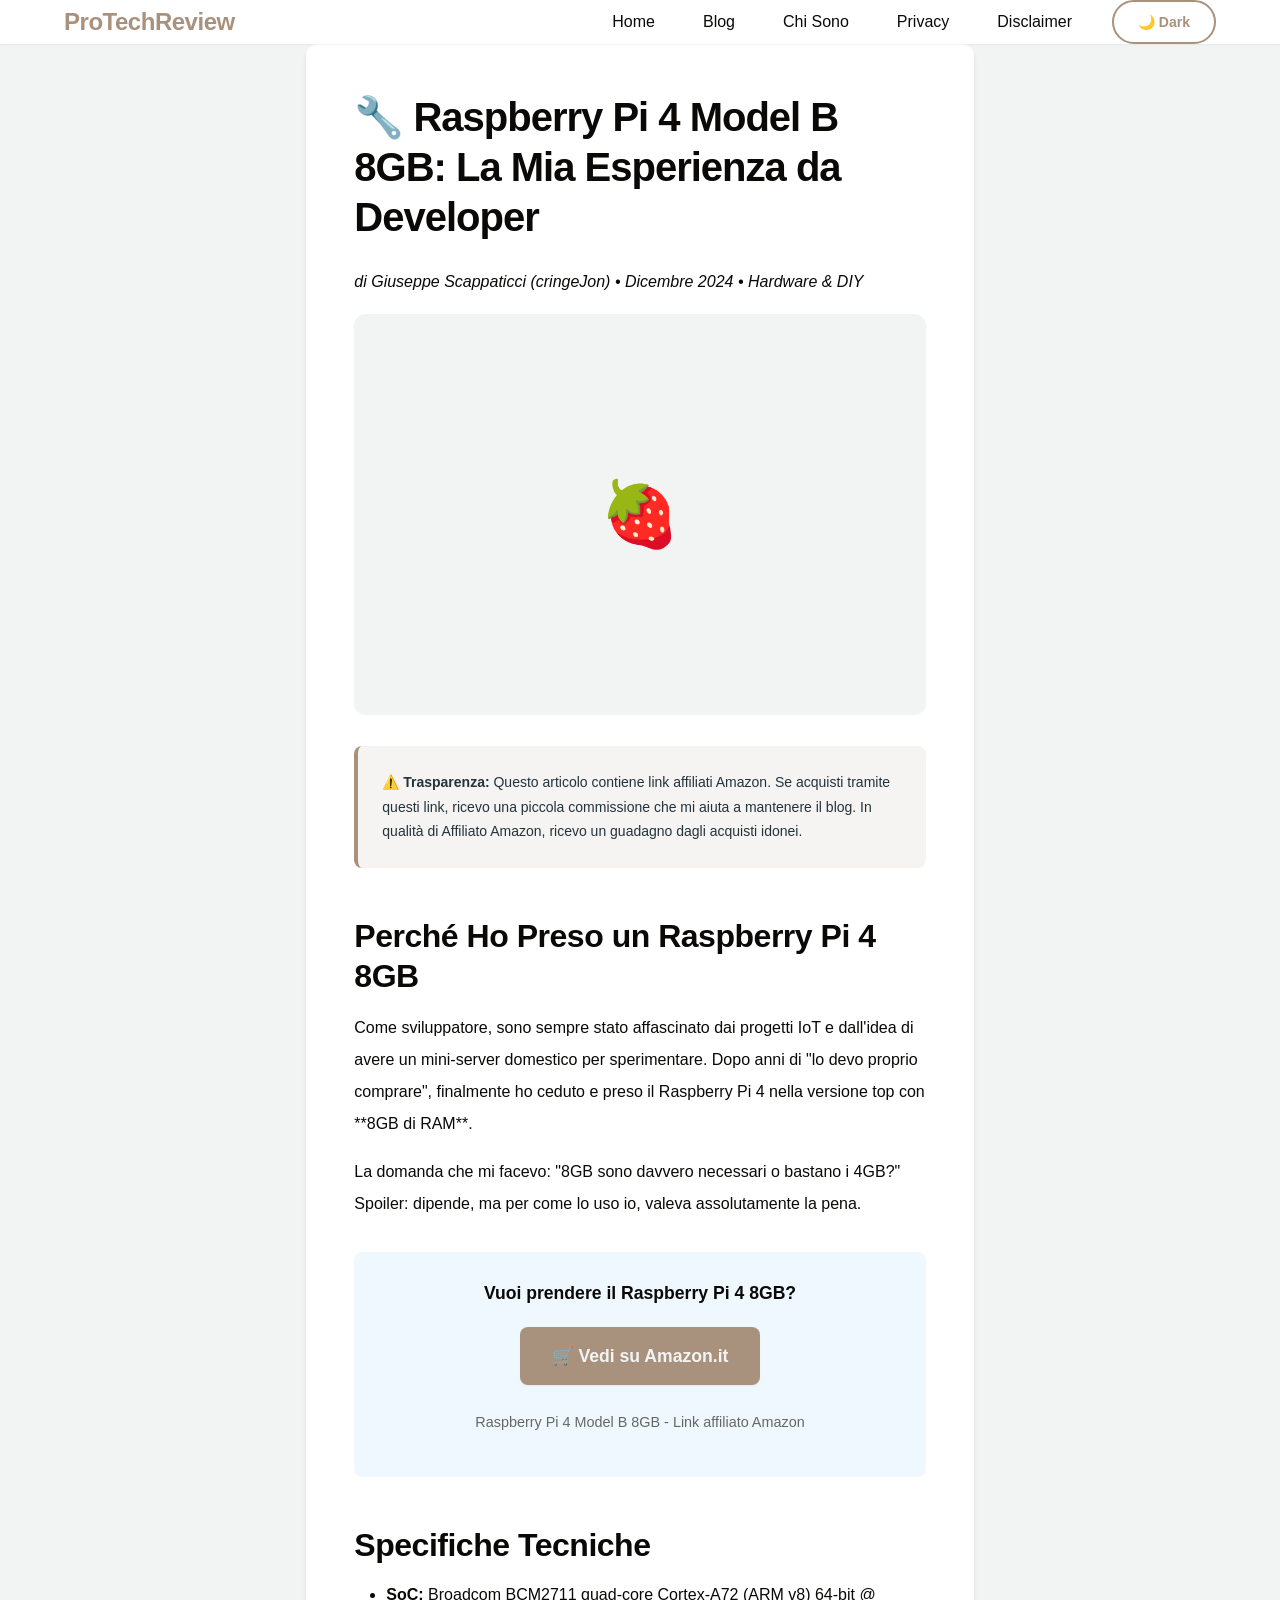
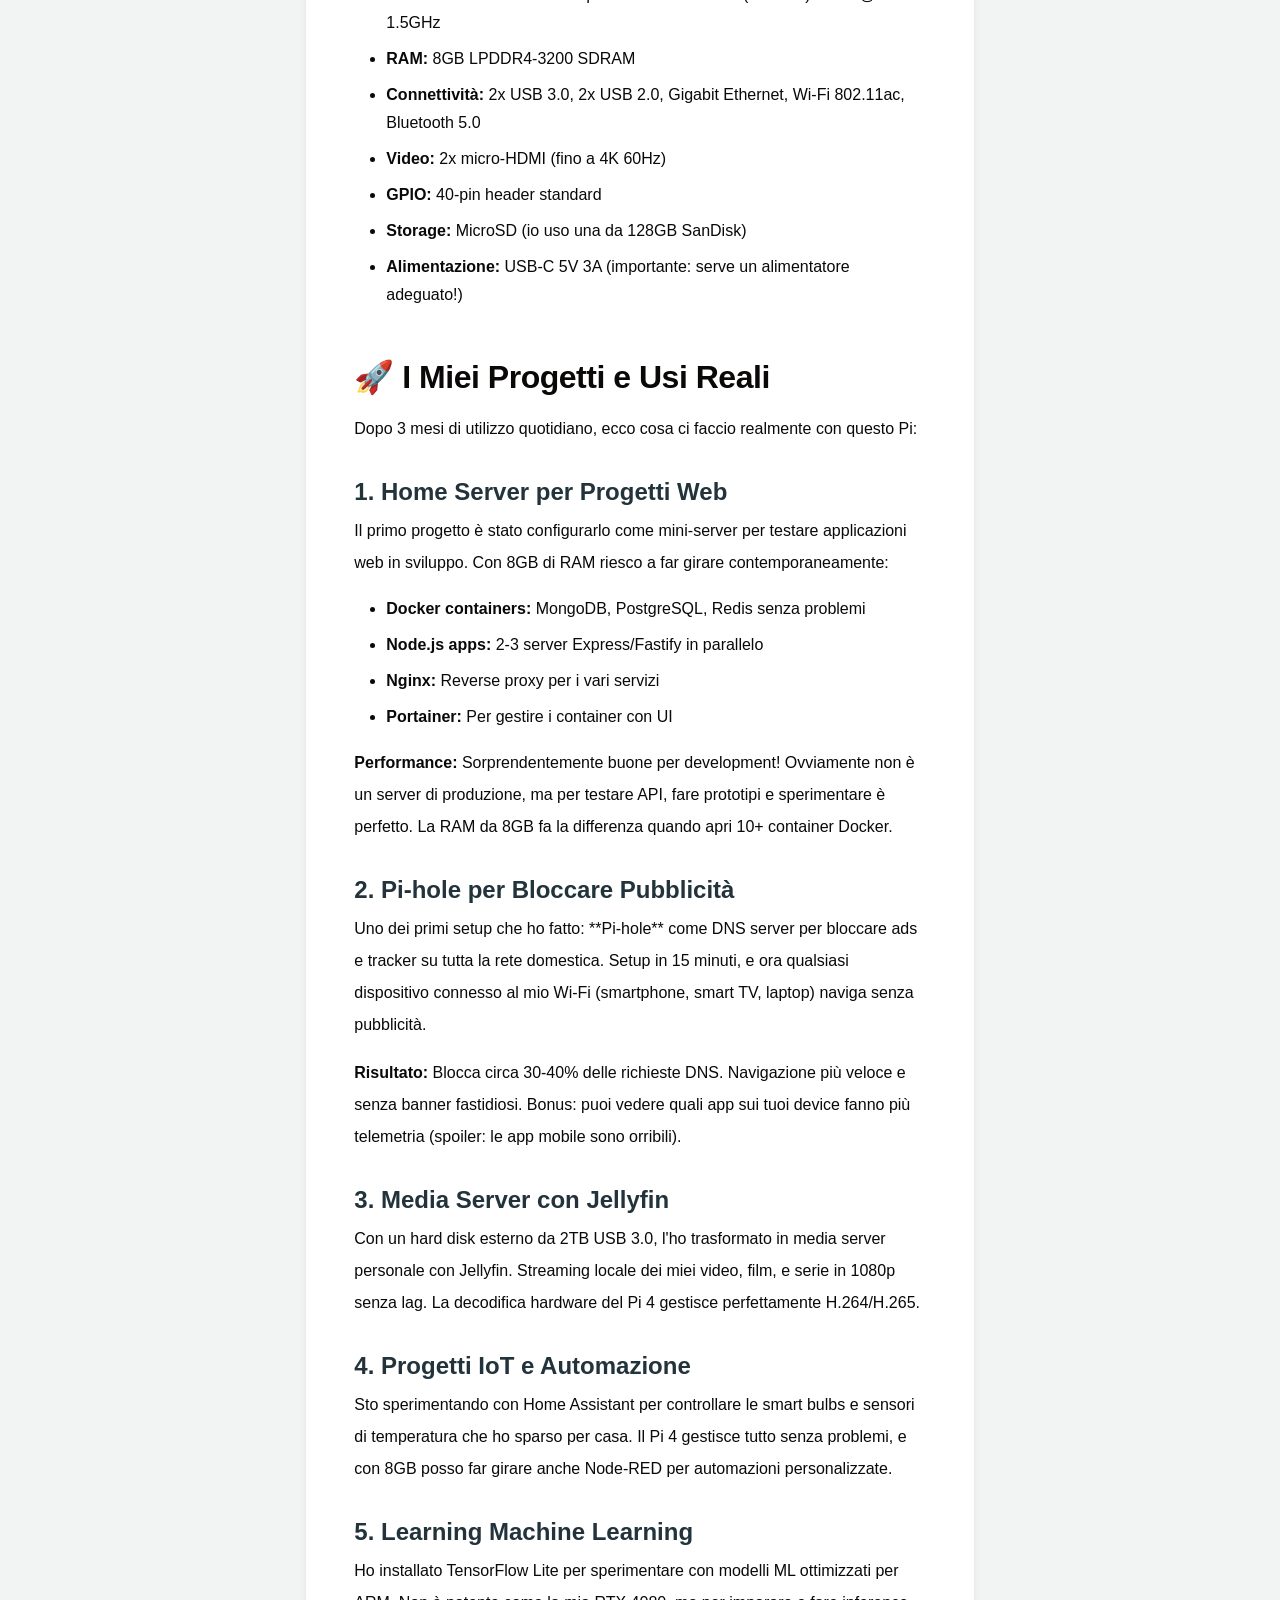
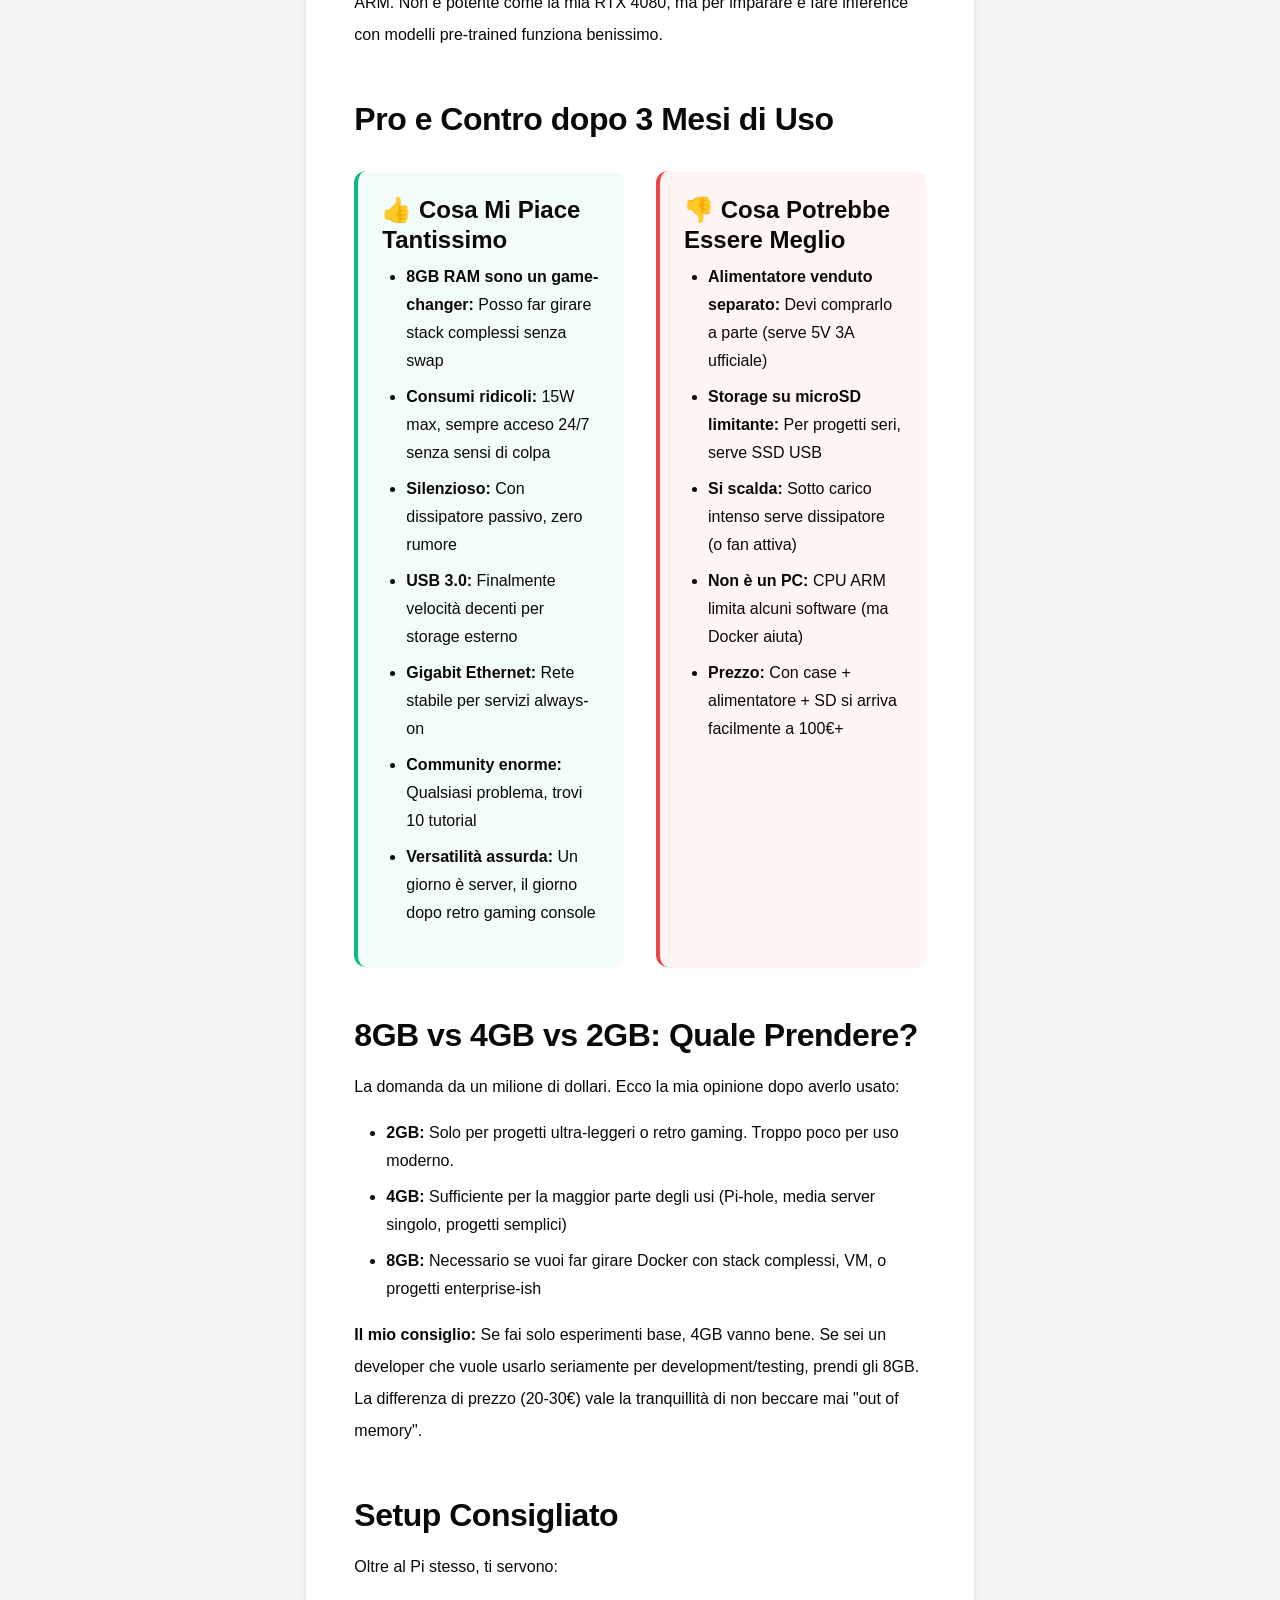
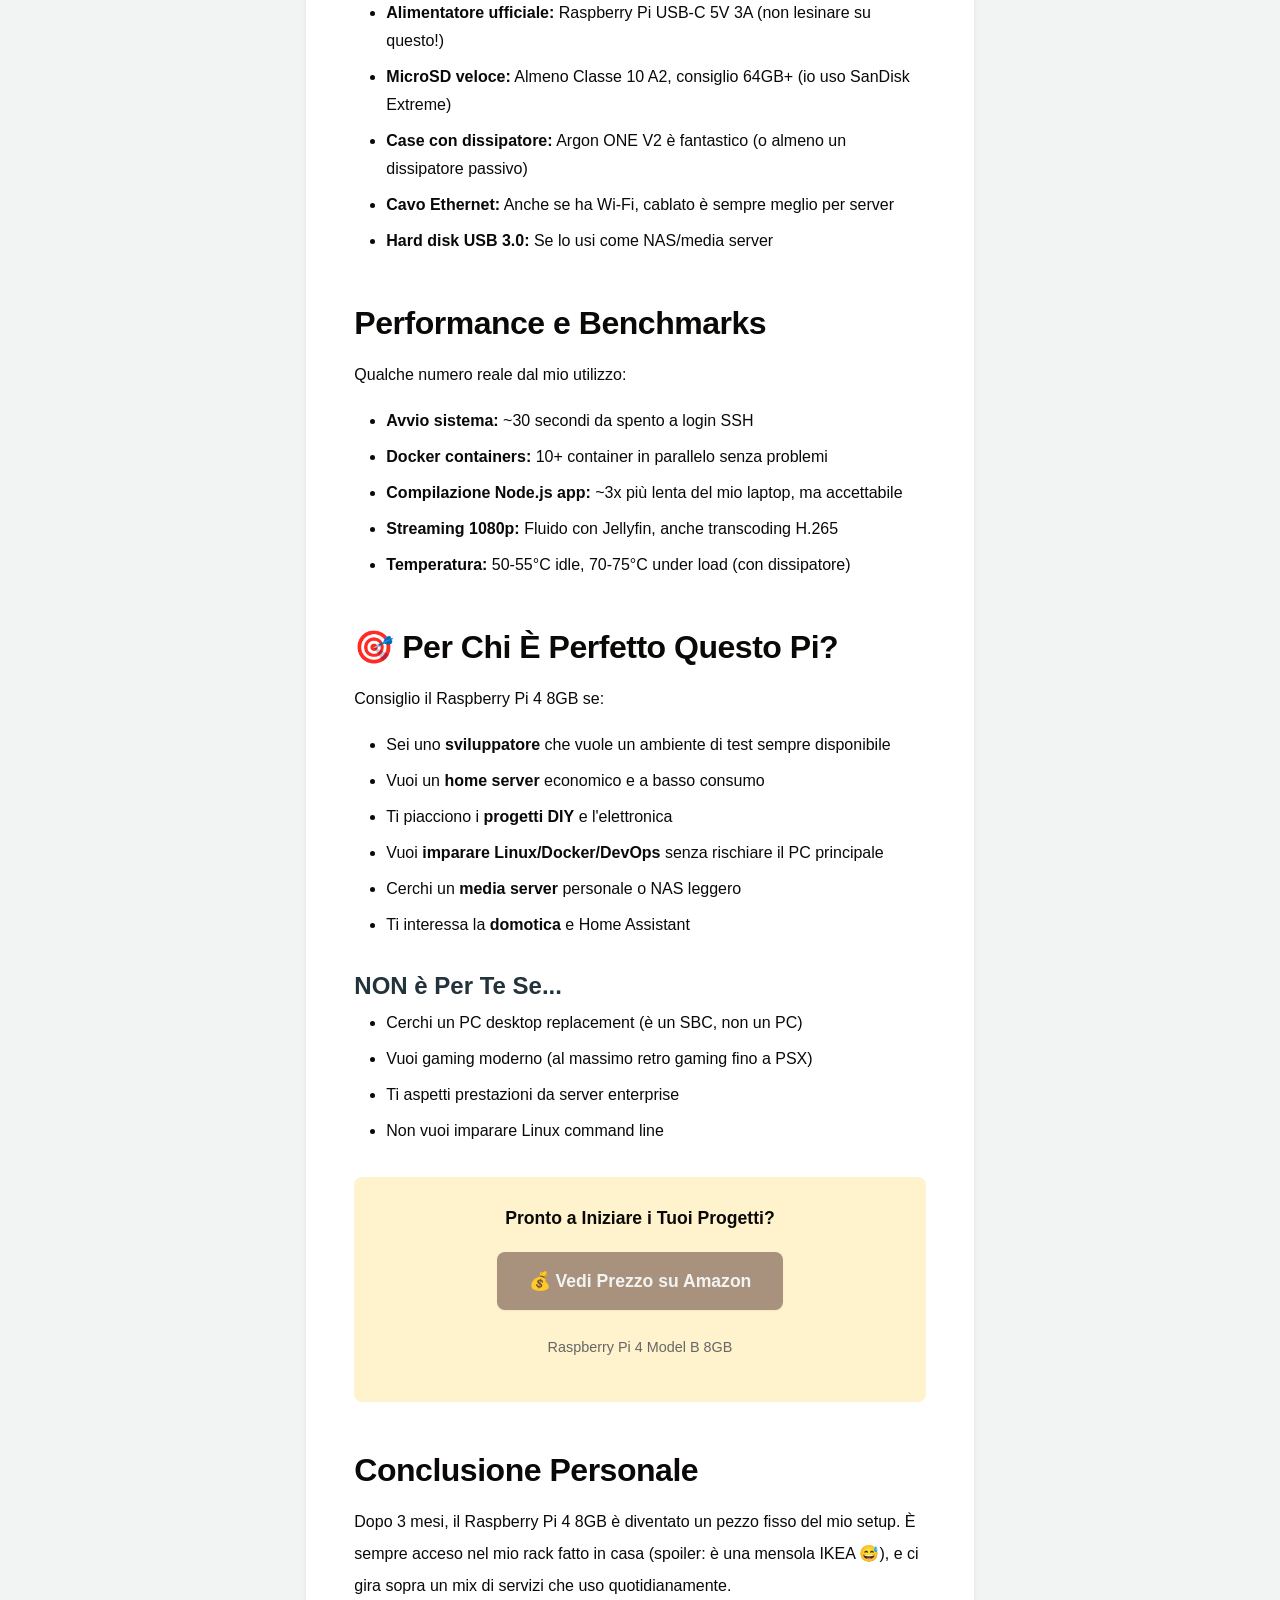
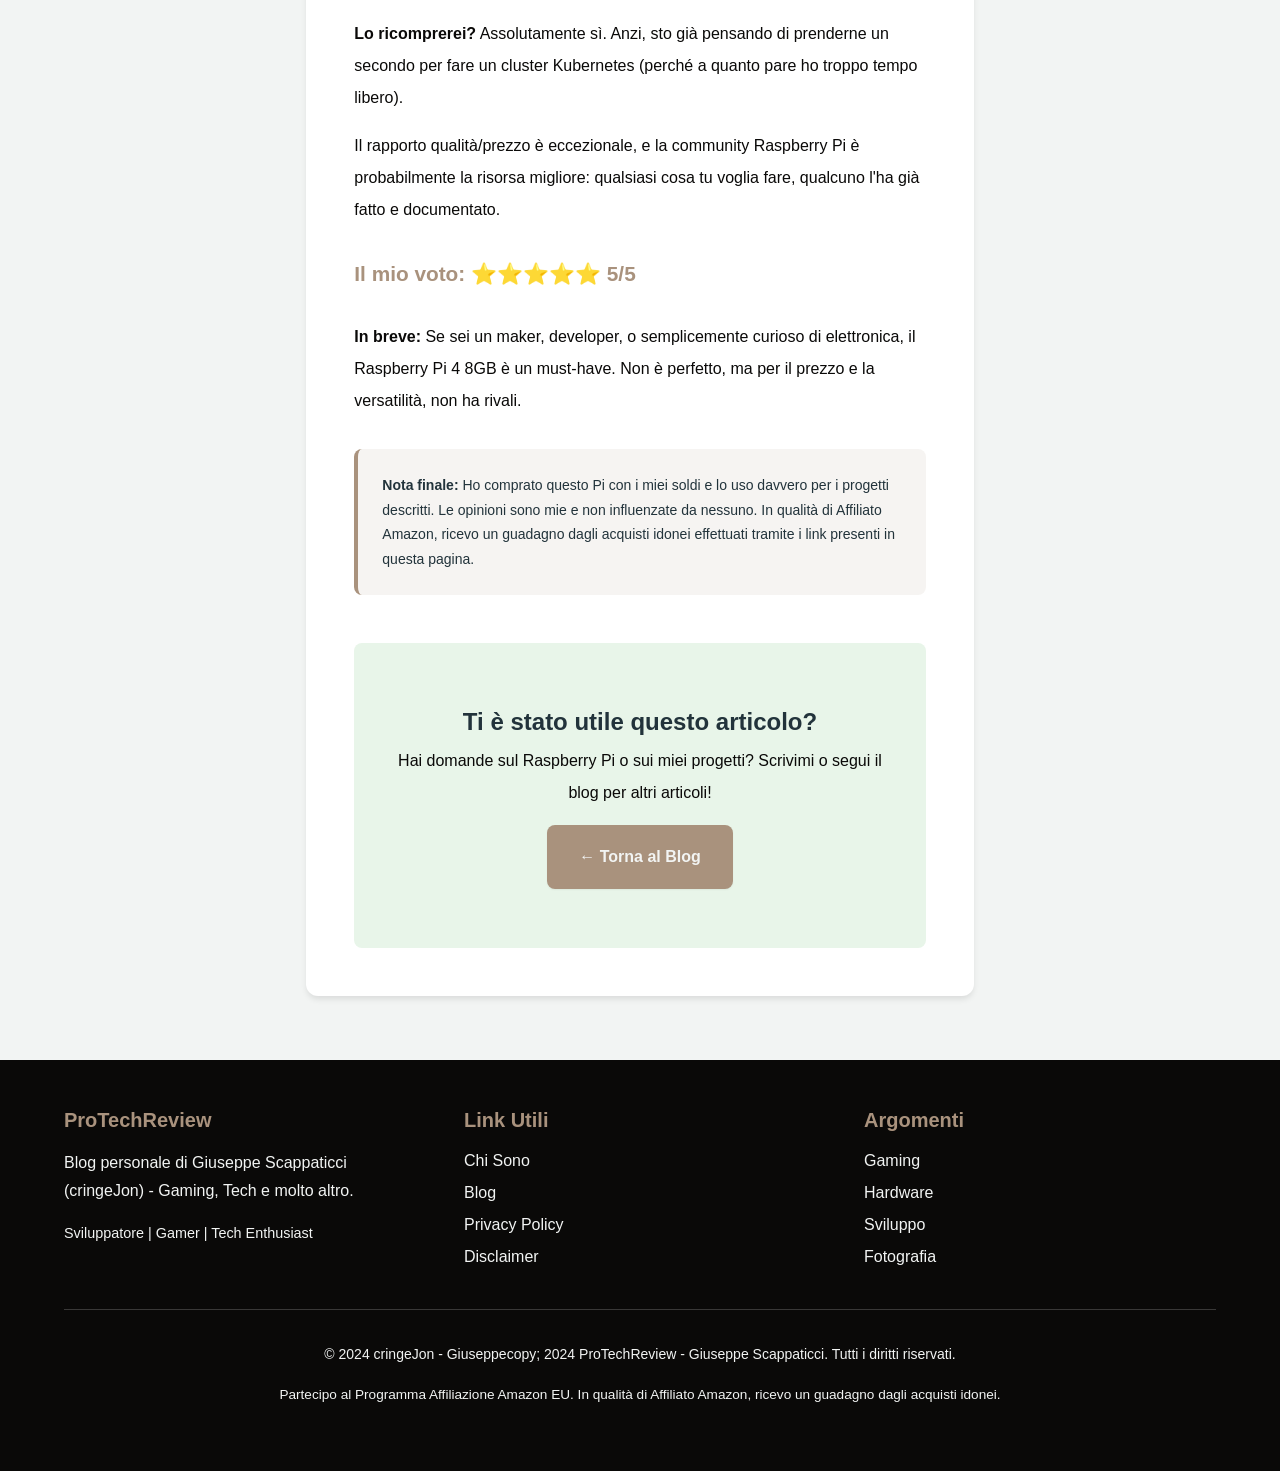
<file: raspberry-pi-4-8gb.html>
<!DOCTYPE html>
<html lang="it">
<head>
    <meta charset="UTF-8">
    <meta name="viewport" content="width=device-width, initial-scale=1.0">
    <meta name="description" content="La mia esperienza con Raspberry Pi 4 8GB per progetti di sviluppo, home server e automazione. Recensione onesta da developer.">
    <title>Raspberry Pi 4 8GB: La Mia Esperienza per Progetti Dev | cringeJon</title>
    <link rel="stylesheet" href="css/style.css">
</head>
<body>
    <header>
        <nav class="container">
            <a href="index.html" class="logo">ProTechReview</a>
            <ul class="nav-links">
                <li><a href="index.html">Home</a></li>
                <li><a href="blog.html">Blog</a></li>
                <li><a href="about.html">Chi Sono</a></li>
                <li><a href="privacy.html">Privacy</a></li>
                <li><a href="disclaimer.html">Disclaimer</a></li>
                <li><button id="theme-toggle" class="theme-toggle">🌙 Dark</button></li>
            </ul>
        </nav>
    </header>

    <main class="container">
        <article>
            <h1>🔧 Raspberry Pi 4 Model B 8GB: La Mia Esperienza da Developer</h1>
            <p><em>di Giuseppe Scappaticci (cringeJon) • Dicembre 2024 • Hardware & DIY</em></p>

            <div class="product-hero">🍓</div>

            <div class="affiliate-notice">
                <strong>⚠️ Trasparenza:</strong> Questo articolo contiene link affiliati Amazon.
                Se acquisti tramite questi link, ricevo una piccola commissione che mi aiuta a
                mantenere il blog. In qualità di Affiliato Amazon, ricevo un guadagno dagli acquisti idonei.
            </div>

            <h2>Perché Ho Preso un Raspberry Pi 4 8GB</h2>
            <p>
                Come sviluppatore, sono sempre stato affascinato dai progetti IoT e dall'idea di avere un mini-server
                domestico per sperimentare. Dopo anni di "lo devo proprio comprare", finalmente ho ceduto e preso
                il Raspberry Pi 4 nella versione top con **8GB di RAM**.
            </p>
            <p>
                La domanda che mi facevo: "8GB sono davvero necessari o bastano i 4GB?" Spoiler: dipende, ma per
                come lo uso io, valeva assolutamente la pena.
            </p>

            <div style="background: #f0f8ff; padding: 1.5rem; border-radius: 8px; margin: 2rem 0; text-align: center;">
                <p style="margin-bottom: 1rem; font-size: 1.1rem;">
                    <strong>Vuoi prendere il Raspberry Pi 4 8GB?</strong>
                </p>
                <a href="https://www.amazon.it/RASPBERRY-PI-RPI4-MODBP-8GB-Raspberry-Modello/dp/B09TTKT94J?th=1&linkCode=ll1&tag=cringejon07-21&linkId=bc188c5416a77f28927d86461673145b&language=it_IT&ref_=as_li_ss_tl"
                   class="btn"
                   target="_blank"
                   rel="nofollow noopener"
                   style="display: inline-block; font-size: 1.1rem; padding: 1rem 2rem;">
                   🛒 Vedi su Amazon.it
                </a>
                <p style="margin-top: 1rem; font-size: 0.9rem; color: #666;">
                    Raspberry Pi 4 Model B 8GB - Link affiliato Amazon
                </p>
            </div>

            <h2>Specifiche Tecniche</h2>
            <ul>
                <li><strong>SoC:</strong> Broadcom BCM2711 quad-core Cortex-A72 (ARM v8) 64-bit @ 1.5GHz</li>
                <li><strong>RAM:</strong> 8GB LPDDR4-3200 SDRAM</li>
                <li><strong>Connettività:</strong> 2x USB 3.0, 2x USB 2.0, Gigabit Ethernet, Wi-Fi 802.11ac, Bluetooth 5.0</li>
                <li><strong>Video:</strong> 2x micro-HDMI (fino a 4K 60Hz)</li>
                <li><strong>GPIO:</strong> 40-pin header standard</li>
                <li><strong>Storage:</strong> MicroSD (io uso una da 128GB SanDisk)</li>
                <li><strong>Alimentazione:</strong> USB-C 5V 3A (importante: serve un alimentatore adeguato!)</li>
            </ul>

            <h2>🚀 I Miei Progetti e Usi Reali</h2>
            <p>
                Dopo 3 mesi di utilizzo quotidiano, ecco cosa ci faccio realmente con questo Pi:
            </p>

            <h3>1. Home Server per Progetti Web</h3>
            <p>
                Il primo progetto è stato configurarlo come mini-server per testare applicazioni web in sviluppo.
                Con 8GB di RAM riesco a far girare contemporaneamente:
            </p>
            <ul>
                <li><strong>Docker containers:</strong> MongoDB, PostgreSQL, Redis senza problemi</li>
                <li><strong>Node.js apps:</strong> 2-3 server Express/Fastify in parallelo</li>
                <li><strong>Nginx:</strong> Reverse proxy per i vari servizi</li>
                <li><strong>Portainer:</strong> Per gestire i container con UI</li>
            </ul>
            <p>
                <strong>Performance:</strong> Sorprendentemente buone per development! Ovviamente non è un server
                di produzione, ma per testare API, fare prototipi e sperimentare è perfetto. La RAM da 8GB fa la
                differenza quando apri 10+ container Docker.
            </p>

            <h3>2. Pi-hole per Bloccare Pubblicità</h3>
            <p>
                Uno dei primi setup che ho fatto: **Pi-hole** come DNS server per bloccare ads e tracker su tutta
                la rete domestica. Setup in 15 minuti, e ora qualsiasi dispositivo connesso al mio Wi-Fi (smartphone,
                smart TV, laptop) naviga senza pubblicità.
            </p>
            <p>
                <strong>Risultato:</strong> Blocca circa 30-40% delle richieste DNS. Navigazione più veloce e senza
                banner fastidiosi. Bonus: puoi vedere quali app sui tuoi device fanno più telemetria (spoiler: le
                app mobile sono orribili).
            </p>

            <h3>3. Media Server con Jellyfin</h3>
            <p>
                Con un hard disk esterno da 2TB USB 3.0, l'ho trasformato in media server personale con Jellyfin.
                Streaming locale dei miei video, film, e serie in 1080p senza lag. La decodifica hardware del Pi 4
                gestisce perfettamente H.264/H.265.
            </p>

            <h3>4. Progetti IoT e Automazione</h3>
            <p>
                Sto sperimentando con Home Assistant per controllare le smart bulbs e sensori di temperatura che ho
                sparso per casa. Il Pi 4 gestisce tutto senza problemi, e con 8GB posso far girare anche Node-RED
                per automazioni personalizzate.
            </p>

            <h3>5. Learning Machine Learning</h3>
            <p>
                Ho installato TensorFlow Lite per sperimentare con modelli ML ottimizzati per ARM. Non è potente
                come la mia RTX 4080, ma per imparare e fare inference con modelli pre-trained funziona benissimo.
            </p>

            <h2>Pro e Contro dopo 3 Mesi di Uso</h2>
            <div class="pros-cons">
                <div class="pros">
                    <h3>👍 Cosa Mi Piace Tantissimo</h3>
                    <ul>
                        <li><strong>8GB RAM sono un game-changer:</strong> Posso far girare stack complessi senza swap</li>
                        <li><strong>Consumi ridicoli:</strong> 15W max, sempre acceso 24/7 senza sensi di colpa</li>
                        <li><strong>Silenzioso:</strong> Con dissipatore passivo, zero rumore</li>
                        <li><strong>USB 3.0:</strong> Finalmente velocità decenti per storage esterno</li>
                        <li><strong>Gigabit Ethernet:</strong> Rete stabile per servizi always-on</li>
                        <li><strong>Community enorme:</strong> Qualsiasi problema, trovi 10 tutorial</li>
                        <li><strong>Versatilità assurda:</strong> Un giorno è server, il giorno dopo retro gaming console</li>
                    </ul>
                </div>
                <div class="cons">
                    <h3>👎 Cosa Potrebbe Essere Meglio</h3>
                    <ul>
                        <li><strong>Alimentatore venduto separato:</strong> Devi comprarlo a parte (serve 5V 3A ufficiale)</li>
                        <li><strong>Storage su microSD limitante:</strong> Per progetti seri, serve SSD USB</li>
                        <li><strong>Si scalda:</strong> Sotto carico intenso serve dissipatore (o fan attiva)</li>
                        <li><strong>Non è un PC:</strong> CPU ARM limita alcuni software (ma Docker aiuta)</li>
                        <li><strong>Prezzo:</strong> Con case + alimentatore + SD si arriva facilmente a 100€+</li>
                    </ul>
                </div>
            </div>

            <h2>8GB vs 4GB vs 2GB: Quale Prendere?</h2>
            <p>
                La domanda da un milione di dollari. Ecco la mia opinione dopo averlo usato:
            </p>
            <ul>
                <li><strong>2GB:</strong> Solo per progetti ultra-leggeri o retro gaming. Troppo poco per uso moderno.</li>
                <li><strong>4GB:</strong> Sufficiente per la maggior parte degli usi (Pi-hole, media server singolo, progetti semplici)</li>
                <li><strong>8GB:</strong> Necessario se vuoi far girare Docker con stack complessi, VM, o progetti enterprise-ish</li>
            </ul>
            <p>
                <strong>Il mio consiglio:</strong> Se fai solo esperimenti base, 4GB vanno bene. Se sei un developer
                che vuole usarlo seriamente per development/testing, prendi gli 8GB. La differenza di prezzo (20-30€)
                vale la tranquillità di non beccare mai "out of memory".
            </p>

            <h2>Setup Consigliato</h2>
            <p>
                Oltre al Pi stesso, ti servono:
            </p>
            <ul>
                <li><strong>Alimentatore ufficiale:</strong> Raspberry Pi USB-C 5V 3A (non lesinare su questo!)</li>
                <li><strong>MicroSD veloce:</strong> Almeno Classe 10 A2, consiglio 64GB+ (io uso SanDisk Extreme)</li>
                <li><strong>Case con dissipatore:</strong> Argon ONE V2 è fantastico (o almeno un dissipatore passivo)</li>
                <li><strong>Cavo Ethernet:</strong> Anche se ha Wi-Fi, cablato è sempre meglio per server</li>
                <li><strong>Hard disk USB 3.0:</strong> Se lo usi come NAS/media server</li>
            </ul>

            <h2>Performance e Benchmarks</h2>
            <p>
                Qualche numero reale dal mio utilizzo:
            </p>
            <ul>
                <li><strong>Avvio sistema:</strong> ~30 secondi da spento a login SSH</li>
                <li><strong>Docker containers:</strong> 10+ container in parallelo senza problemi</li>
                <li><strong>Compilazione Node.js app:</strong> ~3x più lenta del mio laptop, ma accettabile</li>
                <li><strong>Streaming 1080p:</strong> Fluido con Jellyfin, anche transcoding H.265</li>
                <li><strong>Temperatura:</strong> 50-55°C idle, 70-75°C under load (con dissipatore)</li>
            </ul>

            <h2>🎯 Per Chi È Perfetto Questo Pi?</h2>
            <p>
                Consiglio il Raspberry Pi 4 8GB se:
            </p>
            <ul>
                <li>Sei uno <strong>sviluppatore</strong> che vuole un ambiente di test sempre disponibile</li>
                <li>Vuoi un <strong>home server</strong> economico e a basso consumo</li>
                <li>Ti piacciono i <strong>progetti DIY</strong> e l'elettronica</li>
                <li>Vuoi <strong>imparare Linux/Docker/DevOps</strong> senza rischiare il PC principale</li>
                <li>Cerchi un <strong>media server</strong> personale o NAS leggero</li>
                <li>Ti interessa la <strong>domotica</strong> e Home Assistant</li>
            </ul>

            <h3>NON è Per Te Se...</h3>
            <ul>
                <li>Cerchi un PC desktop replacement (è un SBC, non un PC)</li>
                <li>Vuoi gaming moderno (al massimo retro gaming fino a PSX)</li>
                <li>Ti aspetti prestazioni da server enterprise</li>
                <li>Non vuoi imparare Linux command line</li>
            </ul>

            <div style="background: #fff3cd; padding: 1.5rem; border-radius: 8px; margin: 2rem 0; text-align: center;">
                <p style="margin-bottom: 1rem; font-size: 1.1rem;">
                    <strong>Pronto a Iniziare i Tuoi Progetti?</strong>
                </p>
                <a href="https://www.amazon.it/RASPBERRY-PI-RPI4-MODBP-8GB-Raspberry-Modello/dp/B09TTKT94J?th=1&linkCode=ll1&tag=cringejon07-21&linkId=bc188c5416a77f28927d86461673145b&language=it_IT&ref_=as_li_ss_tl"
                   class="btn"
                   target="_blank"
                   rel="nofollow noopener"
                   style="display: inline-block; font-size: 1.1rem; padding: 1rem 2rem;">
                   💰 Vedi Prezzo su Amazon
                </a>
                <p style="margin-top: 1rem; font-size: 0.9rem; color: #666;">
                    Raspberry Pi 4 Model B 8GB
                </p>
            </div>

            <h2>Conclusione Personale</h2>
            <p>
                Dopo 3 mesi, il Raspberry Pi 4 8GB è diventato un pezzo fisso del mio setup. È sempre acceso nel
                mio rack fatto in casa (spoiler: è una mensola IKEA 😅), e ci gira sopra un mix di servizi che uso
                quotidianamente.
            </p>
            <p>
                <strong>Lo ricomprerei?</strong> Assolutamente sì. Anzi, sto già pensando di prenderne un secondo
                per fare un cluster Kubernetes (perché a quanto pare ho troppo tempo libero).
            </p>
            <p>
                Il rapporto qualità/prezzo è eccezionale, e la community Raspberry Pi è probabilmente la risorsa
                migliore: qualsiasi cosa tu voglia fare, qualcuno l'ha già fatto e documentato.
            </p>

            <div class="rating" style="font-size: 1.3rem; margin: 2rem 0;">
                <strong>Il mio voto:</strong> ⭐⭐⭐⭐⭐ 5/5
            </div>

            <p>
                <strong>In breve:</strong> Se sei un maker, developer, o semplicemente curioso di elettronica,
                il Raspberry Pi 4 8GB è un must-have. Non è perfetto, ma per il prezzo e la versatilità,
                non ha rivali.
            </p>

            <div class="affiliate-notice">
                <strong>Nota finale:</strong> Ho comprato questo Pi con i miei soldi e lo uso davvero per i progetti
                descritti. Le opinioni sono mie e non influenzate da nessuno. In qualità di Affiliato Amazon,
                ricevo un guadagno dagli acquisti idonei effettuati tramite i link presenti in questa pagina.
            </div>

            <div style="background: #e8f5e9; padding: 2rem; border-radius: 8px; margin-top: 3rem; text-align: center;">
                <h3>Ti è stato utile questo articolo?</h3>
                <p>Hai domande sul Raspberry Pi o sui miei progetti? Scrivimi o segui il blog per altri articoli!</p>
                <p style="margin-top: 1rem;">
                    <a href="blog.html" class="btn">← Torna al Blog</a>
                </p>
            </div>
        </article>
    </main>

    <footer>
        <div class="container">
            <div class="footer-content">
                <div class="footer-section">
                    <h3>ProTechReview</h3>
                    <p>Blog personale di Giuseppe Scappaticci (cringeJon) - Gaming, Tech e molto altro.</p>
                    <p style="margin-top: 1rem; font-size: 0.9rem;">Sviluppatore | Gamer | Tech Enthusiast</p>
                </div>
                <div class="footer-section">
                    <h3>Link Utili</h3>
                    <ul>
                        <li><a href="about.html">Chi Sono</a></li>
                        <li><a href="blog.html">Blog</a></li>
                        <li><a href="privacy.html">Privacy Policy</a></li>
                        <li><a href="disclaimer.html">Disclaimer</a></li>
                    </ul>
                </div>
                <div class="footer-section">
                    <h3>Argomenti</h3>
                    <ul>
                        <li><a href="blog.html">Gaming</a></li>
                        <li><a href="blog.html">Hardware</a></li>
                        <li><a href="blog.html">Sviluppo</a></li>
                        <li><a href="blog.html">Fotografia</a></li>
                    </ul>
                </div>
            </div>
            <div class="footer-bottom">
                <p>&copy; 2024 cringeJon - Giuseppecopy; 2024 ProTechReview - Giuseppe Scappaticci. Tutti i diritti riservati.</p>
                <p style="margin-top: 0.5rem; font-size: 0.85rem;">
                    Partecipo al Programma Affiliazione Amazon EU. In qualità di Affiliato Amazon,
                    ricevo un guadagno dagli acquisti idonei.
                </p>
            </div>
        </div>
    </footer>

    <button id="scroll-to-top" class="scroll-to-top" aria-label="Torna su">↑</button>
    <script src="js/main.js"></script>
</body>
</html>
</file>
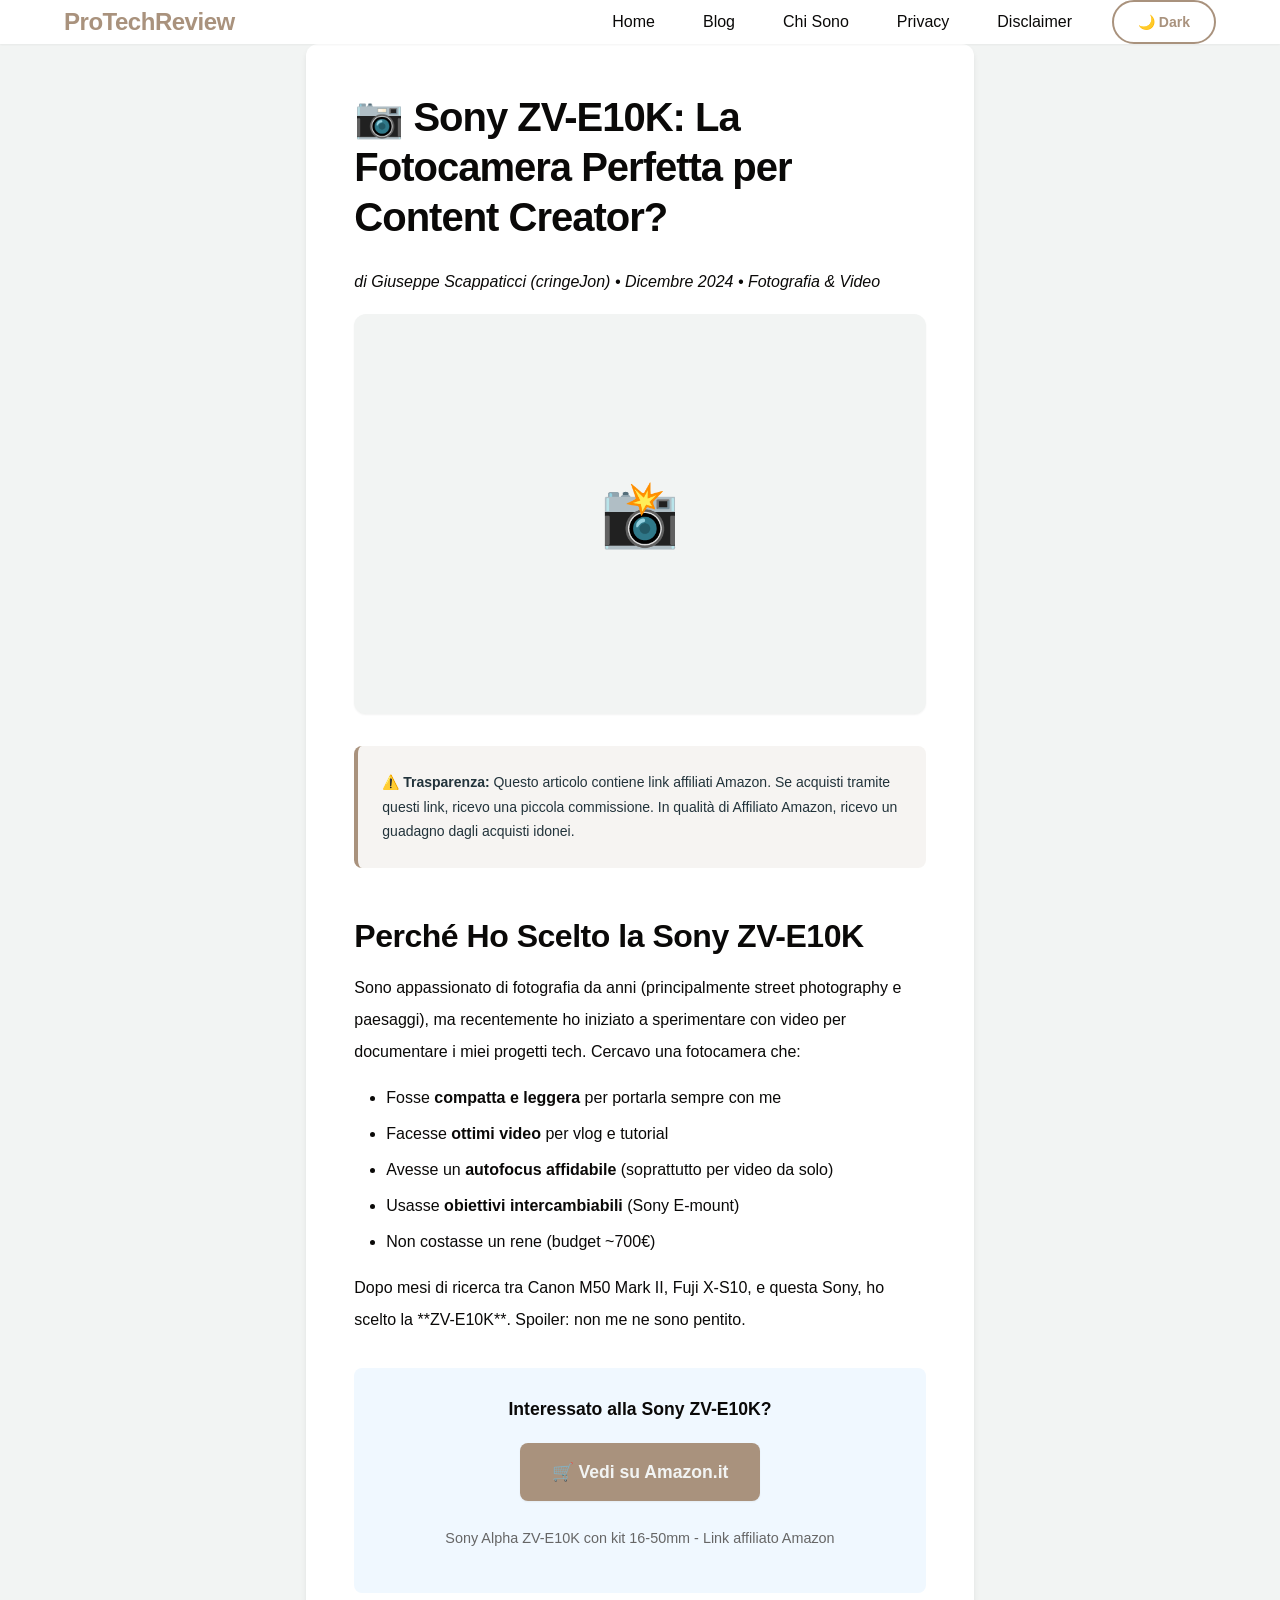
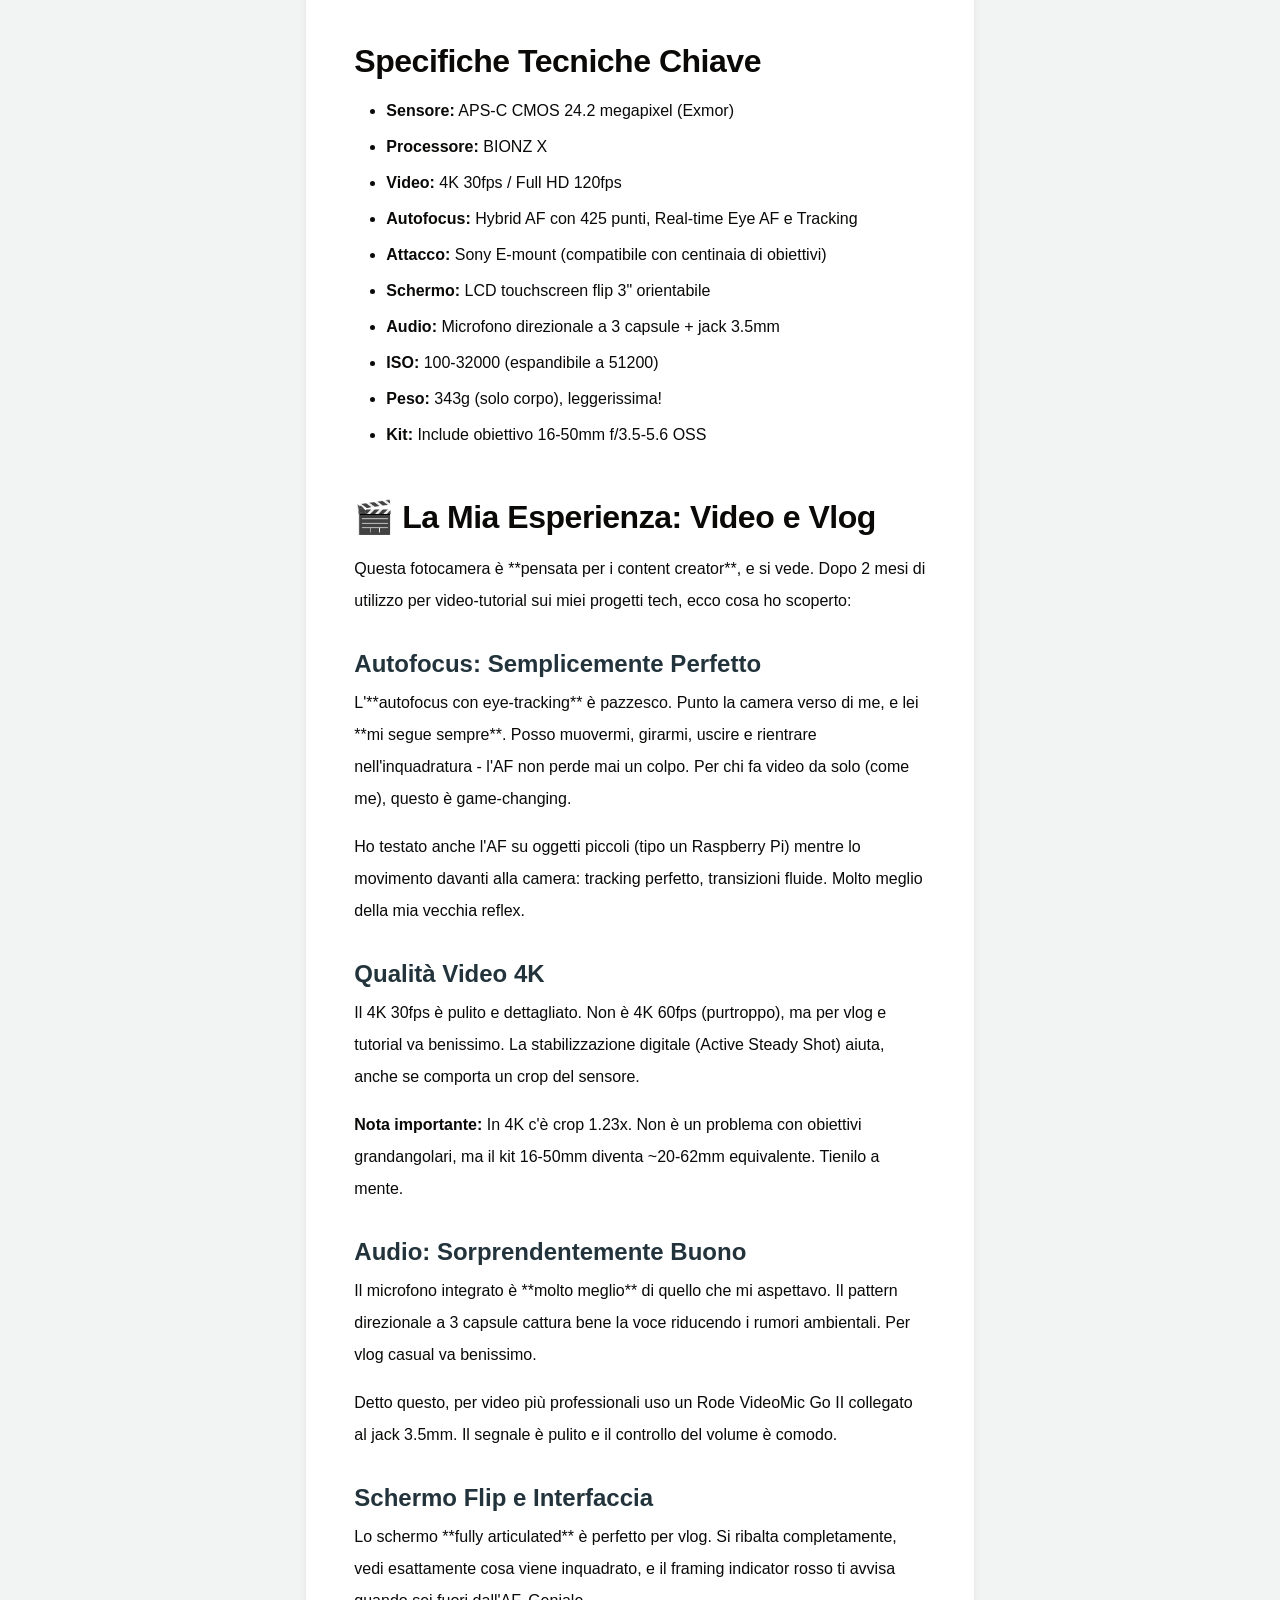
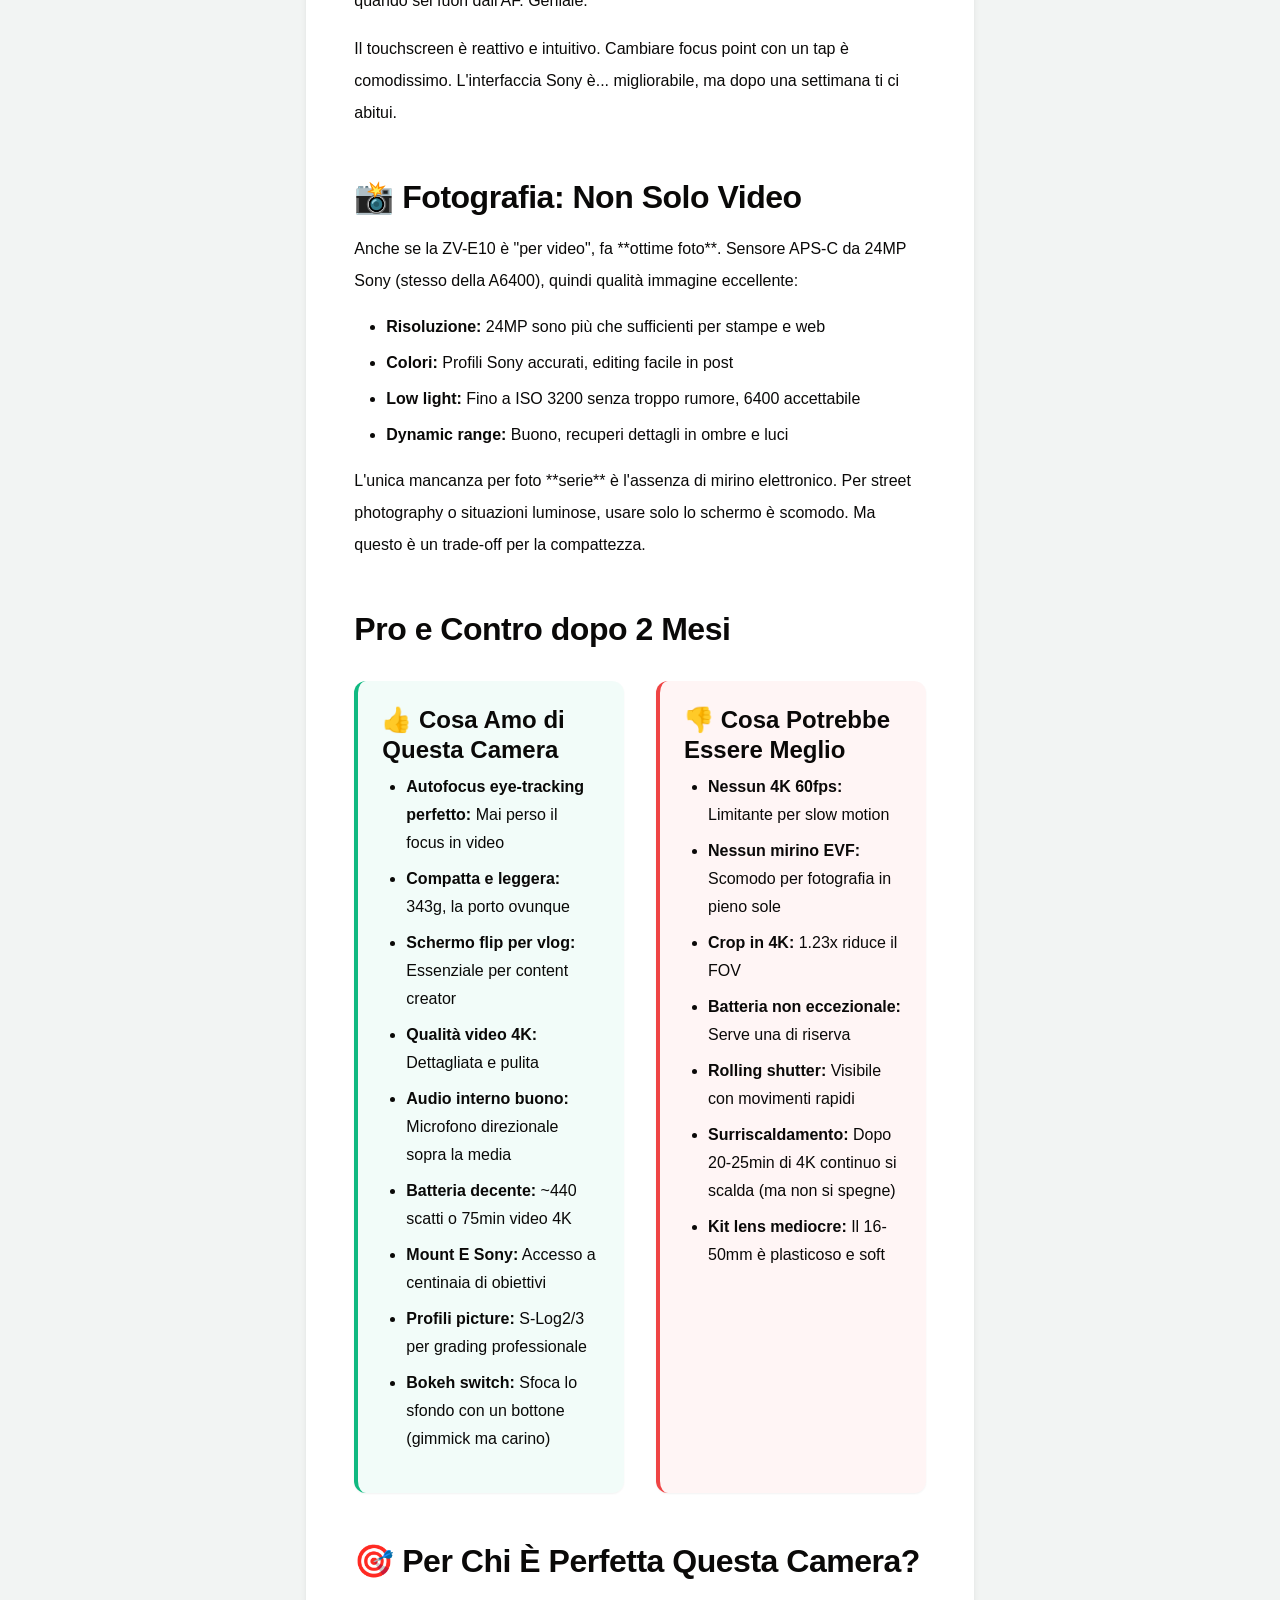
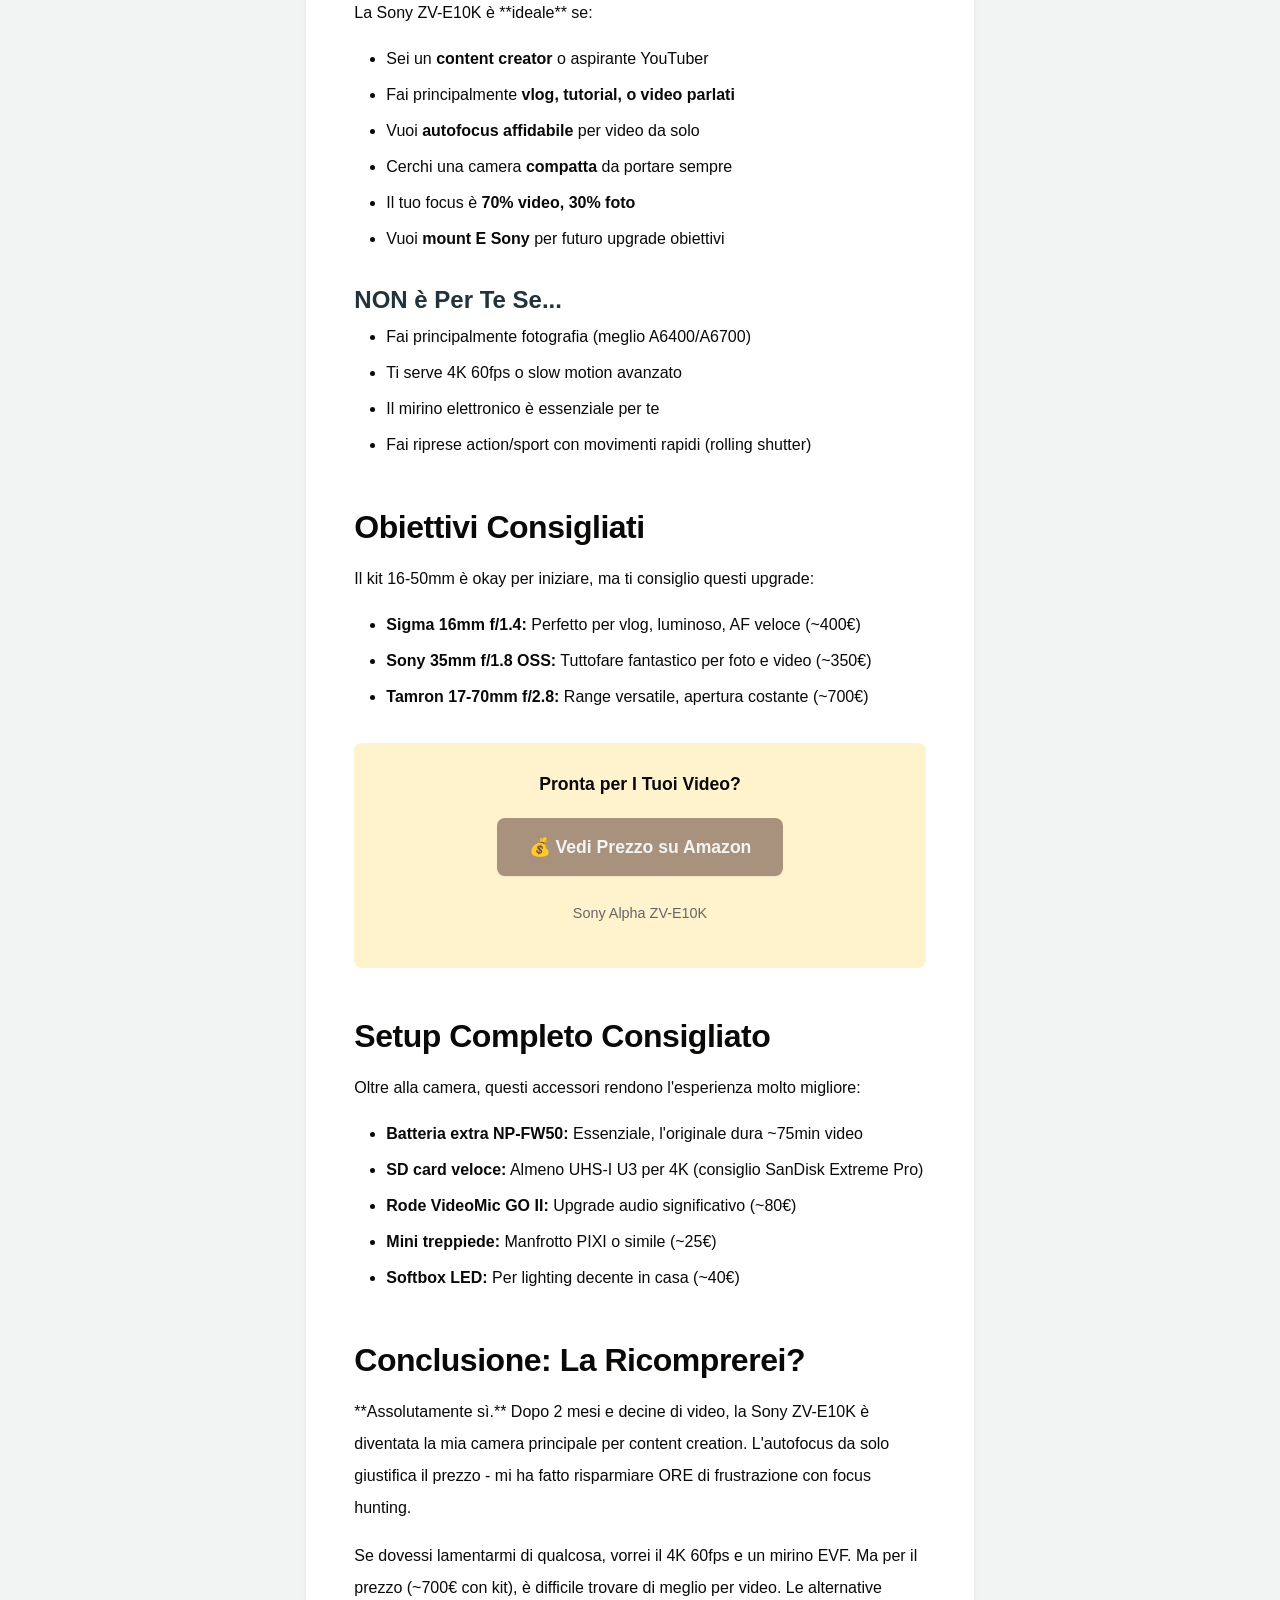
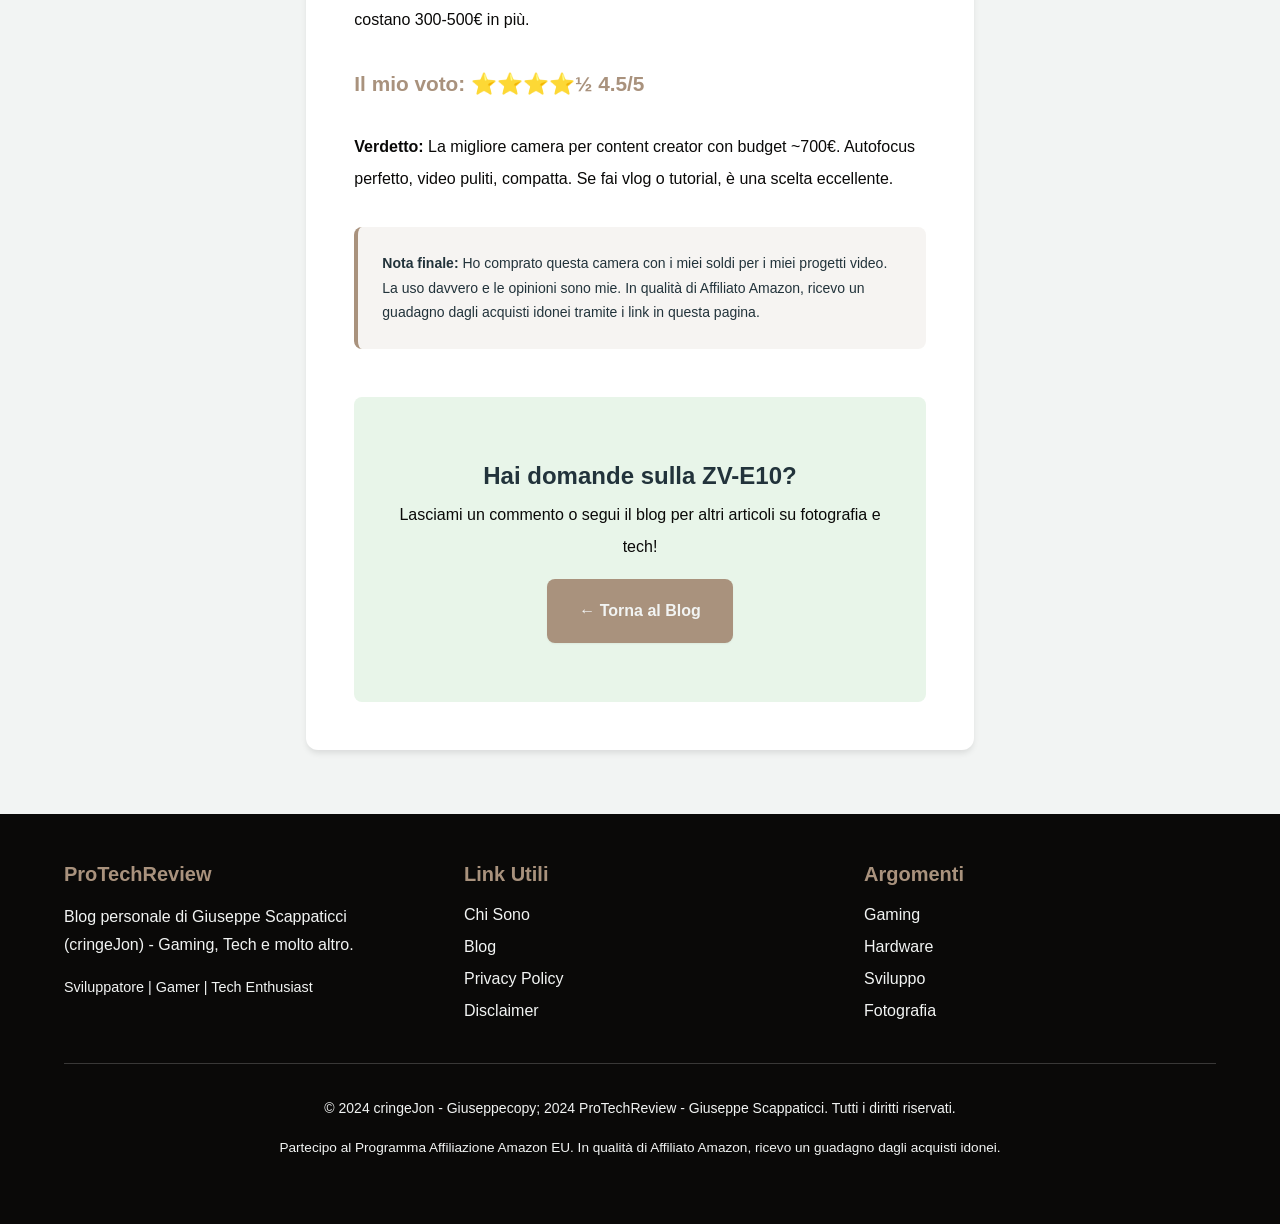
<file: sony-zve10k-recensione.html>
<!DOCTYPE html>
<html lang="it">
<head>
    <meta charset="UTF-8">
    <meta name="viewport" content="width=device-width, initial-scale=1.0">
    <meta name="description" content="Recensione Sony ZV-E10K: la mia esperienza come content creator e fotografo. Perfetta per vlog, foto e video. Opinione onesta dopo mesi di utilizzo.">
    <title>Sony ZV-E10K Recensione: La Mia Esperienza da Content Creator | cringeJon</title>
    <link rel="stylesheet" href="css/style.css">
</head>
<body>
    <header>
        <nav class="container">
            <a href="index.html" class="logo">ProTechReview</a>
            <ul class="nav-links">
                <li><a href="index.html">Home</a></li>
                <li><a href="blog.html">Blog</a></li>
                <li><a href="about.html">Chi Sono</a></li>
                <li><a href="privacy.html">Privacy</a></li>
                <li><a href="disclaimer.html">Disclaimer</a></li>
                <li><button id="theme-toggle" class="theme-toggle">🌙 Dark</button></li>
            </ul>
        </nav>
    </header>

    <main class="container">
        <article>
            <h1>📷 Sony ZV-E10K: La Fotocamera Perfetta per Content Creator?</h1>
            <p><em>di Giuseppe Scappaticci (cringeJon) • Dicembre 2024 • Fotografia & Video</em></p>

            <div class="product-hero">📸</div>

            <div class="affiliate-notice">
                <strong>⚠️ Trasparenza:</strong> Questo articolo contiene link affiliati Amazon.
                Se acquisti tramite questi link, ricevo una piccola commissione. In qualità di Affiliato Amazon,
                ricevo un guadagno dagli acquisti idonei.
            </div>

            <h2>Perché Ho Scelto la Sony ZV-E10K</h2>
            <p>
                Sono appassionato di fotografia da anni (principalmente street photography e paesaggi), ma recentemente
                ho iniziato a sperimentare con video per documentare i miei progetti tech. Cercavo una fotocamera che:
            </p>
            <ul>
                <li>Fosse <strong>compatta e leggera</strong> per portarla sempre con me</li>
                <li>Facesse <strong>ottimi video</strong> per vlog e tutorial</li>
                <li>Avesse un <strong>autofocus affidabile</strong> (soprattutto per video da solo)</li>
                <li>Usasse <strong>obiettivi intercambiabili</strong> (Sony E-mount)</li>
                <li>Non costasse un rene (budget ~700€)</li>
            </ul>
            <p>
                Dopo mesi di ricerca tra Canon M50 Mark II, Fuji X-S10, e questa Sony, ho scelto la **ZV-E10K**.
                Spoiler: non me ne sono pentito.
            </p>

            <div style="background: #f0f8ff; padding: 1.5rem; border-radius: 8px; margin: 2rem 0; text-align: center;">
                <p style="margin-bottom: 1rem; font-size: 1.1rem;">
                    <strong>Interessato alla Sony ZV-E10K?</strong>
                </p>
                <a href="https://www.amazon.it/Sony-Alpha-ZV-E10K-intercambiabile-orientabile/dp/B0FLQ1MF47?__mk_it_IT=%C3%85M%C3%85%C5%BD%C3%95%C3%91&crid=1AA9H2DC9MEWR&dib=eyJ2IjoiMSJ9.[base64].fc2lp6S4n9iks9xBpfkvLQ66v4ZCxsn2s65ZNZhrdsI&dib_tag=se&keywords=zv%2Be10&qid=1764944810&s=electronics&sprefix=zv%2Be10%2Celectronics%2C99&sr=1-2&ufe=app_do%3Aamzn1.fos.27cde496-1382-47de-88f5-84dfdab2f435&th=1&linkCode=ll1&tag=cringejon07-21&linkId=a6322c9abc882891281f993bea033fe7&language=it_IT&ref_=as_li_ss_tl"
                   class="btn"
                   target="_blank"
                   rel="nofollow noopener"
                   style="display: inline-block; font-size: 1.1rem; padding: 1rem 2rem;">
                   🛒 Vedi su Amazon.it
                </a>
                <p style="margin-top: 1rem; font-size: 0.9rem; color: #666;">
                    Sony Alpha ZV-E10K con kit 16-50mm - Link affiliato Amazon
                </p>
            </div>

            <h2>Specifiche Tecniche Chiave</h2>
            <ul>
                <li><strong>Sensore:</strong> APS-C CMOS 24.2 megapixel (Exmor)</li>
                <li><strong>Processore:</strong> BIONZ X</li>
                <li><strong>Video:</strong> 4K 30fps / Full HD 120fps</li>
                <li><strong>Autofocus:</strong> Hybrid AF con 425 punti, Real-time Eye AF e Tracking</li>
                <li><strong>Attacco:</strong> Sony E-mount (compatibile con centinaia di obiettivi)</li>
                <li><strong>Schermo:</strong> LCD touchscreen flip 3" orientabile</li>
                <li><strong>Audio:</strong> Microfono direzionale a 3 capsule + jack 3.5mm</li>
                <li><strong>ISO:</strong> 100-32000 (espandibile a 51200)</li>
                <li><strong>Peso:</strong> 343g (solo corpo), leggerissima!</li>
                <li><strong>Kit:</strong> Include obiettivo 16-50mm f/3.5-5.6 OSS</li>
            </ul>

            <h2>🎬 La Mia Esperienza: Video e Vlog</h2>
            <p>
                Questa fotocamera è **pensata per i content creator**, e si vede. Dopo 2 mesi di utilizzo per
                video-tutorial sui miei progetti tech, ecco cosa ho scoperto:
            </p>

            <h3>Autofocus: Semplicemente Perfetto</h3>
            <p>
                L'**autofocus con eye-tracking** è pazzesco. Punto la camera verso di me, e lei **mi segue sempre**.
                Posso muovermi, girarmi, uscire e rientrare nell'inquadratura - l'AF non perde mai un colpo.
                Per chi fa video da solo (come me), questo è game-changing.
            </p>
            <p>
                Ho testato anche l'AF su oggetti piccoli (tipo un Raspberry Pi) mentre lo movimento davanti alla
                camera: tracking perfetto, transizioni fluide. Molto meglio della mia vecchia reflex.
            </p>

            <h3>Qualità Video 4K</h3>
            <p>
                Il 4K 30fps è pulito e dettagliato. Non è 4K 60fps (purtroppo), ma per vlog e tutorial va benissimo.
                La stabilizzazione digitale (Active Steady Shot) aiuta, anche se comporta un crop del sensore.
            </p>
            <p>
                <strong>Nota importante:</strong> In 4K c'è crop 1.23x. Non è un problema con obiettivi grandangolari,
                ma il kit 16-50mm diventa ~20-62mm equivalente. Tienilo a mente.
            </p>

            <h3>Audio: Sorprendentemente Buono</h3>
            <p>
                Il microfono integrato è **molto meglio** di quello che mi aspettavo. Il pattern direzionale a 3 capsule
                cattura bene la voce riducendo i rumori ambientali. Per vlog casual va benissimo.
            </p>
            <p>
                Detto questo, per video più professionali uso un Rode VideoMic Go II collegato al jack 3.5mm.
                Il segnale è pulito e il controllo del volume è comodo.
            </p>

            <h3>Schermo Flip e Interfaccia</h3>
            <p>
                Lo schermo **fully articulated** è perfetto per vlog. Si ribalta completamente, vedi esattamente cosa
                viene inquadrato, e il framing indicator rosso ti avvisa quando sei fuori dall'AF. Geniale.
            </p>
            <p>
                Il touchscreen è reattivo e intuitivo. Cambiare focus point con un tap è comodissimo. L'interfaccia
                Sony è... migliorabile, ma dopo una settimana ti ci abitui.
            </p>

            <h2>📸 Fotografia: Non Solo Video</h2>
            <p>
                Anche se la ZV-E10 è "per video", fa **ottime foto**. Sensore APS-C da 24MP Sony (stesso della A6400),
                quindi qualità immagine eccellente:
            </p>
            <ul>
                <li><strong>Risoluzione:</strong> 24MP sono più che sufficienti per stampe e web</li>
                <li><strong>Colori:</strong> Profili Sony accurati, editing facile in post</li>
                <li><strong>Low light:</strong> Fino a ISO 3200 senza troppo rumore, 6400 accettabile</li>
                <li><strong>Dynamic range:</strong> Buono, recuperi dettagli in ombre e luci</li>
            </ul>
            <p>
                L'unica mancanza per foto **serie** è l'assenza di mirino elettronico. Per street photography o
                situazioni luminose, usare solo lo schermo è scomodo. Ma questo è un trade-off per la compattezza.
            </p>

            <h2>Pro e Contro dopo 2 Mesi</h2>
            <div class="pros-cons">
                <div class="pros">
                    <h3>👍 Cosa Amo di Questa Camera</h3>
                    <ul>
                        <li><strong>Autofocus eye-tracking perfetto:</strong> Mai perso il focus in video</li>
                        <li><strong>Compatta e leggera:</strong> 343g, la porto ovunque</li>
                        <li><strong>Schermo flip per vlog:</strong> Essenziale per content creator</li>
                        <li><strong>Qualità video 4K:</strong> Dettagliata e pulita</li>
                        <li><strong>Audio interno buono:</strong> Microfono direzionale sopra la media</li>
                        <li><strong>Batteria decente:</strong> ~440 scatti o 75min video 4K</li>
                        <li><strong>Mount E Sony:</strong> Accesso a centinaia di obiettivi</li>
                        <li><strong>Profili picture:</strong> S-Log2/3 per grading professionale</li>
                        <li><strong>Bokeh switch:</strong> Sfoca lo sfondo con un bottone (gimmick ma carino)</li>
                    </ul>
                </div>
                <div class="cons">
                    <h3>👎 Cosa Potrebbe Essere Meglio</h3>
                    <ul>
                        <li><strong>Nessun 4K 60fps:</strong> Limitante per slow motion</li>
                        <li><strong>Nessun mirino EVF:</strong> Scomodo per fotografia in pieno sole</li>
                        <li><strong>Crop in 4K:</strong> 1.23x riduce il FOV</li>
                        <li><strong>Batteria non eccezionale:</strong> Serve una di riserva</li>
                        <li><strong>Rolling shutter:</strong> Visibile con movimenti rapidi</li>
                        <li><strong>Surriscaldamento:</strong> Dopo 20-25min di 4K continuo si scalda (ma non si spegne)</li>
                        <li><strong>Kit lens mediocre:</strong> Il 16-50mm è plasticoso e soft</li>
                    </ul>
                </div>
            </div>

            <h2>🎯 Per Chi È Perfetta Questa Camera?</h2>
            <p>
                La Sony ZV-E10K è **ideale** se:
            </p>
            <ul>
                <li>Sei un <strong>content creator</strong> o aspirante YouTuber</li>
                <li>Fai principalmente <strong>vlog, tutorial, o video parlati</strong></li>
                <li>Vuoi <strong>autofocus affidabile</strong> per video da solo</li>
                <li>Cerchi una camera <strong>compatta</strong> da portare sempre</li>
                <li>Il tuo focus è <strong>70% video, 30% foto</strong></li>
                <li>Vuoi <strong>mount E Sony</strong> per futuro upgrade obiettivi</li>
            </ul>

            <h3>NON è Per Te Se...</h3>
            <ul>
                <li>Fai principalmente fotografia (meglio A6400/A6700)</li>
                <li>Ti serve 4K 60fps o slow motion avanzato</li>
                <li>Il mirino elettronico è essenziale per te</li>
                <li>Fai riprese action/sport con movimenti rapidi (rolling shutter)</li>
            </ul>

            <h2>Obiettivi Consigliati</h2>
            <p>
                Il kit 16-50mm è okay per iniziare, ma ti consiglio questi upgrade:
            </p>
            <ul>
                <li><strong>Sigma 16mm f/1.4:</strong> Perfetto per vlog, luminoso, AF veloce (~400€)</li>
                <li><strong>Sony 35mm f/1.8 OSS:</strong> Tuttofare fantastico per foto e video (~350€)</li>
                <li><strong>Tamron 17-70mm f/2.8:</strong> Range versatile, apertura costante (~700€)</li>
            </ul>

            <div style="background: #fff3cd; padding: 1.5rem; border-radius: 8px; margin: 2rem 0; text-align: center;">
                <p style="margin-bottom: 1rem; font-size: 1.1rem;">
                    <strong>Pronta per I Tuoi Video?</strong>
                </p>
                <a href="https://www.amazon.it/Sony-Alpha-ZV-E10K-intercambiabile-orientabile/dp/B0FLQ1MF47?__mk_it_IT=%C3%85M%C3%85%C5%BD%C3%95%C3%91&crid=1AA9H2DC9MEWR&dib=eyJ2IjoiMSJ9.[base64].fc2lp6S4n9iks9xBpfkvLQ66v4ZCxsn2s65ZNZhrdsI&dib_tag=se&keywords=zv%2Be10&qid=1764944810&s=electronics&sprefix=zv%2Be10%2Celectronics%2C99&sr=1-2&ufe=app_do%3Aamzn1.fos.27cde496-1382-47de-88f5-84dfdab2f435&th=1&linkCode=ll1&tag=cringejon07-21&linkId=a6322c9abc882891281f993bea033fe7&language=it_IT&ref_=as_li_ss_tl"
                   class="btn"
                   target="_blank"
                   rel="nofollow noopener"
                   style="display: inline-block; font-size: 1.1rem; padding: 1rem 2rem;">
                   💰 Vedi Prezzo su Amazon
                </a>
                <p style="margin-top: 1rem; font-size: 0.9rem; color: #666;">
                    Sony Alpha ZV-E10K
                </p>
            </div>

            <h2>Setup Completo Consigliato</h2>
            <p>
                Oltre alla camera, questi accessori rendono l'esperienza molto migliore:
            </p>
            <ul>
                <li><strong>Batteria extra NP-FW50:</strong> Essenziale, l'originale dura ~75min video</li>
                <li><strong>SD card veloce:</strong> Almeno UHS-I U3 per 4K (consiglio SanDisk Extreme Pro)</li>
                <li><strong>Rode VideoMic GO II:</strong> Upgrade audio significativo (~80€)</li>
                <li><strong>Mini treppiede:</strong> Manfrotto PIXI o simile (~25€)</li>
                <li><strong>Softbox LED:</strong> Per lighting decente in casa (~40€)</li>
            </ul>

            <h2>Conclusione: La Ricomprerei?</h2>
            <p>
                **Assolutamente sì.** Dopo 2 mesi e decine di video, la Sony ZV-E10K è diventata la mia camera
                principale per content creation. L'autofocus da solo giustifica il prezzo - mi ha fatto risparmiare
                ORE di frustrazione con focus hunting.
            </p>
            <p>
                Se dovessi lamentarmi di qualcosa, vorrei il 4K 60fps e un mirino EVF. Ma per il prezzo (~700€ con kit),
                è difficile trovare di meglio per video. Le alternative costano 300-500€ in più.
            </p>

            <div class="rating" style="font-size: 1.3rem; margin: 2rem 0;">
                <strong>Il mio voto:</strong> ⭐⭐⭐⭐½ 4.5/5
            </div>

            <p>
                <strong>Verdetto:</strong> La migliore camera per content creator con budget ~700€. Autofocus perfetto,
                video puliti, compatta. Se fai vlog o tutorial, è una scelta eccellente.
            </p>

            <div class="affiliate-notice">
                <strong>Nota finale:</strong> Ho comprato questa camera con i miei soldi per i miei progetti video.
                La uso davvero e le opinioni sono mie. In qualità di Affiliato Amazon, ricevo un guadagno
                dagli acquisti idonei tramite i link in questa pagina.
            </div>

            <div style="background: #e8f5e9; padding: 2rem; border-radius: 8px; margin-top: 3rem; text-align: center;">
                <h3>Hai domande sulla ZV-E10?</h3>
                <p>Lasciami un commento o segui il blog per altri articoli su fotografia e tech!</p>
                <p style="margin-top: 1rem;">
                    <a href="blog.html" class="btn">← Torna al Blog</a>
                </p>
            </div>
        </article>
    </main>

    <footer>
        <div class="container">
            <div class="footer-content">
                <div class="footer-section">
                    <h3>ProTechReview</h3>
                    <p>Blog personale di Giuseppe Scappaticci (cringeJon) - Gaming, Tech e molto altro.</p>
                    <p style="margin-top: 1rem; font-size: 0.9rem;">Sviluppatore | Gamer | Tech Enthusiast</p>
                </div>
                <div class="footer-section">
                    <h3>Link Utili</h3>
                    <ul>
                        <li><a href="about.html">Chi Sono</a></li>
                        <li><a href="blog.html">Blog</a></li>
                        <li><a href="privacy.html">Privacy Policy</a></li>
                        <li><a href="disclaimer.html">Disclaimer</a></li>
                    </ul>
                </div>
                <div class="footer-section">
                    <h3>Argomenti</h3>
                    <ul>
                        <li><a href="blog.html">Gaming</a></li>
                        <li><a href="blog.html">Hardware</a></li>
                        <li><a href="blog.html">Sviluppo</a></li>
                        <li><a href="blog.html">Fotografia</a></li>
                    </ul>
                </div>
            </div>
            <div class="footer-bottom">
                <p>&copy; 2024 cringeJon - Giuseppecopy; 2024 ProTechReview - Giuseppe Scappaticci. Tutti i diritti riservati.</p>
                <p style="margin-top: 0.5rem; font-size: 0.85rem;">
                    Partecipo al Programma Affiliazione Amazon EU. In qualità di Affiliato Amazon,
                    ricevo un guadagno dagli acquisti idonei.
                </p>
            </div>
        </div>
    </footer>

    <button id="scroll-to-top" class="scroll-to-top" aria-label="Torna su">↑</button>
    <script src="js/main.js"></script>
</body>
</html>
</file>
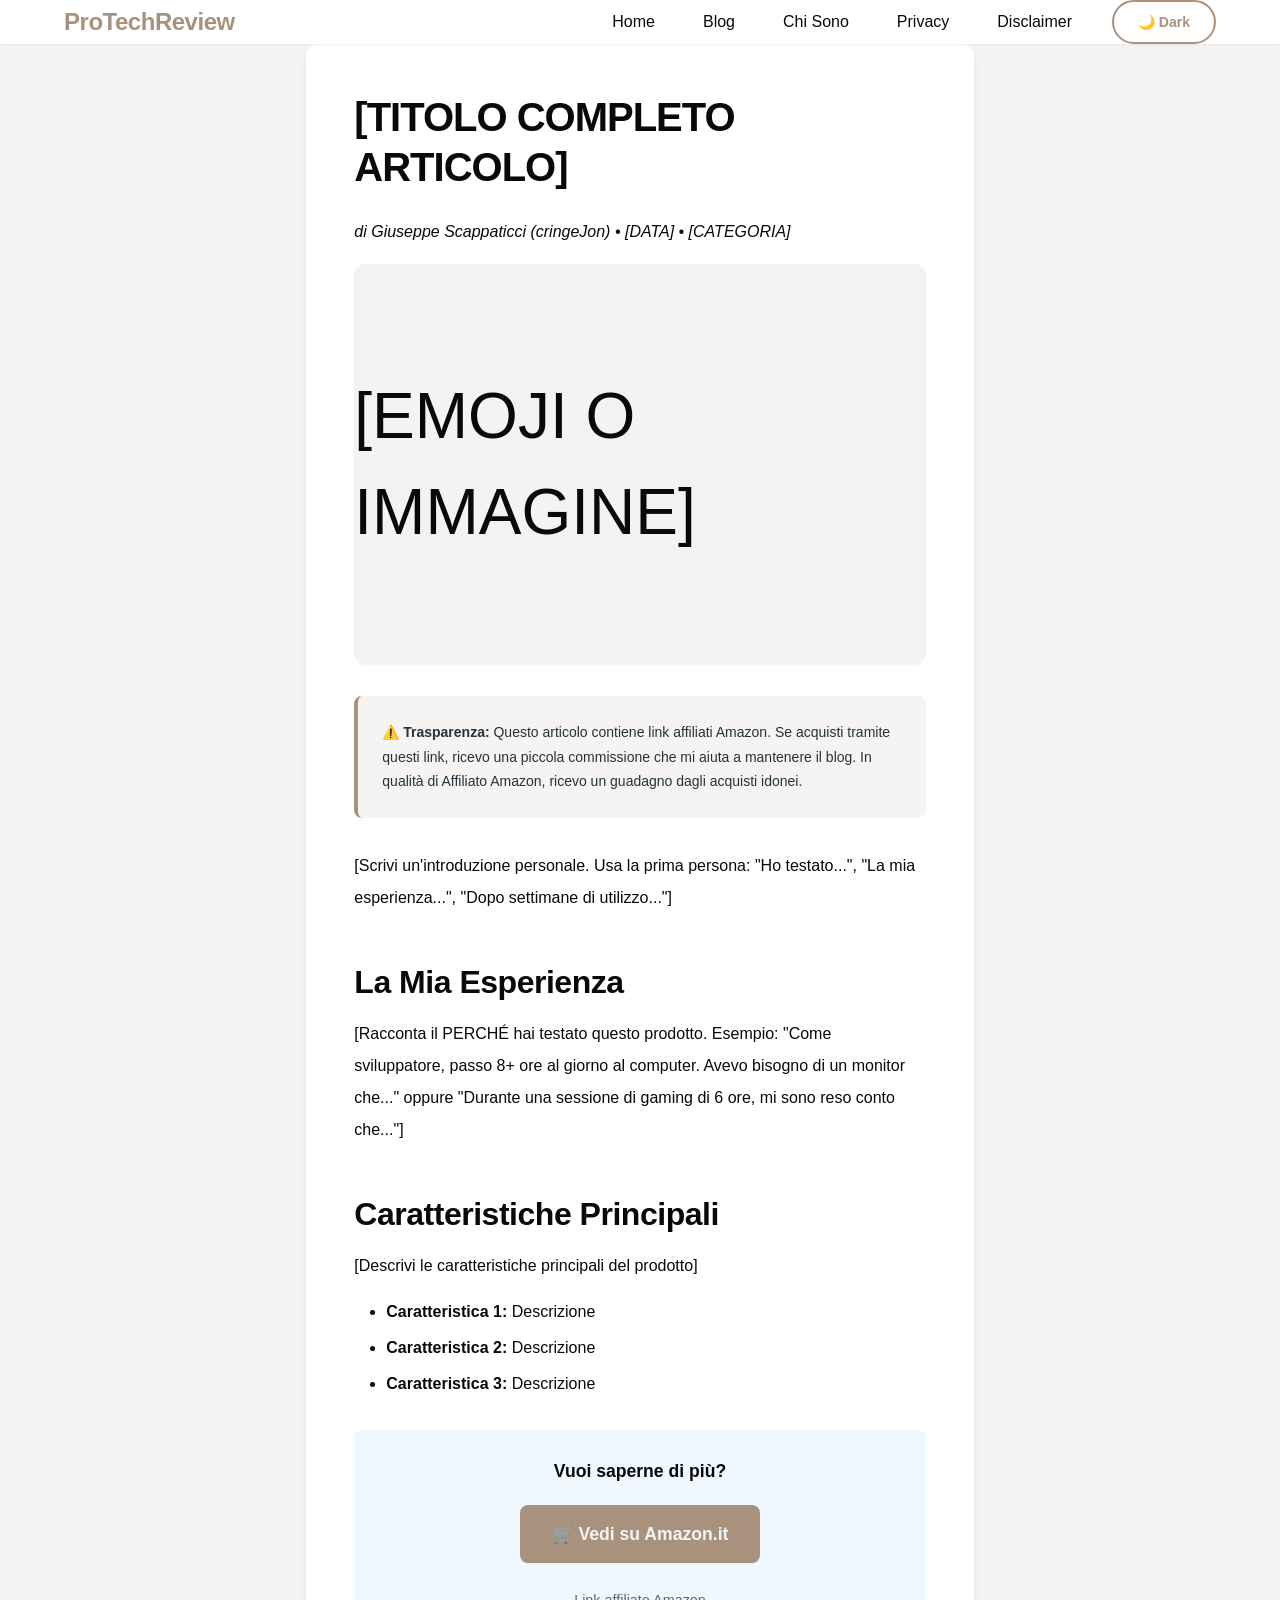
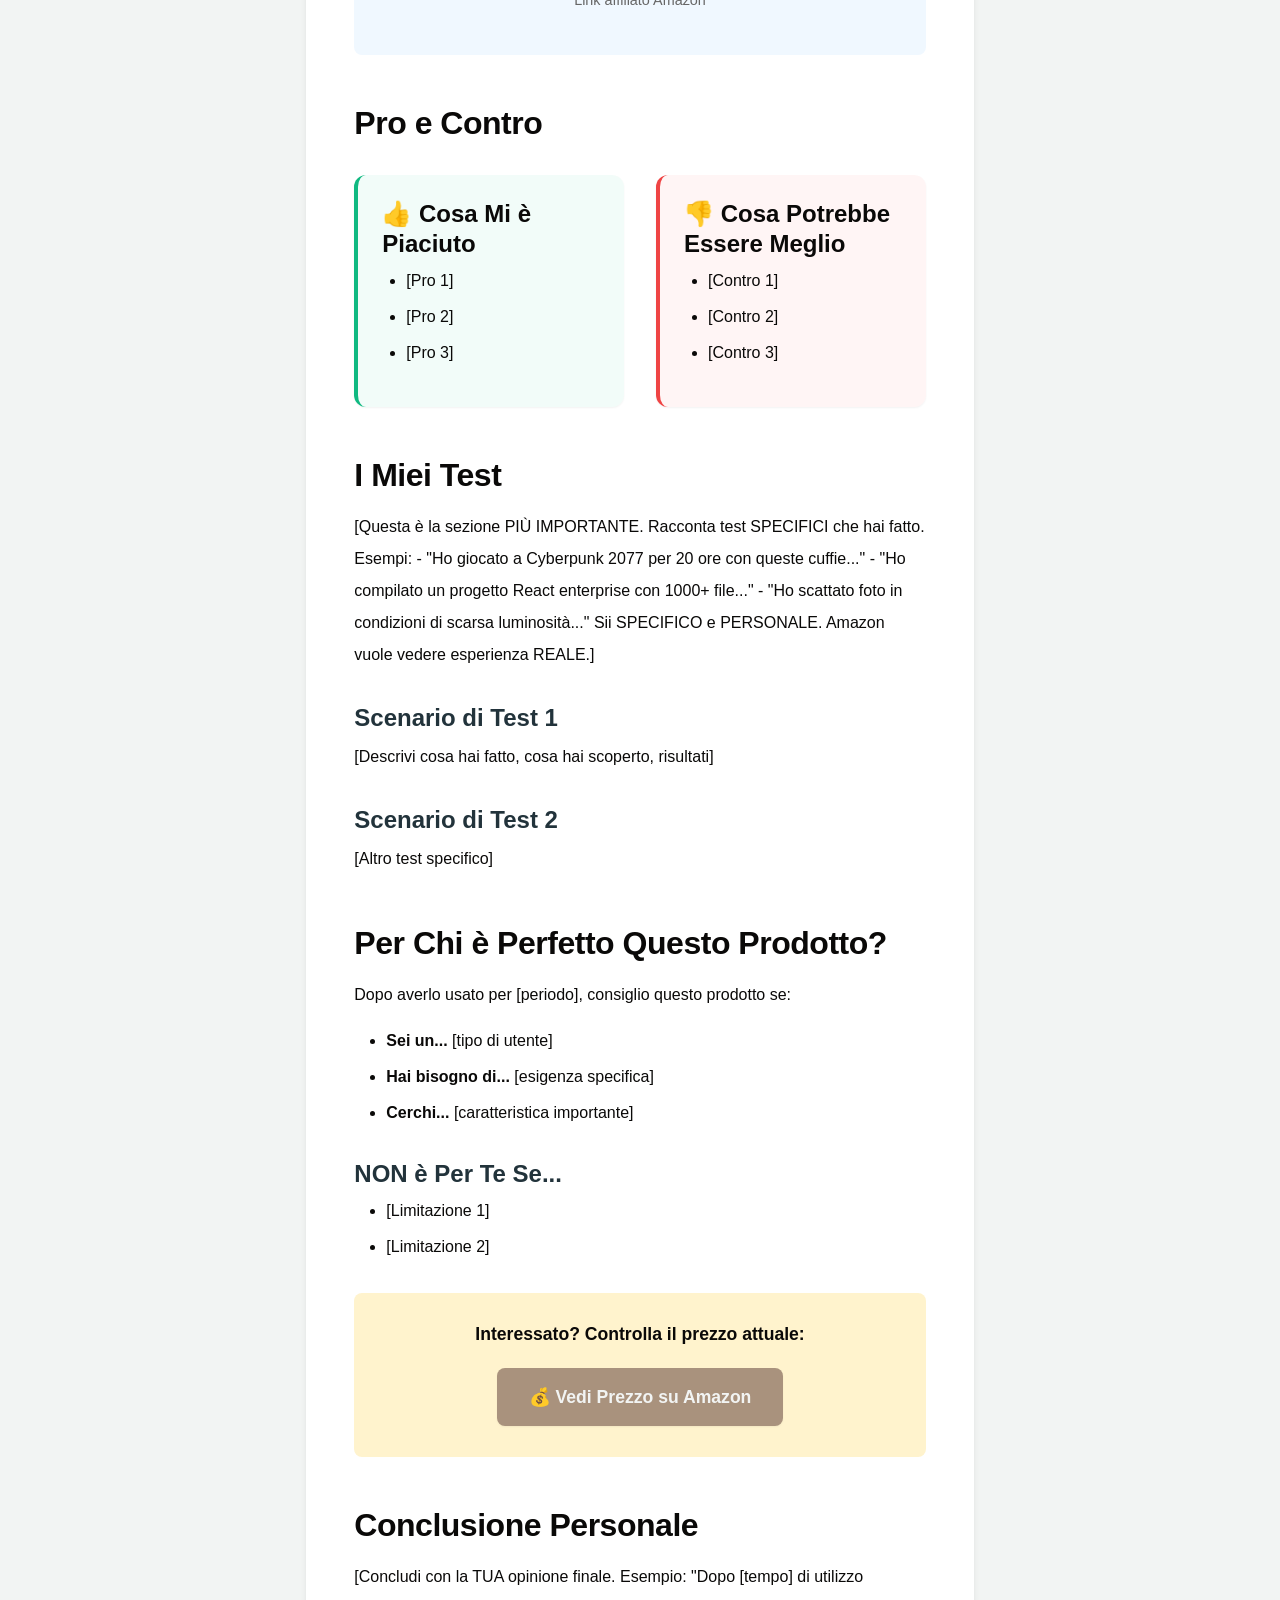
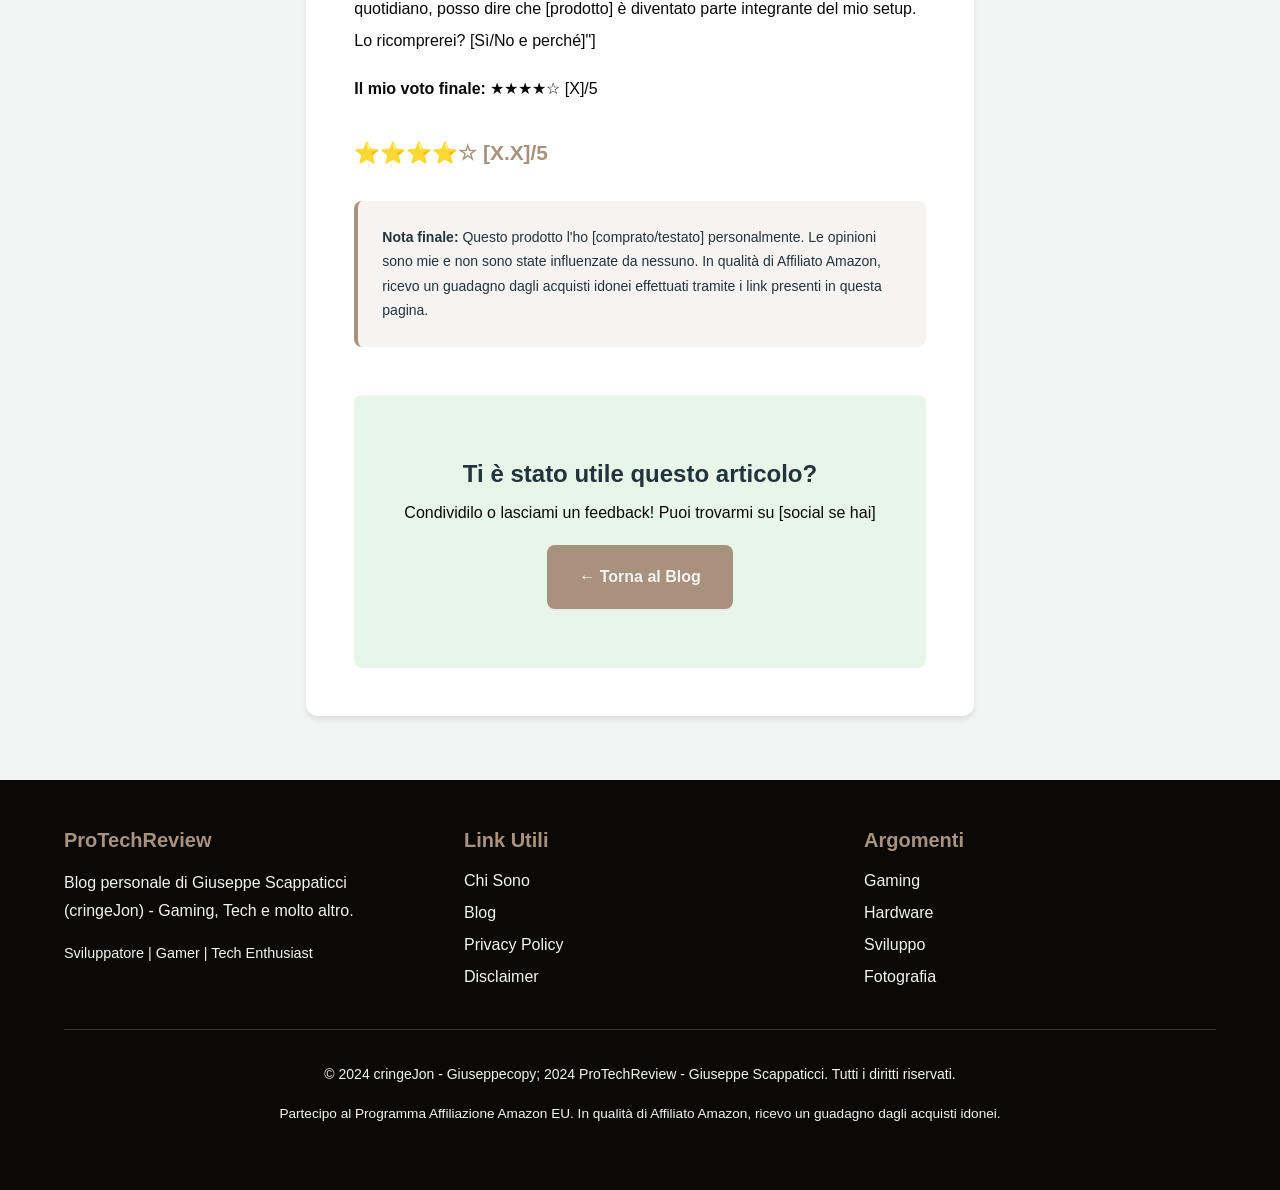
<file: TEMPLATE-NUOVO-ARTICOLO.html>
<!DOCTYPE html>
<html lang="it">
<head>
    <meta charset="UTF-8">
    <meta name="viewport" content="width=device-width, initial-scale=1.0">
    <meta name="description" content="[SCRIVI DESCRIZIONE ARTICOLO - 150 caratteri max]">
    <title>[TITOLO ARTICOLO] - ProTechReview</title>
    <link rel="stylesheet" href="css/style.css">
</head>
<body>
    <header>
        <nav class="container">
            <a href="index.html" class="logo">ProTechReview</a>
            <ul class="nav-links">
                <li><a href="index.html">Home</a></li>
                <li><a href="blog.html">Blog</a></li>
                <li><a href="about.html">Chi Sono</a></li>
                <li><a href="privacy.html">Privacy</a></li>
                <li><a href="disclaimer.html">Disclaimer</a></li>
                <li><button id="theme-toggle" class="theme-toggle">🌙 Dark</button></li>
            </ul>
        </nav>
    </header>

    <main class="container">
        <article>
            <!-- INTESTAZIONE ARTICOLO -->
            <h1>[TITOLO COMPLETO ARTICOLO]</h1>
            <p><em>di Giuseppe Scappaticci (cringeJon) • [DATA] • [CATEGORIA]</em></p>

            <!-- Immagine Hero (opzionale) -->
            <div class="product-hero">[EMOJI O IMMAGINE]</div>

            <!-- Disclaimer Affiliazione (OBBLIGATORIO se ci sono link Amazon) -->
            <div class="affiliate-notice">
                <strong>⚠️ Trasparenza:</strong> Questo articolo contiene link affiliati Amazon.
                Se acquisti tramite questi link, ricevo una piccola commissione che mi aiuta a
                mantenere il blog. In qualità di Affiliato Amazon, ricevo un guadagno dagli acquisti idonei.
            </div>

            <!-- INTRODUZIONE -->
            <p>
                [Scrivi un'introduzione personale. Usa la prima persona: "Ho testato...", "La mia esperienza...", "Dopo settimane di utilizzo..."]
            </p>

            <!-- SEZIONE 1: Contesto Personale -->
            <h2>La Mia Esperienza</h2>
            <p>
                [Racconta il PERCHÉ hai testato questo prodotto. Esempio:
                "Come sviluppatore, passo 8+ ore al giorno al computer. Avevo bisogno di un monitor che..."
                oppure "Durante una sessione di gaming di 6 ore, mi sono reso conto che..."]
            </p>

            <!-- SEZIONE 2: Specifiche/Caratteristiche -->
            <h2>Caratteristiche Principali</h2>
            <p>
                [Descrivi le caratteristiche principali del prodotto]
            </p>
            <ul>
                <li><strong>Caratteristica 1:</strong> Descrizione</li>
                <li><strong>Caratteristica 2:</strong> Descrizione</li>
                <li><strong>Caratteristica 3:</strong> Descrizione</li>
            </ul>

            <!-- LINK AMAZON 1 - METTI QUI IL TUO PRIMO LINK -->
            <div style="background: #f0f8ff; padding: 1.5rem; border-radius: 8px; margin: 2rem 0; text-align: center;">
                <p style="margin-bottom: 1rem; font-size: 1.1rem;">
                    <strong>Vuoi saperne di più?</strong>
                </p>
                <a href="https://www.amazon.it/dp/[ASIN-PRODOTTO]?tag=cringejon07-21"
                   class="btn"
                   target="_blank"
                   rel="nofollow noopener"
                   style="display: inline-block; font-size: 1.1rem; padding: 1rem 2rem;">
                   🛒 Vedi su Amazon.it
                </a>
                <p style="margin-top: 1rem; font-size: 0.9rem; color: #666;">
                    Link affiliato Amazon
                </p>
            </div>

            <!-- SEZIONE 3: Pro e Contro -->
            <h2>Pro e Contro</h2>
            <div class="pros-cons">
                <div class="pros">
                    <h3>👍 Cosa Mi è Piaciuto</h3>
                    <ul>
                        <li>[Pro 1]</li>
                        <li>[Pro 2]</li>
                        <li>[Pro 3]</li>
                    </ul>
                </div>
                <div class="cons">
                    <h3>👎 Cosa Potrebbe Essere Meglio</h3>
                    <ul>
                        <li>[Contro 1]</li>
                        <li>[Contro 2]</li>
                        <li>[Contro 3]</li>
                    </ul>
                </div>
            </div>

            <!-- SEZIONE 4: Test Reali -->
            <h2>I Miei Test</h2>
            <p>
                [Questa è la sezione PIÙ IMPORTANTE. Racconta test SPECIFICI che hai fatto.
                Esempi:
                - "Ho giocato a Cyberpunk 2077 per 20 ore con queste cuffie..."
                - "Ho compilato un progetto React enterprise con 1000+ file..."
                - "Ho scattato foto in condizioni di scarsa luminosità..."

                Sii SPECIFICO e PERSONALE. Amazon vuole vedere esperienza REALE.]
            </p>

            <h3>Scenario di Test 1</h3>
            <p>[Descrivi cosa hai fatto, cosa hai scoperto, risultati]</p>

            <h3>Scenario di Test 2</h3>
            <p>[Altro test specifico]</p>

            <!-- SEZIONE 5: Per Chi è Consigliato -->
            <h2>Per Chi è Perfetto Questo Prodotto?</h2>
            <p>
                Dopo averlo usato per [periodo], consiglio questo prodotto se:
            </p>
            <ul>
                <li><strong>Sei un...</strong> [tipo di utente]</li>
                <li><strong>Hai bisogno di...</strong> [esigenza specifica]</li>
                <li><strong>Cerchi...</strong> [caratteristica importante]</li>
            </ul>

            <h3>NON è Per Te Se...</h3>
            <ul>
                <li>[Limitazione 1]</li>
                <li>[Limitazione 2]</li>
            </ul>

            <!-- LINK AMAZON 2 - SECONDO LINK NELLA CONCLUSIONE -->
            <div style="background: #fff3cd; padding: 1.5rem; border-radius: 8px; margin: 2rem 0; text-align: center;">
                <p style="margin-bottom: 1rem; font-size: 1.1rem;">
                    <strong>Interessato? Controlla il prezzo attuale:</strong>
                </p>
                <a href="https://www.amazon.it/dp/[ASIN-PRODOTTO]?tag=cringejon07-21"
                   class="btn"
                   target="_blank"
                   rel="nofollow noopener"
                   style="display: inline-block; font-size: 1.1rem; padding: 1rem 2rem;">
                   💰 Vedi Prezzo su Amazon
                </a>
            </div>

            <!-- CONCLUSIONE -->
            <h2>Conclusione Personale</h2>
            <p>
                [Concludi con la TUA opinione finale. Esempio:
                "Dopo [tempo] di utilizzo quotidiano, posso dire che [prodotto] è diventato parte
                integrante del mio setup. Lo ricomprerei? [Sì/No e perché]"]
            </p>

            <p>
                <strong>Il mio voto finale:</strong> ★★★★☆ [X]/5
            </p>

            <!-- Rating personale -->
            <div class="rating" style="font-size: 1.3rem; margin: 2rem 0;">
                ⭐⭐⭐⭐☆ [X.X]/5
            </div>

            <!-- Disclaimer finale -->
            <div class="affiliate-notice">
                <strong>Nota finale:</strong> Questo prodotto l'ho [comprato/testato] personalmente.
                Le opinioni sono mie e non sono state influenzate da nessuno. In qualità di Affiliato Amazon,
                ricevo un guadagno dagli acquisti idonei effettuati tramite i link presenti in questa pagina.
            </div>

            <!-- Call to Action -->
            <div style="background: #e8f5e9; padding: 2rem; border-radius: 8px; margin-top: 3rem; text-align: center;">
                <h3>Ti è stato utile questo articolo?</h3>
                <p>Condividilo o lasciami un feedback! Puoi trovarmi su [social se hai]</p>
                <p style="margin-top: 1rem;">
                    <a href="blog.html" class="btn">← Torna al Blog</a>
                </p>
            </div>
        </article>
    </main>

    <footer>
        <div class="container">
            <div class="footer-content">
                <div class="footer-section">
                    <h3>ProTechReview</h3>
                    <p>Blog personale di Giuseppe Scappaticci (cringeJon) - Gaming, Tech e molto altro.</p>
                    <p style="margin-top: 1rem; font-size: 0.9rem;">Sviluppatore | Gamer | Tech Enthusiast</p>
                </div>
                <div class="footer-section">
                    <h3>Link Utili</h3>
                    <ul>
                        <li><a href="about.html">Chi Sono</a></li>
                        <li><a href="blog.html">Blog</a></li>
                        <li><a href="privacy.html">Privacy Policy</a></li>
                        <li><a href="disclaimer.html">Disclaimer</a></li>
                    </ul>
                </div>
                <div class="footer-section">
                    <h3>Argomenti</h3>
                    <ul>
                        <li><a href="blog.html">Gaming</a></li>
                        <li><a href="blog.html">Hardware</a></li>
                        <li><a href="blog.html">Sviluppo</a></li>
                        <li><a href="blog.html">Fotografia</a></li>
                    </ul>
                </div>
            </div>
            <div class="footer-bottom">
                <p>&copy; 2024 cringeJon - Giuseppecopy; 2024 ProTechReview - Giuseppe Scappaticci. Tutti i diritti riservati.</p>
                <p style="margin-top: 0.5rem; font-size: 0.85rem;">
                    Partecipo al Programma Affiliazione Amazon EU. In qualità di Affiliato Amazon,
                    ricevo un guadagno dagli acquisti idonei.
                </p>
            </div>
        </div>
    </footer>

    <button id="scroll-to-top" class="scroll-to-top" aria-label="Torna su">↑</button>
    <script src="js/main.js"></script>
</body>
</html>

<!--
═══════════════════════════════════════════════════════
📝 ISTRUZIONI PER USARE QUESTO TEMPLATE
═══════════════════════════════════════════════════════

1. COPIA questo file e rinominalo con il nome del tuo articolo
   Esempio: "ps5-vs-xbox-series-x.html"

2. SOSTITUISCI tutti i [PLACEHOLDER] con il tuo contenuto:
   - [TITOLO ARTICOLO]
   - [DATA]
   - [CATEGORIA]
   - [ASIN-PRODOTTO] ← IMPORTANTISSIMO!

3. SCRIVI in PRIMA PERSONA:
   ✅ "Ho testato per 3 settimane..."
   ✅ "La mia esperienza..."
   ✅ "Dopo 100 ore di gaming..."
   ❌ "Abbiamo testato..."
   ❌ "Il team ha..."

4. SII SPECIFICO nei test:
   ✅ "Ho giocato a God of War Ragnarök per 15 ore..."
   ✅ "Compilando un progetto con 1500 file TypeScript..."
   ❌ "Ho testato vari giochi..."
   ❌ "Funziona bene..."

5. AGGIUNGI LINK AMAZON REALI:
   - Trova il prodotto su Amazon.it
   - Copia l'ASIN (codice prodotto)
   - Sostituisci [ASIN-PRODOTTO] nel link
   - Usa sempre: ?tag=cringejon07-21

6. SALVA il file nella cartella principale del sito

7. AGGIUNGI il link al nuovo articolo in blog.html:
   ```html
   <div class="product-card">
       <div class="product-image">[emoji]</div>
       <div class="product-content">
           <h3>[Titolo]</h3>
           <p><em>[Categoria] • [Data]</em></p>
           <p>[Breve descrizione]</p>
           <a href="nome-tuo-articolo.html" class="btn">Leggi</a>
       </div>
   </div>
   ```

═══════════════════════════════════════════════════════
💡 CONSIGLI PER CONTENUTI AUTENTICI
═══════════════════════════════════════════════════════

1. Racconta STORIE REALI
   "Durante una maratona di Elden Ring, ho notato che..."
   "Mentre sviluppavo un'app React, ho apprezzato..."

2. Usa NUMERI SPECIFICI
   "Dopo 47 ore di gaming..."
   "Compilando un progetto da 2GB..."
   "FPS stabili a 144 in Cyberpunk..."

3. Aggiungi DETTAGLI PERSONALI
   "Nel mio setup gaming con..."
   "Combinato con il mio monitor LG..."
   "Comparato con le mie vecchie Sony..."

4. Sii ONESTO sui difetti
   "Purtroppo, ho notato che sotto stress..."
   "L'unico problema che ho riscontrato..."

5. FAI CONFRONTI
   "Rispetto alle precedenti XM4..."
   "A differenza del mio MacBook..."

Ricorda: Amazon vuole vedere che SEI UN UTENTE REALE
che condivide esperienze GENUINE!
-->
</file>
<file: css/style.css>
/* ============================================
   CRINGEJ ON - UI/UX OPTIMIZED STYLESHEET
   Following UI/UX Best Practices
   ============================================ */

/* Global Resets */
* {
    margin: 0;
    padding: 0;
    box-sizing: border-box;
}

*:focus {
    outline: none; /* Will be replaced with custom focus styles */
}

/* ============================================
   CSS VARIABLES & DESIGN TOKENS
   8px spacing grid system
   ============================================ */
:root {
    /* Color Palette */
    --black: #0a0908;
    --jet-black: #22333b;
    --white-smoke: #f2f4f3;
    --dusty-taupe: #a9927d;
    --stone-brown: #5e503f;

    /* Spacing Scale (8px grid) */
    --space-xs: 0.25rem;   /* 4px */
    --space-sm: 0.5rem;    /* 8px */
    --space-md: 1rem;      /* 16px */
    --space-lg: 1.5rem;    /* 24px */
    --space-xl: 2rem;      /* 32px */
    --space-2xl: 3rem;     /* 48px */
    --space-3xl: 4rem;     /* 64px */

    /* Typography Scale */
    --font-xs: 0.75rem;    /* 12px */
    --font-sm: 0.875rem;   /* 14px */
    --font-base: 1rem;     /* 16px */
    --font-md: 1.125rem;   /* 18px */
    --font-lg: 1.25rem;    /* 20px */
    --font-xl: 1.5rem;     /* 24px */
    --font-2xl: 2rem;      /* 32px */
    --font-3xl: 2.5rem;    /* 40px */

    /* Line Heights */
    --line-tight: 1.25;
    --line-normal: 1.5;
    --line-relaxed: 1.75;
    --line-loose: 2;

    /* Border Radius */
    --radius-sm: 4px;
    --radius-md: 8px;
    --radius-lg: 12px;
    --radius-full: 9999px;

    /* Shadows */
    --shadow-sm: 0 1px 2px 0 rgba(0, 0, 0, 0.05);
    --shadow-md: 0 4px 6px -1px rgba(0, 0, 0, 0.1);
    --shadow-lg: 0 10px 15px -3px rgba(0, 0, 0, 0.1);
    --shadow-xl: 0 20px 25px -5px rgba(0, 0, 0, 0.1);

    /* Transitions */
    --transition-fast: 150ms ease;
    --transition-base: 250ms ease;
    --transition-slow: 350ms ease;

    /* Z-index scale */
    --z-dropdown: 1000;
    --z-sticky: 1020;
    --z-fixed: 1030;
    --z-modal-backdrop: 1040;
    --z-modal: 1050;
    --z-popover: 1060;
    --z-tooltip: 1070;

    /* Light Mode Theme */
    --bg-color: var(--white-smoke);
    --bg-secondary: #ffffff;
    --text-color: var(--black);
    --text-secondary: var(--jet-black);
    --text-muted: var(--stone-brown);
    --primary-color: var(--dusty-taupe);
    --primary-hover: #9a8370;
    --accent-color: var(--stone-brown);
    --accent-hover: #4d4032;
    --border-color: #d0d0d0;
    --card-bg: #ffffff;
    --card-shadow: rgba(10, 9, 8, 0.1);
    --focus-ring: rgba(169, 146, 125, 0.5);
    --hero-gradient-start: var(--jet-black);
    --hero-gradient-end: var(--stone-brown);
    --success-color: #10b981;
    --error-color: #ef4444;
    --warning-color: #f59e0b;
}

/* Dark Mode Theme */
[data-theme="dark"] {
    --bg-color: var(--black);
    --bg-secondary: var(--jet-black);
    --text-color: var(--white-smoke);
    --text-secondary: #e0e0e0;
    --text-muted: var(--dusty-taupe);
    --primary-color: var(--dusty-taupe);
    --primary-hover: #baa594;
    --accent-color: var(--stone-brown);
    --accent-hover: #6e5e4f;
    --border-color: #3a3a3a;
    --card-bg: var(--jet-black);
    --card-shadow: rgba(242, 244, 243, 0.05);
    --focus-ring: rgba(169, 146, 125, 0.6);
}

/* ============================================
   TYPOGRAPHY
   Clear hierarchy and readability
   ============================================ */
body {
    font-family: -apple-system, BlinkMacSystemFont, 'Segoe UI', 'Roboto', 'Oxygen', 'Ubuntu', 'Cantarell', 'Helvetica Neue', sans-serif;
    font-size: var(--font-base);
    line-height: var(--line-normal);
    color: var(--text-color);
    background-color: var(--bg-color);
    transition: background-color var(--transition-base), color var(--transition-base);
    -webkit-font-smoothing: antialiased;
    -moz-osx-font-smoothing: grayscale;
}

h1, h2, h3, h4, h5, h6 {
    font-weight: 700;
    line-height: var(--line-tight);
    color: var(--text-color);
    margin-bottom: var(--space-md);
    transition: color var(--transition-base);
}

h1 { font-size: var(--font-3xl); letter-spacing: -0.025em; }
h2 { font-size: var(--font-2xl); letter-spacing: -0.015em; }
h3 { font-size: var(--font-xl); }
h4 { font-size: var(--font-lg); }

p {
    margin-bottom: var(--space-md);
    line-height: var(--line-relaxed);
}

/* ============================================
   LAYOUT
   ============================================ */
.container {
    width: 100%;
    max-width: 1200px;
    margin: 0 auto;
    padding: 0 var(--space-lg);
}

/* ============================================
   HEADER & NAVIGATION
   Sticky header with smooth transitions
   ============================================ */
header {
    background-color: var(--bg-secondary);
    box-shadow: var(--shadow-sm);
    position: sticky;
    top: 0;
    z-index: var(--z-sticky);
    transition: all var(--transition-base);
    backdrop-filter: blur(10px);
}

header:hover {
    box-shadow: var(--shadow-md);
}

nav {
    display: flex;
    justify-content: space-between;
    align-items: center;
    padding: var(--space-md) 0;
    gap: var(--space-xl);
}

.logo {
    font-size: var(--font-xl);
    font-weight: 700;
    color: var(--primary-color);
    text-decoration: none;
    transition: all var(--transition-base);
    letter-spacing: -0.02em;
}

.logo:hover {
    color: var(--primary-hover);
    transform: scale(1.02);
}

.logo:focus-visible {
    outline: 2px solid var(--focus-ring);
    outline-offset: 4px;
    border-radius: var(--radius-sm);
}

.nav-links {
    display: flex;
    list-style: none;
    gap: var(--space-xl);
    align-items: center;
    flex-wrap: wrap;
}

.nav-links a {
    color: var(--text-color);
    text-decoration: none;
    font-weight: 500;
    position: relative;
    padding: var(--space-xs) var(--space-sm);
    transition: color var(--transition-fast);
}

/* Underline animation on hover */
.nav-links a::after {
    content: '';
    position: absolute;
    bottom: 0;
    left: 50%;
    transform: translateX(-50%);
    width: 0;
    height: 2px;
    background-color: var(--primary-color);
    transition: width var(--transition-base);
}

.nav-links a:hover::after {
    width: 80%;
}

.nav-links a:hover {
    color: var(--primary-color);
}

.nav-links a:focus-visible {
    outline: 2px solid var(--focus-ring);
    outline-offset: 4px;
    border-radius: var(--radius-sm);
}

.nav-links a:active {
    transform: scale(0.98);
}

/* ============================================
   BUTTONS
   All interactive states + accessibility
   ============================================ */
.btn,
button:not(.theme-toggle):not(.scroll-to-top) {
    display: inline-block;
    padding: var(--space-md) var(--space-xl);
    background-color: var(--primary-color);
    color: var(--bg-color);
    text-decoration: none;
    border-radius: var(--radius-md);
    border: none;
    font-weight: 600;
    font-size: var(--font-base);
    cursor: pointer;
    transition: all var(--transition-base);
    box-shadow: var(--shadow-sm);
    /* Minimum touch target size */
    min-height: 44px;
    min-width: 44px;
    text-align: center;
    position: relative;
    overflow: hidden;
}

.btn:hover,
button:not(.theme-toggle):not(.scroll-to-top):hover {
    background-color: var(--primary-hover);
    transform: translateY(-2px);
    box-shadow: var(--shadow-md);
}

.btn:focus-visible,
button:focus-visible {
    outline: 3px solid var(--focus-ring);
    outline-offset: 2px;
}

.btn:active,
button:not(.theme-toggle):not(.scroll-to-top):active {
    transform: translateY(0);
    box-shadow: var(--shadow-sm);
}

.btn:disabled,
button:disabled {
    opacity: 0.5;
    cursor: not-allowed;
    transform: none;
}

/* Ripple effect on click */
.btn::before,
button::before {
    content: '';
    position: absolute;
    top: 50%;
    left: 50%;
    width: 0;
    height: 0;
    border-radius: 50%;
    background: rgba(255, 255, 255, 0.5);
    transform: translate(-50%, -50%);
    transition: width var(--transition-slow), height var(--transition-slow);
}

.btn:active::before,
button:active::before {
    width: 300px;
    height: 300px;
    transition: width 0s, height 0s;
}

/* ============================================
   THEME TOGGLE BUTTON
   Enhanced with better states
   ============================================ */
.theme-toggle {
    background: none;
    border: 2px solid var(--primary-color);
    color: var(--primary-color);
    cursor: pointer;
    padding: var(--space-sm) var(--space-lg);
    border-radius: var(--radius-full);
    font-size: var(--font-sm);
    font-weight: 600;
    display: flex;
    align-items: center;
    gap: var(--space-sm);
    transition: all var(--transition-base);
    min-height: 44px;
    white-space: nowrap;
}

.theme-toggle:hover {
    background-color: var(--primary-color);
    color: var(--bg-color);
    transform: scale(1.05);
}

.theme-toggle:focus-visible {
    outline: 3px solid var(--focus-ring);
    outline-offset: 2px;
}

.theme-toggle:active {
    transform: scale(0.98);
}

/* ============================================
   HERO SECTION
   ============================================ */
.hero {
    background: linear-gradient(135deg, var(--hero-gradient-start), var(--hero-gradient-end));
    color: var(--white-smoke);
    text-align: center;
    padding: var(--space-3xl) 0;
    margin-bottom: var(--space-2xl);
    position: relative;
    overflow: hidden;
}

/* Subtle animation on hero */
.hero::before {
    content: '';
    position: absolute;
    top: -50%;
    left: -50%;
    width: 200%;
    height: 200%;
    background: radial-gradient(circle, rgba(169, 146, 125, 0.1) 0%, transparent 70%);
    animation: heroGlow 15s ease-in-out infinite;
}

@keyframes heroGlow {
    0%, 100% { transform: translate(0, 0) scale(1); }
    50% { transform: translate(10%, 10%) scale(1.1); }
}

.hero h1 {
    font-size: clamp(var(--font-2xl), 5vw, var(--font-3xl));
    margin-bottom: var(--space-lg);
    position: relative;
    z-index: 1;
}

.hero p {
    font-size: clamp(var(--font-base), 2.5vw, var(--font-lg));
    max-width: 600px;
    margin: 0 auto;
    line-height: var(--line-relaxed);
    position: relative;
    z-index: 1;
}

/* ============================================
   MAIN CONTENT
   ============================================ */
main {
    min-height: calc(100vh - 400px);
    padding: var(--space-xl) 0;
}

/* ============================================
   PRODUCT GRID & CARDS
   Enhanced hover effects & accessibility
   ============================================ */
.product-grid {
    display: grid;
    grid-template-columns: repeat(auto-fit, minmax(300px, 1fr));
    gap: var(--space-xl);
    margin: var(--space-xl) 0;
}

.product-card {
    background: var(--card-bg);
    border-radius: var(--radius-lg);
    overflow: hidden;
    box-shadow: var(--shadow-md);
    transition: all var(--transition-base);
    border: 1px solid transparent;
}

.product-card:hover {
    transform: translateY(-8px);
    box-shadow: var(--shadow-xl);
    border-color: var(--primary-color);
}

.product-card:focus-within {
    outline: 3px solid var(--focus-ring);
    outline-offset: 2px;
}

.product-image {
    width: 100%;
    height: 250px;
    background-color: var(--bg-color);
    display: flex;
    align-items: center;
    justify-content: center;
    font-size: 3rem;
    transition: all var(--transition-base);
    position: relative;
    overflow: hidden;
}

.product-card:hover .product-image {
    transform: scale(1.05);
}

.product-content {
    padding: var(--space-lg);
}

.product-content h3 {
    margin-bottom: var(--space-sm);
    color: var(--text-color);
    font-size: var(--font-lg);
    line-height: var(--line-tight);
    transition: color var(--transition-base);
}

.product-content p {
    color: var(--text-muted);
    margin-bottom: var(--space-md);
    line-height: var(--line-relaxed);
    transition: color var(--transition-base);
}

/* ============================================
   ARTICLE STYLES
   Optimized for readability
   ============================================ */
article {
    background: var(--card-bg);
    padding: var(--space-2xl);
    border-radius: var(--radius-lg);
    margin-bottom: var(--space-xl);
    box-shadow: var(--shadow-md);
    transition: background-color var(--transition-base);
    max-width: 75ch; /* Optimal line length for reading */
    margin-left: auto;
    margin-right: auto;
}

article h1 {
    color: var(--text-color);
    margin-bottom: var(--space-lg);
    line-height: var(--line-tight);
}

article h2 {
    color: var(--text-color);
    margin-top: var(--space-2xl);
    margin-bottom: var(--space-md);
}

article h3 {
    color: var(--text-secondary);
    margin-top: var(--space-xl);
    margin-bottom: var(--space-sm);
}

article p {
    margin-bottom: var(--space-md);
    line-height: var(--line-loose);
    color: var(--text-color);
}

article ul, article ol {
    margin-left: var(--space-xl);
    margin-bottom: var(--space-md);
}

article li {
    margin-bottom: var(--space-sm);
    color: var(--text-color);
    line-height: var(--line-relaxed);
}

/* Link styles with underline animation */
article a {
    color: var(--primary-color);
    text-decoration: none;
    position: relative;
    font-weight: 500;
    transition: color var(--transition-fast);
}

article a::after {
    content: '';
    position: absolute;
    bottom: -2px;
    left: 0;
    width: 100%;
    height: 2px;
    background-color: var(--primary-color);
    opacity: 0.3;
    transition: opacity var(--transition-fast);
}

article a:hover {
    color: var(--accent-color);
}

article a:hover::after {
    opacity: 1;
}

article a:focus-visible {
    outline: 2px solid var(--focus-ring);
    outline-offset: 2px;
    border-radius: var(--radius-sm);
}

/* ============================================
   PRODUCT HERO
   ============================================ */
.product-hero {
    background-color: var(--bg-color);
    height: 400px;
    display: flex;
    align-items: center;
    justify-content: center;
    font-size: 4rem;
    margin-bottom: var(--space-xl);
    border-radius: var(--radius-lg);
    transition: all var(--transition-base);
    box-shadow: var(--shadow-sm);
}

/* ============================================
   RATINGS
   ============================================ */
.rating {
    color: var(--primary-color);
    font-size: var(--font-lg);
    margin: var(--space-md) 0;
    font-weight: 600;
}

/* ============================================
   PROS & CONS
   Enhanced visual hierarchy
   ============================================ */
.pros-cons {
    display: grid;
    grid-template-columns: 1fr 1fr;
    gap: var(--space-xl);
    margin: var(--space-xl) 0;
}

.pros, .cons {
    padding: var(--space-lg);
    border-radius: var(--radius-lg);
    transition: all var(--transition-base);
    box-shadow: var(--shadow-sm);
}

.pros {
    background-color: rgba(16, 185, 129, 0.05);
    border-left: 4px solid var(--success-color);
}

.cons {
    background-color: rgba(239, 68, 68, 0.05);
    border-left: 4px solid var(--error-color);
}

.pros:hover, .cons:hover {
    box-shadow: var(--shadow-md);
    transform: translateY(-2px);
}

.pros h3, .cons h3 {
    margin-top: 0;
    color: var(--text-color);
    display: flex;
    align-items: center;
    gap: var(--space-sm);
}

.pros ul, .cons ul {
    margin-left: var(--space-lg);
}

/* ============================================
   AFFILIATE NOTICE
   Clear and compliant
   ============================================ */
.affiliate-notice {
    background-color: rgba(169, 146, 125, 0.1);
    border-left: 4px solid var(--primary-color);
    padding: var(--space-lg);
    margin: var(--space-xl) 0;
    border-radius: var(--radius-md);
    font-size: var(--font-sm);
    color: var(--text-secondary);
    transition: all var(--transition-base);
    line-height: var(--line-relaxed);
}

/* ============================================
   SCROLL TO TOP BUTTON
   Enhanced with better feedback
   ============================================ */
.scroll-to-top {
    position: fixed;
    bottom: var(--space-xl);
    right: var(--space-xl);
    width: 56px;
    height: 56px;
    background-color: var(--primary-color);
    color: var(--bg-color);
    border: none;
    border-radius: 50%;
    cursor: pointer;
    display: none;
    align-items: center;
    justify-content: center;
    font-size: var(--font-xl);
    box-shadow: var(--shadow-lg);
    transition: all var(--transition-base);
    z-index: var(--z-fixed);
}

.scroll-to-top:hover {
    background-color: var(--accent-color);
    transform: translateY(-4px);
    box-shadow: var(--shadow-xl);
}

.scroll-to-top:focus-visible {
    outline: 3px solid var(--focus-ring);
    outline-offset: 2px;
}

.scroll-to-top:active {
    transform: translateY(-2px);
}

.scroll-to-top.visible {
    display: flex;
    animation: fadeInUp var(--transition-base);
}

@keyframes fadeInUp {
    from {
        opacity: 0;
        transform: translateY(20px);
    }
    to {
        opacity: 1;
        transform: translateY(0);
    }
}

/* ============================================
   FOOTER
   ============================================ */
footer {
    background-color: var(--text-color);
    color: var(--white-smoke);
    padding: var(--space-2xl) 0;
    margin-top: var(--space-3xl);
    transition: background-color var(--transition-base);
}

[data-theme="dark"] footer {
    background-color: var(--jet-black);
    border-top: 1px solid var(--border-color);
}

.footer-content {
    display: flex;
    justify-content: space-between;
    flex-wrap: wrap;
    gap: var(--space-2xl);
}

.footer-section {
    flex: 1;
    min-width: 250px;
}

.footer-section h3 {
    margin-bottom: var(--space-md);
    color: var(--primary-color);
    font-size: var(--font-lg);
}

.footer-section ul {
    list-style: none;
}

.footer-section ul li {
    margin-bottom: var(--space-sm);
}

.footer-section a {
    color: var(--white-smoke);
    text-decoration: none;
    transition: all var(--transition-fast);
    display: inline-block;
}

.footer-section a:hover {
    color: var(--primary-color);
    transform: translateX(4px);
}

.footer-section a:focus-visible {
    outline: 2px solid var(--focus-ring);
    outline-offset: 2px;
    border-radius: var(--radius-sm);
}

.footer-bottom {
    text-align: center;
    margin-top: var(--space-xl);
    padding-top: var(--space-xl);
    border-top: 1px solid rgba(242, 244, 243, 0.2);
    font-size: var(--font-sm);
    color: var(--white-smoke);
    line-height: var(--line-relaxed);
}

/* ============================================
   LOADING STATE
   Skeleton loaders for better UX
   ============================================ */
.skeleton {
    background: linear-gradient(90deg,
        var(--bg-color) 25%,
        var(--border-color) 50%,
        var(--bg-color) 75%
    );
    background-size: 200% 100%;
    animation: skeleton-loading 1.5s ease-in-out infinite;
    border-radius: var(--radius-md);
}

@keyframes skeleton-loading {
    0% { background-position: 200% 0; }
    100% { background-position: -200% 0; }
}

.skeleton-text {
    height: 1rem;
    margin-bottom: var(--space-sm);
}

.skeleton-title {
    height: 2rem;
    margin-bottom: var(--space-md);
}

/* ============================================
   ACCESSIBILITY
   Focus visible & reduced motion
   ============================================ */

/* Better focus indicators for keyboard navigation */
:focus-visible {
    outline: 3px solid var(--focus-ring);
    outline-offset: 2px;
}

/* Skip to main content link */
.skip-to-main {
    position: absolute;
    top: -40px;
    left: 0;
    background: var(--primary-color);
    color: var(--bg-color);
    padding: var(--space-sm) var(--space-md);
    text-decoration: none;
    border-radius: var(--radius-sm);
    z-index: var(--z-tooltip);
}

.skip-to-main:focus {
    top: var(--space-sm);
}

/* Respect user's motion preferences */
@media (prefers-reduced-motion: reduce) {
    *,
    *::before,
    *::after {
        animation-duration: 0.01ms !important;
        animation-iteration-count: 1 !important;
        transition-duration: 0.01ms !important;
    }
}

/* High contrast mode support */
@media (prefers-contrast: high) {
    :root {
        --border-color: #000000;
    }

    [data-theme="dark"] {
        --border-color: #ffffff;
    }

    .btn, button {
        border: 2px solid currentColor;
    }
}

/* ============================================
   RESPONSIVE DESIGN
   Mobile-first approach
   ============================================ */

/* Tablet */
@media (max-width: 768px) {
    :root {
        --font-3xl: 2rem;
        --font-2xl: 1.75rem;
    }

    nav {
        flex-direction: column;
        gap: var(--space-md);
    }

    .nav-links {
        flex-wrap: wrap;
        justify-content: center;
        gap: var(--space-md);
    }

    .hero {
        padding: var(--space-xl) 0;
    }

    .product-grid {
        grid-template-columns: 1fr;
        gap: var(--space-lg);
    }

    .pros-cons {
        grid-template-columns: 1fr;
        gap: var(--space-lg);
    }

    article {
        padding: var(--space-lg);
    }

    .footer-content {
        flex-direction: column;
        gap: var(--space-xl);
    }

    .scroll-to-top {
        bottom: var(--space-lg);
        right: var(--space-lg);
        width: 48px;
        height: 48px;
    }
}

/* Mobile */
@media (max-width: 480px) {
    :root {
        --font-3xl: 1.75rem;
        --font-2xl: 1.5rem;
    }

    .container {
        padding: 0 var(--space-md);
    }

    .nav-links {
        gap: var(--space-sm);
        font-size: var(--font-sm);
    }

    .btn {
        padding: var(--space-sm) var(--space-md);
        font-size: var(--font-sm);
    }

    article {
        padding: var(--space-md);
    }
}

/* Large screens - prevent excessive line length */
@media (min-width: 1400px) {
    .container {
        max-width: 1280px;
    }

    article {
        max-width: 70ch;
    }
}

/* ============================================
   PRINT STYLES
   Clean print output
   ============================================ */
@media print {
    .scroll-to-top,
    .theme-toggle,
    header,
    footer,
    .btn {
        display: none;
    }

    body {
        background: white;
        color: black;
    }

    article {
        box-shadow: none;
        padding: 0;
    }

    a {
        text-decoration: underline;
    }

    a[href^="http"]:after {
        content: " (" attr(href) ")";
    }
}

/* ============================================
   UTILITY CLASSES
   ============================================ */

/* Spacing utilities */
.mt-0 { margin-top: 0; }
.mt-1 { margin-top: var(--space-sm); }
.mt-2 { margin-top: var(--space-md); }
.mt-3 { margin-top: var(--space-lg); }
.mt-4 { margin-top: var(--space-xl); }

.mb-0 { margin-bottom: 0; }
.mb-1 { margin-bottom: var(--space-sm); }
.mb-2 { margin-bottom: var(--space-md); }
.mb-3 { margin-bottom: var(--space-lg); }
.mb-4 { margin-bottom: var(--space-xl); }

/* Text utilities */
.text-center { text-align: center; }
.text-muted { color: var(--text-muted); }
.font-bold { font-weight: 700; }

/* Display utilities */
.d-none { display: none; }
.d-block { display: block; }
.d-flex { display: flex; }

/* Screen reader only */
.sr-only {
    position: absolute;
    width: 1px;
    height: 1px;
    padding: 0;
    margin: -1px;
    overflow: hidden;
    clip: rect(0, 0, 0, 0);
    white-space: nowrap;
    border-width: 0;
}
</file>
